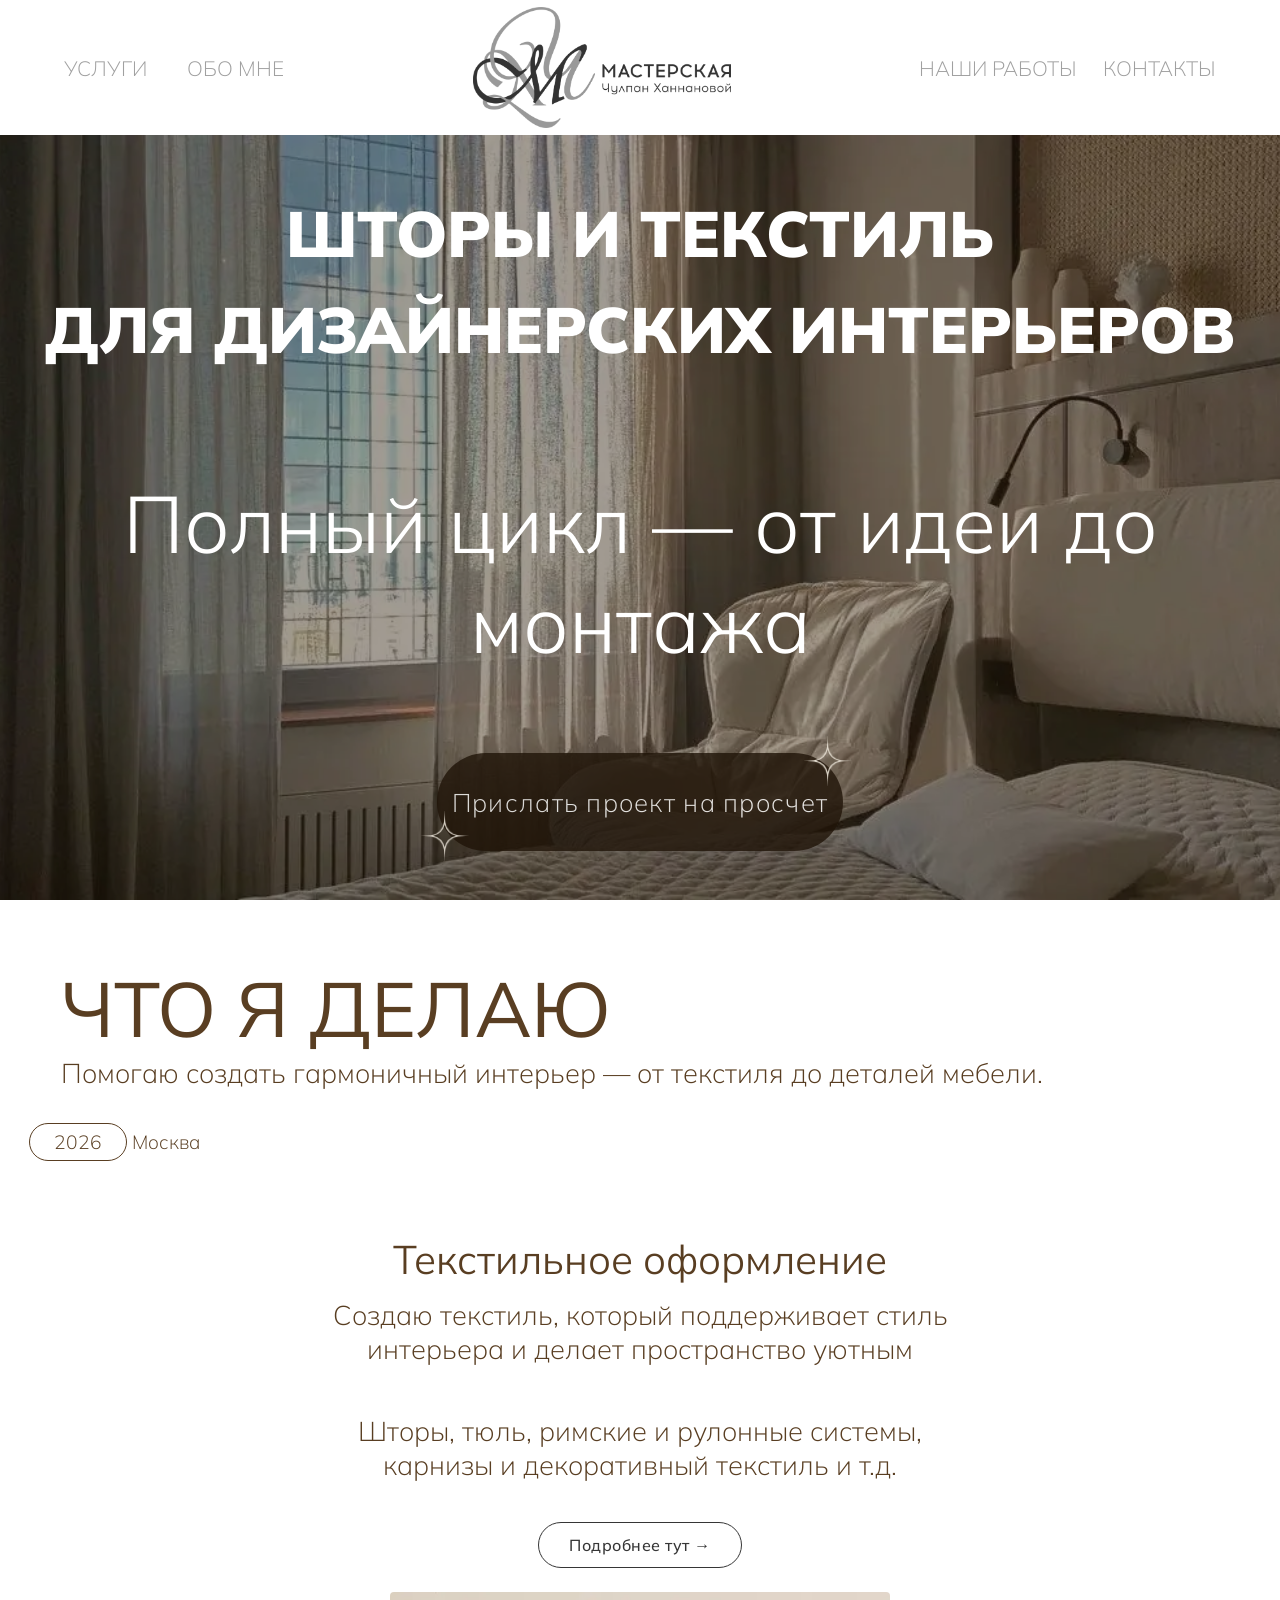
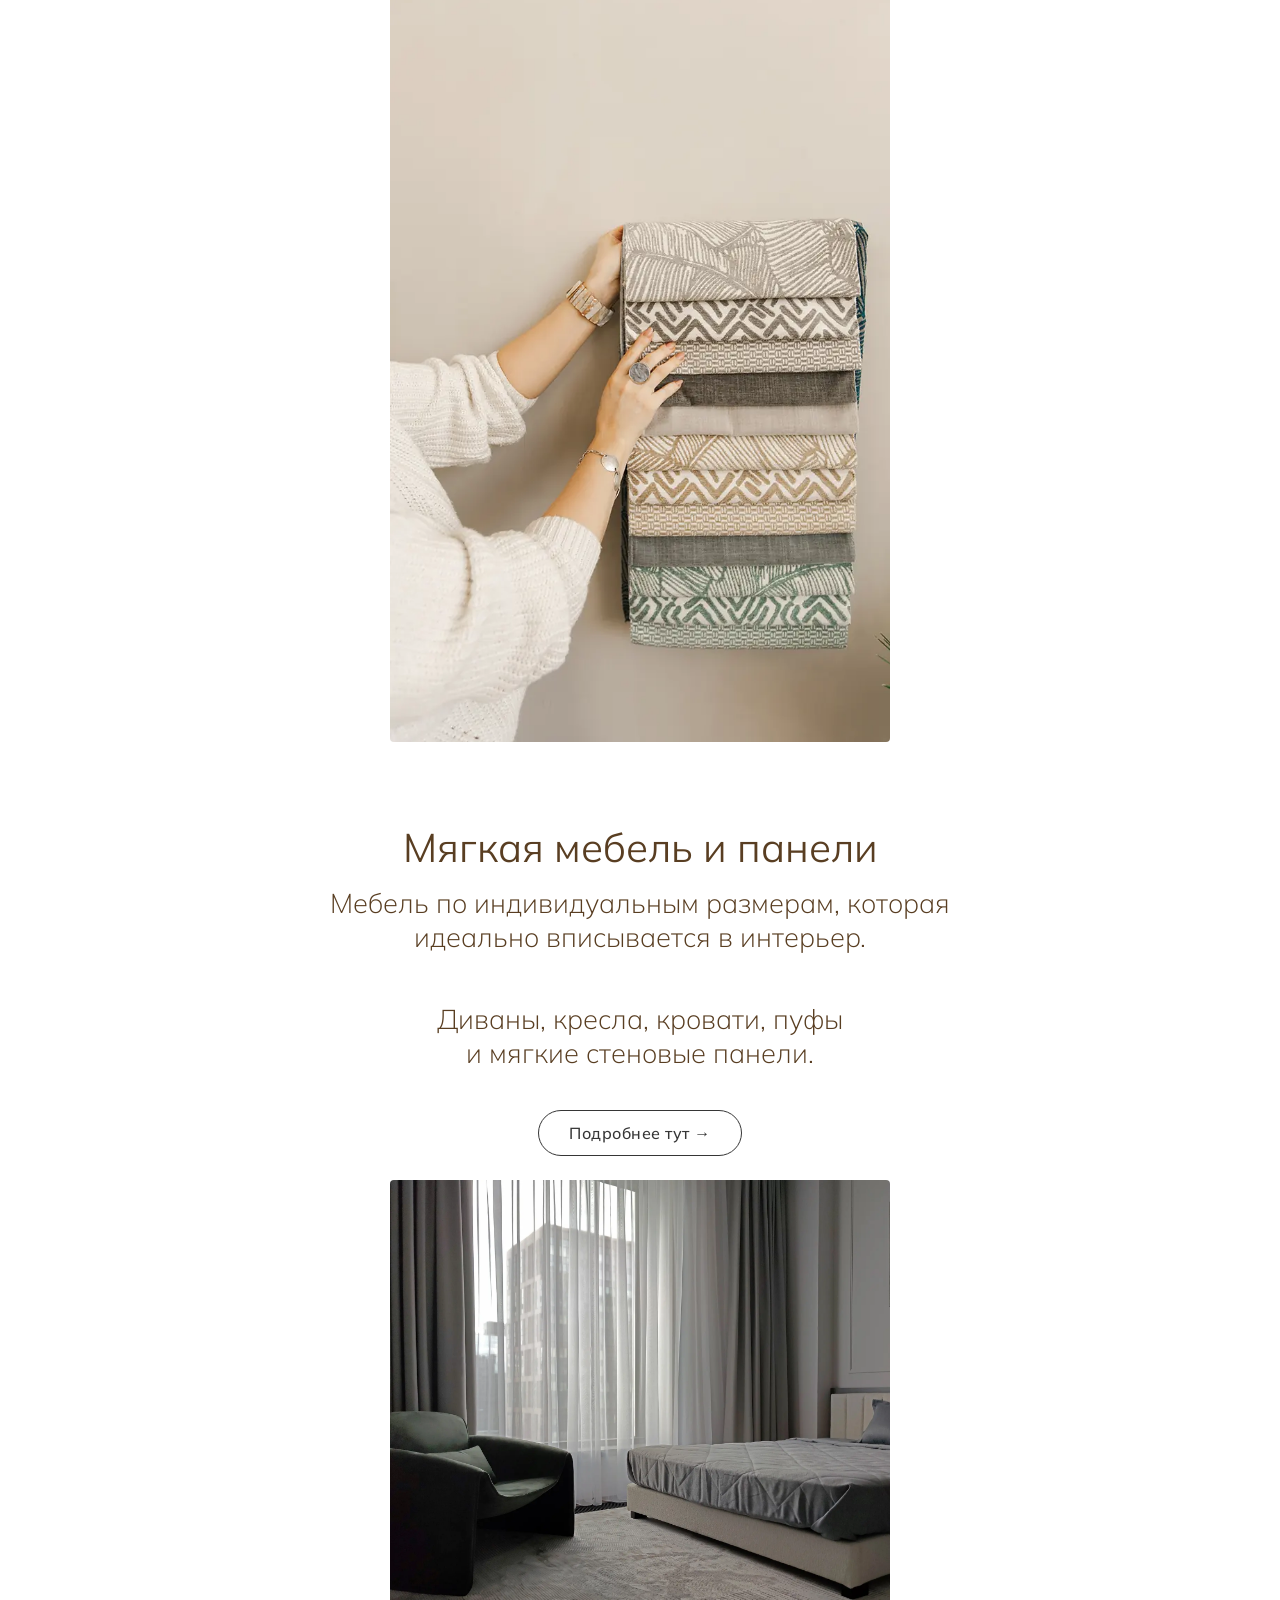
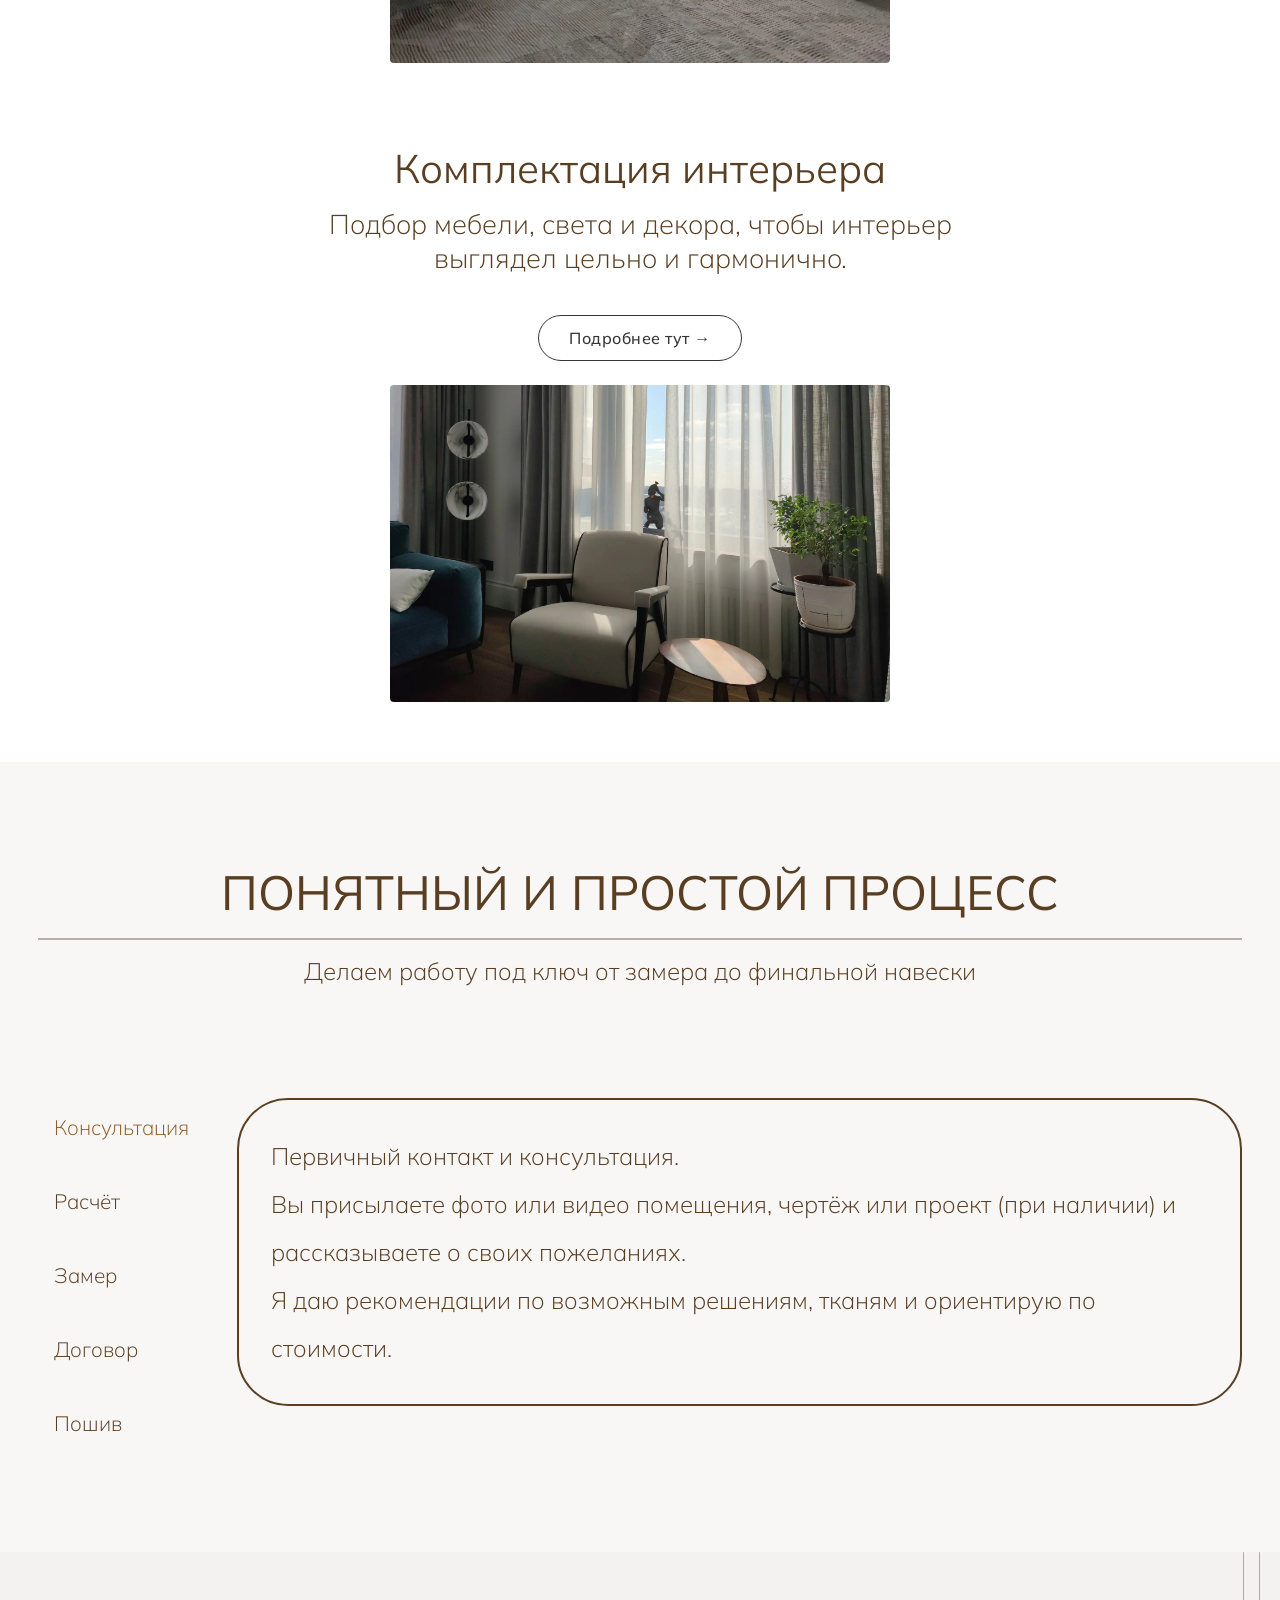
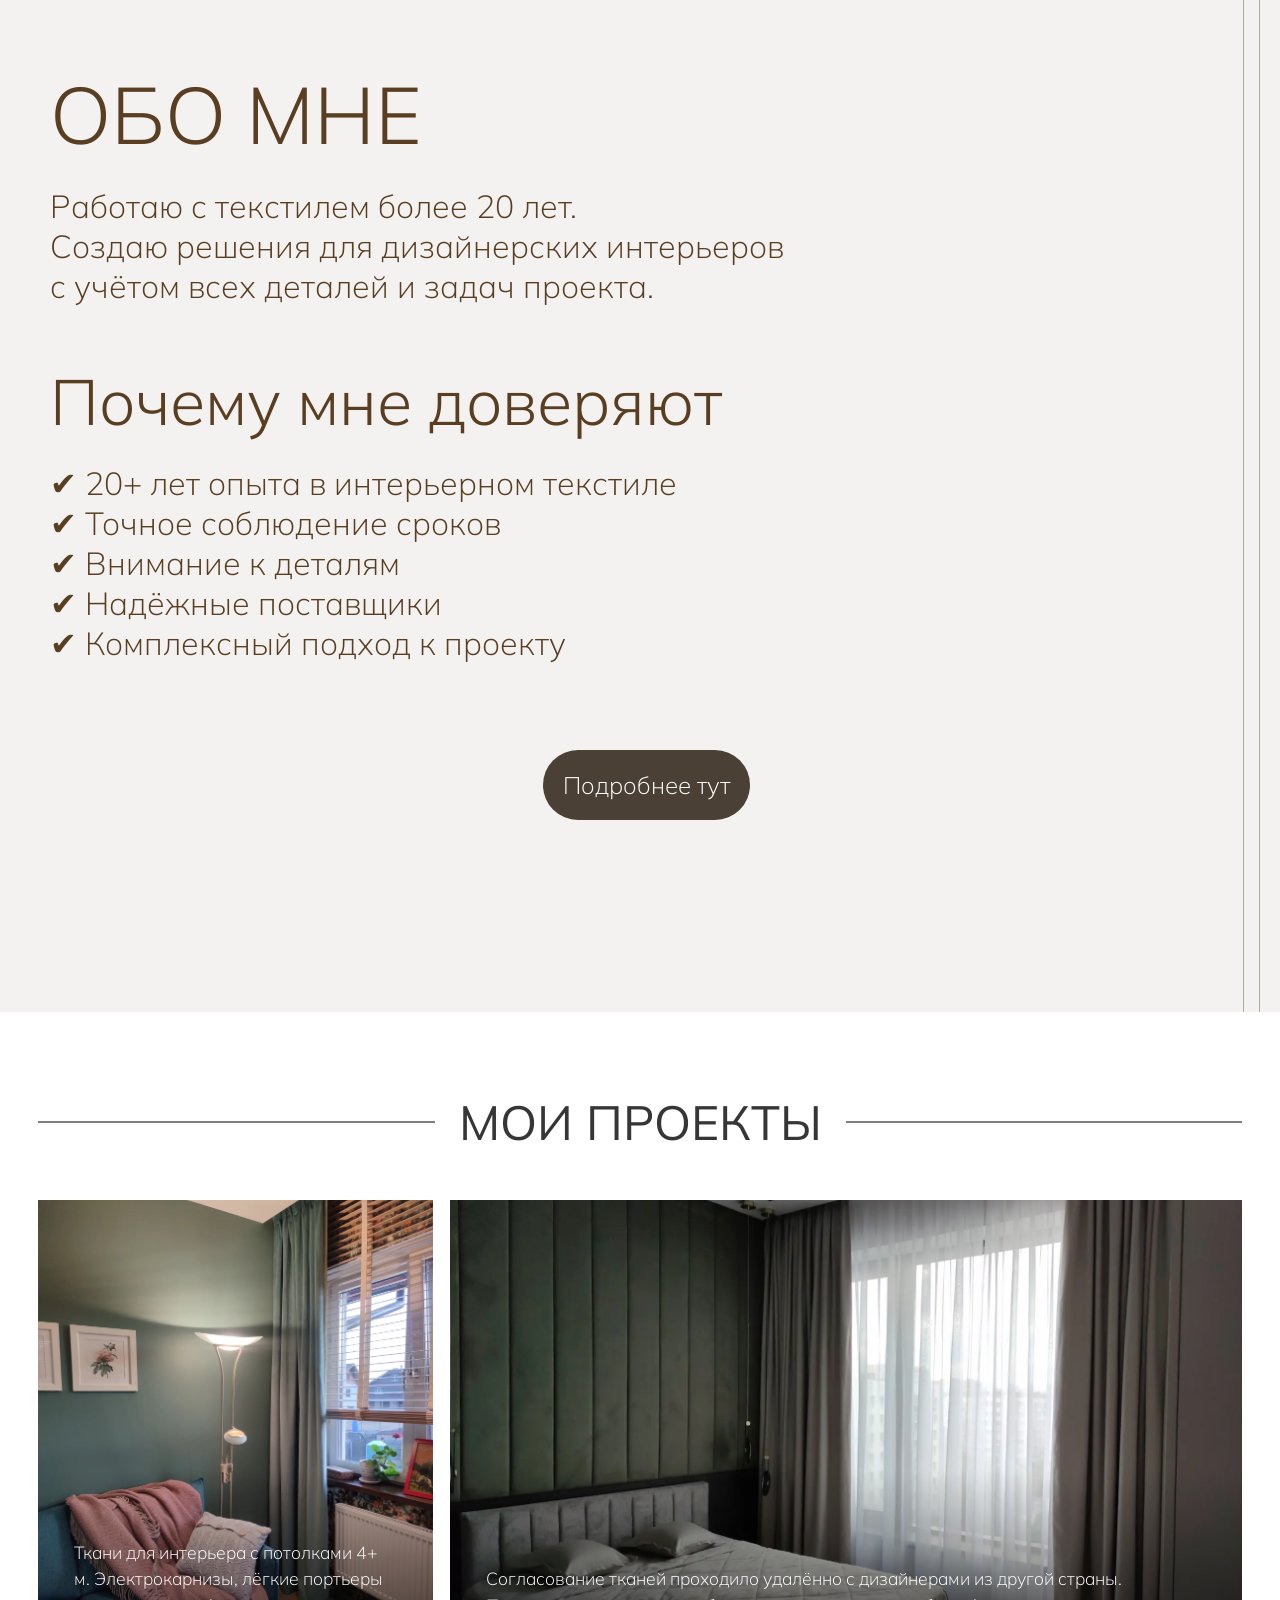
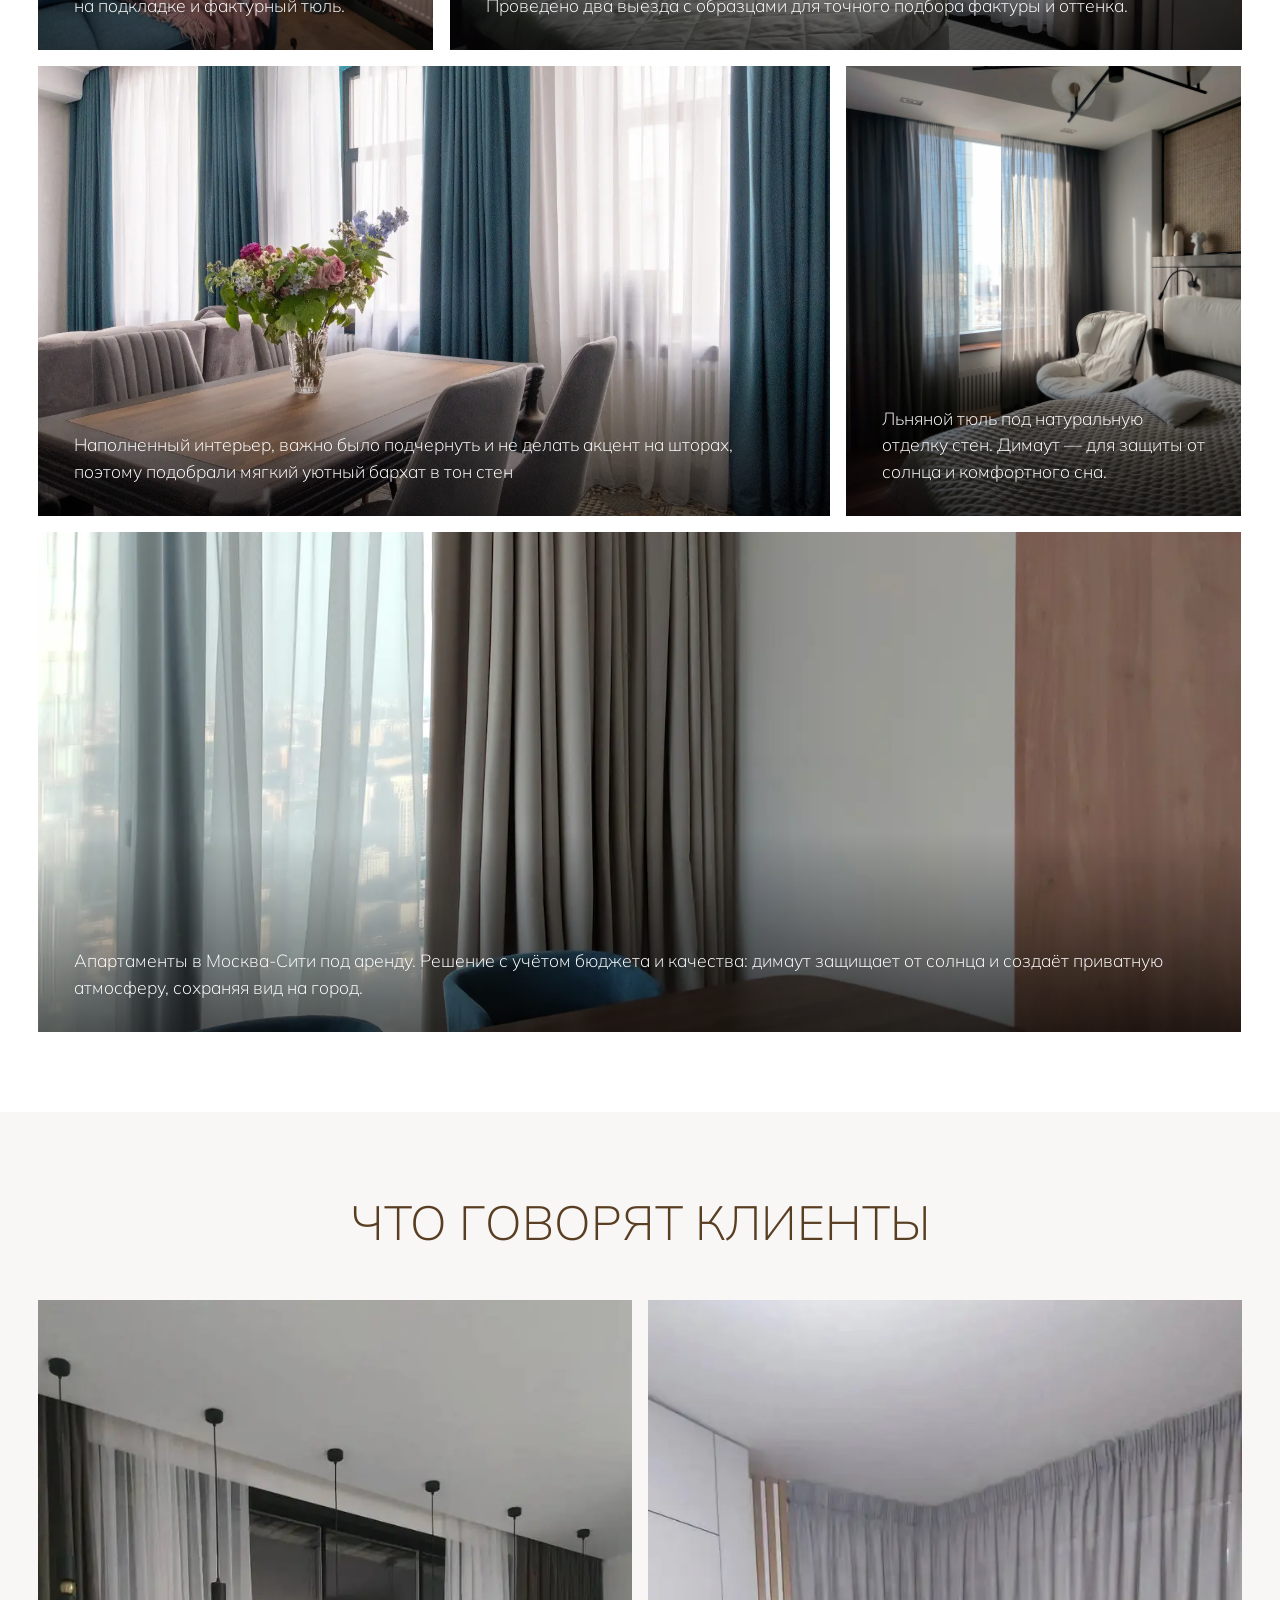
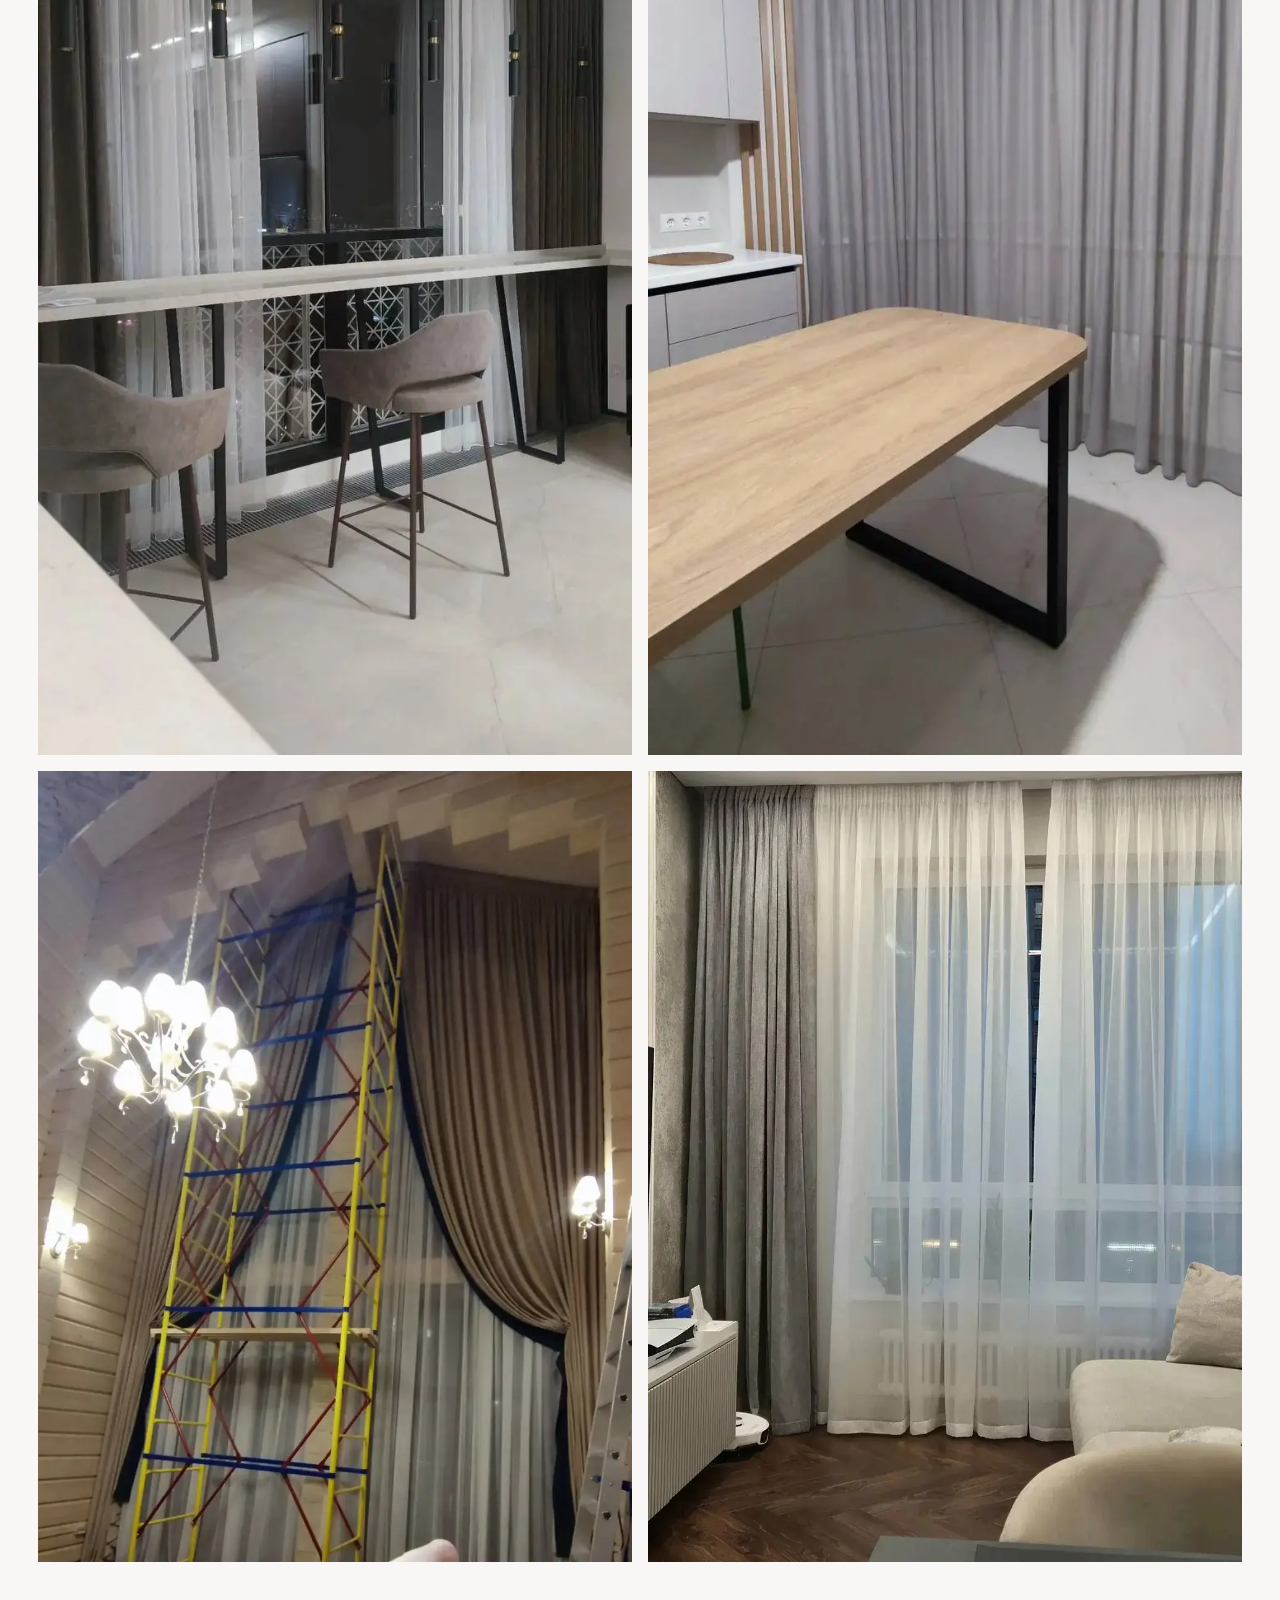
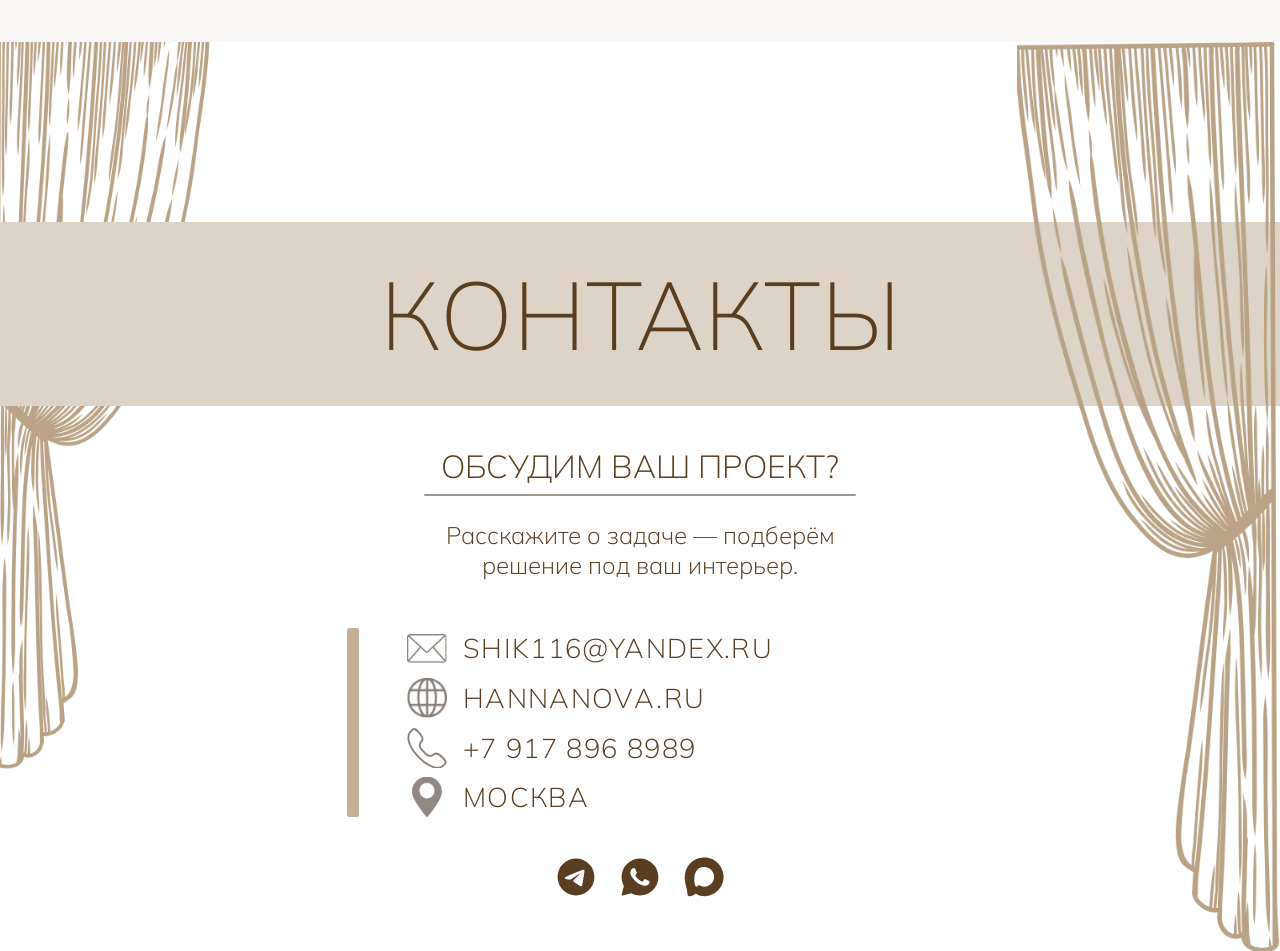
<file: index.html>
<!DOCTYPE html>
<html lang="ru">

<head>
    <meta charset="UTF-8">
    <meta name="viewport" content="width=device-width, initial-scale=1.0">
    <meta name="robots" content="index, follow">
    <meta name="description" content="Шторы и текстиль премиум-класса для дизайнерских интерьеров в Москве. Полный цикл от идеи до монтажа. Чулпан Ханнанова">
    <meta name="author" content="Чулпан Ханнанова">

    <title>Шторы и текстиль для дизайнерских интерьеров | Мастерская Чулпан Ханнановой</title>
    
    <!-- Open Graph -->
    <meta property="og:title" content="Шторы и текстиль для дизайнерских интерьеров">
    <meta property="og:description" content="Полный цикл — от идеи до монтажа. Москва.">
    <meta property="og:type" content="website">

    <meta property="og:image" content="https://thebucagod.github.io/Business-card-website/assets/imgs/hero-bg.webp">
    
    <!-- DEKSTOP STYLES -->
    <link rel="stylesheet" href="css/index/reset.css">
    <link rel="stylesheet" href="css/index/header.css">
    <link rel="stylesheet" href="css/index/hero.css">
    <link rel="stylesheet" href="css/index/what-i-do.css">
    <link rel="stylesheet" href="css/index/process.css">
    <link rel="stylesheet" href="css/index/about.css">
    <link rel="stylesheet" href="css/index/projects.css">
    <link rel="stylesheet" href="css/index/reviews.css">
    <link rel="stylesheet" href="css/index/footer.css">
    <link rel="stylesheet" href="css/index/responsive.css">

    <!-- MOBILE STYLES -->
    <link rel="stylesheet" href="css/index/mobile/m_header.css">
    <link rel="stylesheet" href="css/index/mobile/m_hero.css">
    <link rel="stylesheet" href="css/index/mobile/m_what-i-do.css">
    <link rel="stylesheet" href="css/index/mobile/m_process.css">
    <link rel="stylesheet" href="css/index/mobile/m_about.css">
    <link rel="stylesheet" href="css/index/mobile/m_projects.css">
    <link rel="stylesheet" href="css/index/mobile/m_reviews.css">
    <link rel="stylesheet" href="css/index/mobile/m_footer.css">

    <link rel="preload" as="image" href="assets/imgs/hero-bg.webp">
    <link rel="icon" href="assets/imgs/favicon.ico">
    <link rel="preconnect" href="https://fonts.googleapis.com">
    <link rel="preconnect" href="https://fonts.gstatic.com" crossorigin>
    <link rel="canonical" href="https://thebucagod.github.io/Business-card-website/">

    <script type="application/ld+json">
        {
        "@context": "https://schema.org",
        "@type": "LocalBusiness",
        "name": "Мастерская Чулпан Ханнановой",
        "description": "Шторы и текстиль премиум-класса для дизайнерских интерьеров",
        "address": {
            "@type": "PostalAddress",
            "addressLocality": "Москва",
            "addressCountry": "RU"
        },
        "telephone": "+7 917 896 8989",
        "email": "SHIK116@yandex.ru",
        "url": "https://thebucagod.github.io/Business-card-website/",
        "image": "https://thebucagod.github.io/Business-card-website/assets/imgs/hero-bg.jpg"
        }
    </script>
</head>

<body>
    <header class="header">
        <!-- Услуги, Наши работы, Логотип, Обо мне, Контакты -->
        <nav class = "header__nav">
            <a href = "#what-i-do" class = "header__nav-link">УСЛУГИ</a>
            <a href = "#about" class = "header__nav-link">ОБО МНЕ</a>
            <img src="assets/imgs/logo.png" alt = "Мастерская Чулпан Ханнановой" class = "header__nav-logo">
            <a href = "#projects" class = "header__nav-link">НАШИ РАБОТЫ</a>
            <a href = "#contacts" class = "header__nav-link">КОНТАКТЫ</a>            
        </nav>

        <!-- MOBILE NAVIGATION -->
        <!-- Бургер-кнопка -->
        <img src="assets/imgs/logo.png" alt = "Мастерская Чулпан Ханнановой" class = "header__mobile-logo">

        <button class="header__burger" aria-label="Открыть меню" aria-expanded="false">
            <span class="header__burger-icon"></span>
            <span class="header__burger-icon"></span>
            <span class="header__burger-icon"></span>
        </button>

        <!-- Мобильное меню-оверлей -->
        <div class="header__mobile-overlay" aria-hidden="true">
            <div class="header__mobile-top">
                <img src="assets/imgs/logo.png" alt="Мастерская Чулпан Ханнановой" class="header__mobile-logo">
                <button class="header__close" aria-label="Закрыть меню">✕</button>
            </div>

            <nav class="header__mobile-nav">
                <a href="#what-i-do" class="header__mobile-link">Услуги</a>
                <a href="#projects"   class="header__mobile-link">Наши работы</a>
                <a href="#about"      class="header__mobile-link">Обо мне</a>
            </nav>

            <div class="header__mobile-contacts">
                <a href="tel:+79178968989" class="header__mobile-contact">
                    <img src="assets/imgs/icon-phone.png" alt="" class="header__mobile-contact-icon">
                    +7 (917) 896-89-89
                </a>
                <span class="header__mobile-contact-divider">|</span>
                <a href="mailto:SHIK116@yandex.ru" class="header__mobile-contact">
                    <img src="assets/imgs/icon-email.png" alt="" class="header__mobile-contact-icon">
                    shik116@yandex.ru
                </a>
            </div>
        </div>
    </header>

    <main>
        <!-- HERO -->
        <section class="hero" id="home">
            <div class="hero__content">
                <h1 class = "hero__title">ШТОРЫ И ТЕКСТИЛЬ<br>ДЛЯ ДИЗАЙНЕРСКИХ ИНТЕРЬЕРОВ</h1>
                <p class = "hero__subtitle">Полный цикл — от идеи до монтажа</p>
                <a href="mailto:shik116@yandex.ru?subject=%D0%9F%D1%80%D0%BE%D0%B5%D0%BA%D1%82%20%D0%B4%D0%BB%D1%8F%20%D1%80%D0%B0%D1%81%D1%87%D0%B5%D1%82%D0%B0%20%D1%81%D1%82%D0%BE%D0%B8%D0%BC%D0%BE%D1%81%D1%82%D0%B8"
                target="_blank" rel="noopener noreferrer" class="hero__btn">
                    Прислать проект на просчет
                </a>
        </section>

        <!-- What I do -->
        <section class="what-i-do" id="what-i-do">
            <h2 class="what-i-do__title">ЧТО Я ДЕЛАЮ</h2>
            <p class="what-i-do__subtitle">Помогаю создать гармоничный интерьер — от текстиля до деталей мебели.</p>
            <div class="what-i-do__meta">
                <span class="what-i-do__year">2026</span>
                <span class="what-i-do__city">Москва</span>
            </div>

           <div class="service-row service-row-1">
                <div class="service-row__text">
                    <h3 class="service-row__title">Текстильное оформление</h3>
                    <p class="service-row__desc">Создаю текстиль, который поддерживает стиль<br>интерьера и делает пространство уютным</p>
                    <p class="service-row__list">Шторы, тюль, римские и рулонные системы,<br>карнизы и декоративный текстиль и т.д.</p>
                    <a href="wid_interior-design.html" class="service-row__btn">
                        <span class="service-row__btn-text">Подробнее тут →</span>
                    </a>
                </div>
                <a href="wid_interior-design.html" class="service-row__image-link service-row__image-link--1">
                    <img src="assets/imgs/service1.webp" alt="Текстильное оформление" class="service-row__image">
                    <div class="service-row__overlay">
                        <span class="service-row__overlay-text">Подробнее</span>
                        <span class="service-row__overlay-line"></span>
                    </div>
                </a>
            </div>

            <div class="service-row service-row-2">
                <div class="service-row__text">
                    <h3 class="service-row__title">Мягкая мебель и панели</h3>
                    <p class="service-row__desc">Мебель по индивидуальным размерам, которая<br>идеально вписывается в интерьер.</p>
                    <p class="service-row__list">Диваны, кресла, кровати, пуфы<br>и мягкие стеновые панели.</p>
                    <a href="tex_interior-design.html" class="service-row__btn">
                        <span class="service-row__btn-text">Подробнее тут →</span>
                    </a>                  
                </div>
                <a href="tex_interior-design.html" class="service-row__image-link service-row__image-link--2">
                    <img src="assets/imgs/service2.webp" alt="Мягкая мебель и панели" class="service-row__image">
                    <div class="service-row__overlay">
                        <span class="service-row__overlay-text">Подробнее</span>
                        <span class="service-row__overlay-line"></span>
                    </div>
                </a>
            </div>

            <div class="service-row service-row-3">
                <div class="service-row__text">
                    <h3 class="service-row__title">Комплектация интерьера</h3>
                    <p class="service-row__desc">Подбор мебели, света и декора, чтобы интерьер<br>выглядел цельно и гармонично.</p>
                    <a href="tur-interior-config.html" class="service-row__btn">
                        <span class="service-row__btn-text">Подробнее тут →</span>
                    </a>                      
                </div>
                <a href="tur-interior-config.html" class="service-row__image-link service-row__image-link--3">
                    <img src="assets/imgs/service3.webp" alt="Комплектация интерьера" class="service-row__image">
                    <div class="service-row__overlay">
                        <span class="service-row__overlay-text">Подробнее</span>
                        <span class="service-row__overlay-line"></span>
                    </div>
                </a>
            </div>

            <div class="divider divider--horizontal divider1" style="top: 205px; left: 0; width: 90%;"></div>
            <div class="divider divider--horizontal divider2" style="top: 840px; left: 37.5%; width: 50%;"></div>
            <div class="divider divider--vertical divider3" style="top: 796px; left: 37.5%; height: 500px;"></div>
            <div class="divider divider--horizontal divider4" style="top: 1350px; left: 0%; width: 80%;"></div>
            <div class="divider divider--vertical divider5" style="top: 1350px; left: 59.5%; height: 395px;"></div>

        </section>

        <!-- PROCESS -->
        <section class="process">
            <h2 class="process__title">ПОНЯТНЫЙ И ПРОСТОЙ ПРОЦЕСС</h2>
            <div class="process_line"></div>
            <p class="process__subtitle">Делаем работу под ключ от замера до финальной навески</p>

            <div class="process__body">
                <ul class="process__steps">
                    <li class="process__step process__step--active" data-step="1" data-img="assets/imgs/process1.webp">
                        <span class="process__step-name">Консультация</span>
                        <span class="process__step-number">1</span>
                        <div class="process__step-desc">Первичный контакт и консультация.<br>
                            Вы присылаете фото или видео помещения, чертёж или проект (при наличии) и рассказываете о своих пожеланиях.<br>
                            Я даю рекомендации по возможным решениям, тканям и ориентирую по стоимости.</div>
                    </li>
                    <li class="process__step" data-step="2" data-img="assets/imgs/process2.webp">
                        <span class="process__step-name">Расчёт</span>
                        <span class="process__step-number">2</span>
                        <div class="process__step-desc">Предварительный расчёт.<br>
                            На основе примерных размеров и пожеланий я готовлю ориентировочный расчёт.<br>
                            Если всё подходит, мы договариваемся о выезде на объект.</div>
                    </li>
                    <li class="process__step" data-step="3" data-img="assets/imgs/process3.webp">
                        <span class="process__step-name">Замер</span>
                        <span class="process__step-number">3</span>
                        <div class="process__step-desc">Выезд на замер и подбор тканей.<br>
                            Я приезжаю на объект с образцами тканей, делаю точные замеры и помогаю подобрать оптимальное решение для интерьера.</div>
                    </li>
                    <li class="process__step" data-step="4" data-img="assets/imgs/process4.webp">
                        <span class="process__step-name">Договор</span>
                        <span class="process__step-number">4</span>
                        <div class="process__step-desc">Финальный расчёт и договор.<br>
                            После утверждения всех деталей готовится точная смета.<br>
                            Мы подписываем договор и запускаем проект в работу.</div>
                    </li>
                    <li class="process__step" data-step="5" data-img="assets/imgs/process5.webp">
                        <span class="process__step-name">Пошив</span>
                        <span class="process__step-number">5</span>
                        <div class="process__step-desc">Пошив и монтаж.<br>
                            Изготовление изделий, контроль качества, установка карнизов, навес штор и финальная укладка текстиля.</div>
                    </li>
                </ul>

                <div class="process__content">
                    <p class="process__content-desc">Первичный контакт и консультация.<br>
                        Вы присылаете фото или видео помещения, чертёж или проект (при наличии) и рассказываете о своих пожеланиях.<br>
                        Я даю рекомендации по возможным решениям, тканям и ориентирую по стоимости.</p>
                    <img src="assets/imgs/process1.webp" alt="Консультация" class="process__image">
                </div>
            </div>
        </section>

        <!-- ABOUT -->
        <section class="about" id="about">
            <img src="assets/imgs/about1.webp" alt="" class="about__deco about__deco--top">
            <img src="assets/imgs/about2.webp" alt="" class="about__deco about__deco--bottom">
            <div class="about__inner">
                <div class="about__text">
                    <h2 class="about__title">ОБО МНЕ</h2>

                    <div class="about__photo-wrap">
                        <img src="assets/imgs/about-photo.webp" alt="Чулпан Ханнанова" class="about__photo">
                    </div>

                    <p class="about__desc">Работаю с текстилем более 20 лет.<br>
                        Создаю решения для дизайнерских интерьеров<br>
                        с учётом всех деталей и задач проекта.
                    </p>
                    <h3 class="about__sec-title">Почему мне доверяют</h3>
                    <p class="about__list">
                        ✔ 20+ лет опыта в интерьерном текстиле<br>
                        ✔ Точное соблюдение сроков<br>
                        ✔ Внимание к деталям<br>
                        ✔ Надёжные поставщики<br>
                        ✔ Комплексный подход к проекту
                    </p>
                    <a href="my-way.html" class="about__btn">Подробнее тут</a>
                </div>
                <div class="about__line about__line-first"></div>
                <div class="about__line"></div>
            </div>
        </section>

        <!-- PROJECTS -->
        <section class="projects" id="projects">
            <div class="projects__title">
                <div class="projects__line"></div>
                <h2 class="projects__title--text">МОИ ПРОЕКТЫ</h2>
                <div class="projects__line"></div>
            </div>

            <div class="projects__carousel">
                <button class="projects__arrow projects__arrow--left" type="button" aria-label="Предыдущий проект">
                    <img src="assets/imgs/arrow-left.svg" alt="" draggable="false">
                </button>

                <div class="projects__grid">
                    <div class="projects__left">
                        <!-- Карточка 1 -->
                        <a href="my-proj-page.html#proj-section-1" class="projects__card projects__card--1">
                            <p class="projects__card-text">Ткани для интерьера с потолками 4+ м.
                                Электрокарнизы, лёгкие портьеры на подкладке и фактурный тюль.</p>
                            <div class="projects__overlay">
                                <span class="projects__overlay-text">Подробнее тут →</span>
                            </div>    
                        </a>
                        
                        <!-- Карточка 2 -->
                        <a href="my-proj-page.html#proj-section-2" class="projects__card projects__card--2">
                            <p class="projects__card-text">Согласование тканей проходило удалённо с дизайнерами из другой страны.
                                Проведено два выезда с образцами для точного подбора фактуры и оттенка.</p>
                            <div class="projects__overlay">
                                <span class="projects__overlay-text">Подробнее тут →</span>
                            </div> 
                        </a>
                        
                        <!-- Карточка 3 -->
                        <a href="my-proj-page.html#proj-section-3" class="projects__card projects__card--3">
                            <p class="projects__card-text">Наполненный интерьер, важно было подчернуть и не делать акцент на шторах,
                                поэтому подобрали мягкий уютный бархат в тон стен</p>
                            <div class="projects__overlay">
                                <span class="projects__overlay-text">Подробнее тут →</span>
                            </div> 
                        </a>
                        
                        <!-- Карточка 4 -->
                        <a href="my-proj-page.html#proj-section-4" class="projects__card projects__card--4">
                            <p class="projects__card-text">Льняной тюль под натуральную отделку стен.
                                Димаут — для защиты от солнца и комфортного сна.</p>
                            <div class="projects__overlay">
                                <span class="projects__overlay-text">Подробнее тут →</span>
                            </div> 
                        </a>
                    </div>

                    <!-- Карточка 5 -->
                    <a href="my-proj-page.html#proj-section-5" class="projects__card projects__card--5">
                        <p class="projects__card-text">Апартаменты в Москва-Сити под аренду.
                            Решение с учётом бюджета и качества: димаут защищает от солнца и создаёт приватную атмосферу,
                            сохраняя вид на город.</p>
                        <div class="projects__overlay">
                            <span class="projects__overlay-text">Подробнее тут →</span>
                        </div>
                    </a>
                </div>

                <button class="projects__arrow projects__arrow--right" type="button" aria-label="Следующий проект">
                    <img src="assets/imgs/arrow-right.svg" alt="" draggable="false">
                </button>
            </div>
        </section>

        <!-- REVIEWS -->
        <section class="reviews" id="reviews">
            <h2 class="reviews__title">ЧТО ГОВОРЯТ КЛИЕНТЫ</h2>

            <div class="reviews__carousel">
                <button class="reviews__arrow reviews__arrow--left" type="button" aria-label="Предыдущий отзыв">
                    <img src="assets/imgs/arrow-left.svg" alt="" draggable="false">
                </button>

                <div class="reviews__grid">
                    <div class="reviews__card">
                        <img src="assets/imgs/client-1.webp" alt="Клиент 1" class="reviews__photo">

                        <div class="reviews__finger-hint">
                            <img src="assets/imgs/finger-tap.svg" alt="Нажмите для просмотра отзыва">
                        </div>

                        <div class="reviews__overlay">
                            <img src="assets/imgs/review-1.webp" alt="Отзыв 1" class="reviews__review-photo">
                        </div>
                    </div>

                    <div class="reviews__card">
                        <img src="assets/imgs/client-2.webp" alt="Клиент 2" class="reviews__photo">

                        <div class="reviews__finger-hint">
                            <img src="assets/imgs/finger-tap.svg" alt="Нажмите для просмотра отзыва">
                        </div>

                        <div class="reviews__overlay">
                            <img src="assets/imgs/review-2.webp" alt="Отзыв 2" class="reviews__review-photo">
                        </div>
                    </div>

                    <div class="reviews__card">
                        <img src="assets/imgs/client-3.webp" alt="Клиент 3" class="reviews__photo">

                        <div class="reviews__finger-hint">
                            <img src="assets/imgs/finger-tap.svg" alt="Нажмите для просмотра отзыва">
                        </div>

                        <div class="reviews__overlay">
                            <img src="assets/imgs/review-3.webp" alt="Отзыв 3" class="reviews__review-photo">
                        </div>
                    </div>

                    <div class="reviews__card">
                        <img src="assets/imgs/client-4.webp" alt="Клиент 4" class="reviews__photo">

                        <div class="reviews__finger-hint">
                            <img src="assets/imgs/finger-tap.svg" alt="Нажмите для просмотра отзыва">
                        </div>

                        <div class="reviews__overlay">
                            <img src="assets/imgs/review-4.webp" alt="Отзыв 4" class="reviews__review-photo">
                        </div>
                    </div>
                </div>

                <button class="reviews__arrow reviews__arrow--right" type="button" aria-label="Следующий отзыв">
                    <img src="assets/imgs/arrow-right.svg" alt="" draggable="false">
                </button>
            </div>

            <!-- Индикаторы-точки -->
            <div class="reviews__dots">
                <button class="reviews__dot reviews__dot--active" type="button" aria-label="Отзыв 1"></button>
                <button class="reviews__dot" type="button" aria-label="Отзыв 2"></button>
                <button class="reviews__dot" type="button" aria-label="Отзыв 3"></button>
                <button class="reviews__dot" type="button" aria-label="Отзыв 4"></button>
            </div>
        </section>
    </main>    

    <footer class="footer" id="contacts">
        <img src="assets/imgs/footer-curtain-left.webp" alt="" class="footer__curtain footer__curtain--left">
        <img src="assets/imgs/footer-curtain-right.webp" alt="" class="footer__curtain footer__curtain--right">

        <div class="footer__contacts-bar">
            <h2 class="footer__title">КОНТАКТЫ</h2>
        </div>

        <div class="footer__body">
            <p class="footer__tagline">ОБСУДИМ ВАШ ПРОЕКТ?</p>
            <div class="footer__tagline-line"></div>
            <p class="footer__subtitle">Расскажите о задаче — подберём<br>решение под ваш интерьер.</p>

            <div class="footer__contacts">
                <div class="footer__contacts-line"></div>
                <ul class="footer__contacts-list">
                    <li class="footer__contacts-item">
                        <img src="assets/imgs/icon-email.png" alt="" class="footer__icon">
                        <a href="mailto:SHIK116@yandex.ru" class="footer__link">SHIK116@YANDEX.RU</a>
                    </li>
                    <li class="footer__contacts-item">
                        <img src="assets/imgs/icon-web.png" alt="" class="footer__icon">
                        <a href="https://hannanova.ru" class="footer__link">HANNANOVA.RU</a>
                    </li>
                    <li class="footer__contacts-item">
                        <img src="assets/imgs/icon-phone.png" alt="" class="footer__icon">
                        <a href="tel:+79178968989" class="footer__link">+7 917 896 8989</a>
                    </li>
                    <li class="footer__contacts-item">
                        <img src="assets/imgs/icon-geo.png" alt="" class="footer__icon">
                        <span class="footer__link">МОСКВА</span>
                    </li>
                </ul>
            </div>
            <div class="footer__socials">
                    <a href="https://t.me/hannanova_ru" target="_blank" rel="noopener noreferrer" class="footer__social-link">
                        <img src="assets/imgs/icon-telegram.svg" alt="" class="footer__social-icon">
                    </a>
                    <a href="https://wa.me/79178968989" target="_blank" rel="noopener noreferrer" class="footer__social-link">
                        <img src="assets/imgs/icon-whatsapp.svg" alt="" class="footer__social-icon">
                    </a>
                    <a href="https://max.ru/u/f9LHodD0cOL8kAVi_cLZDJOpZzd4cfjNeUqt9m03OmmyYKvYtC_n1snoGy8" target="_blank" rel="noopener noreferrer" class="footer__social-link">
                        <img src="assets/imgs/icon-max.svg" alt="" class="footer__social-icon">
                    </a>
                </div>
        </div>
    </footer>

    <script src="js/process.js"></script>
    <script src="js/mobile/index-mobile-menu.js"></script>
    <script src="js/mobile/index-mobile-carousel.js"></script>
</body>
</html>
</file>
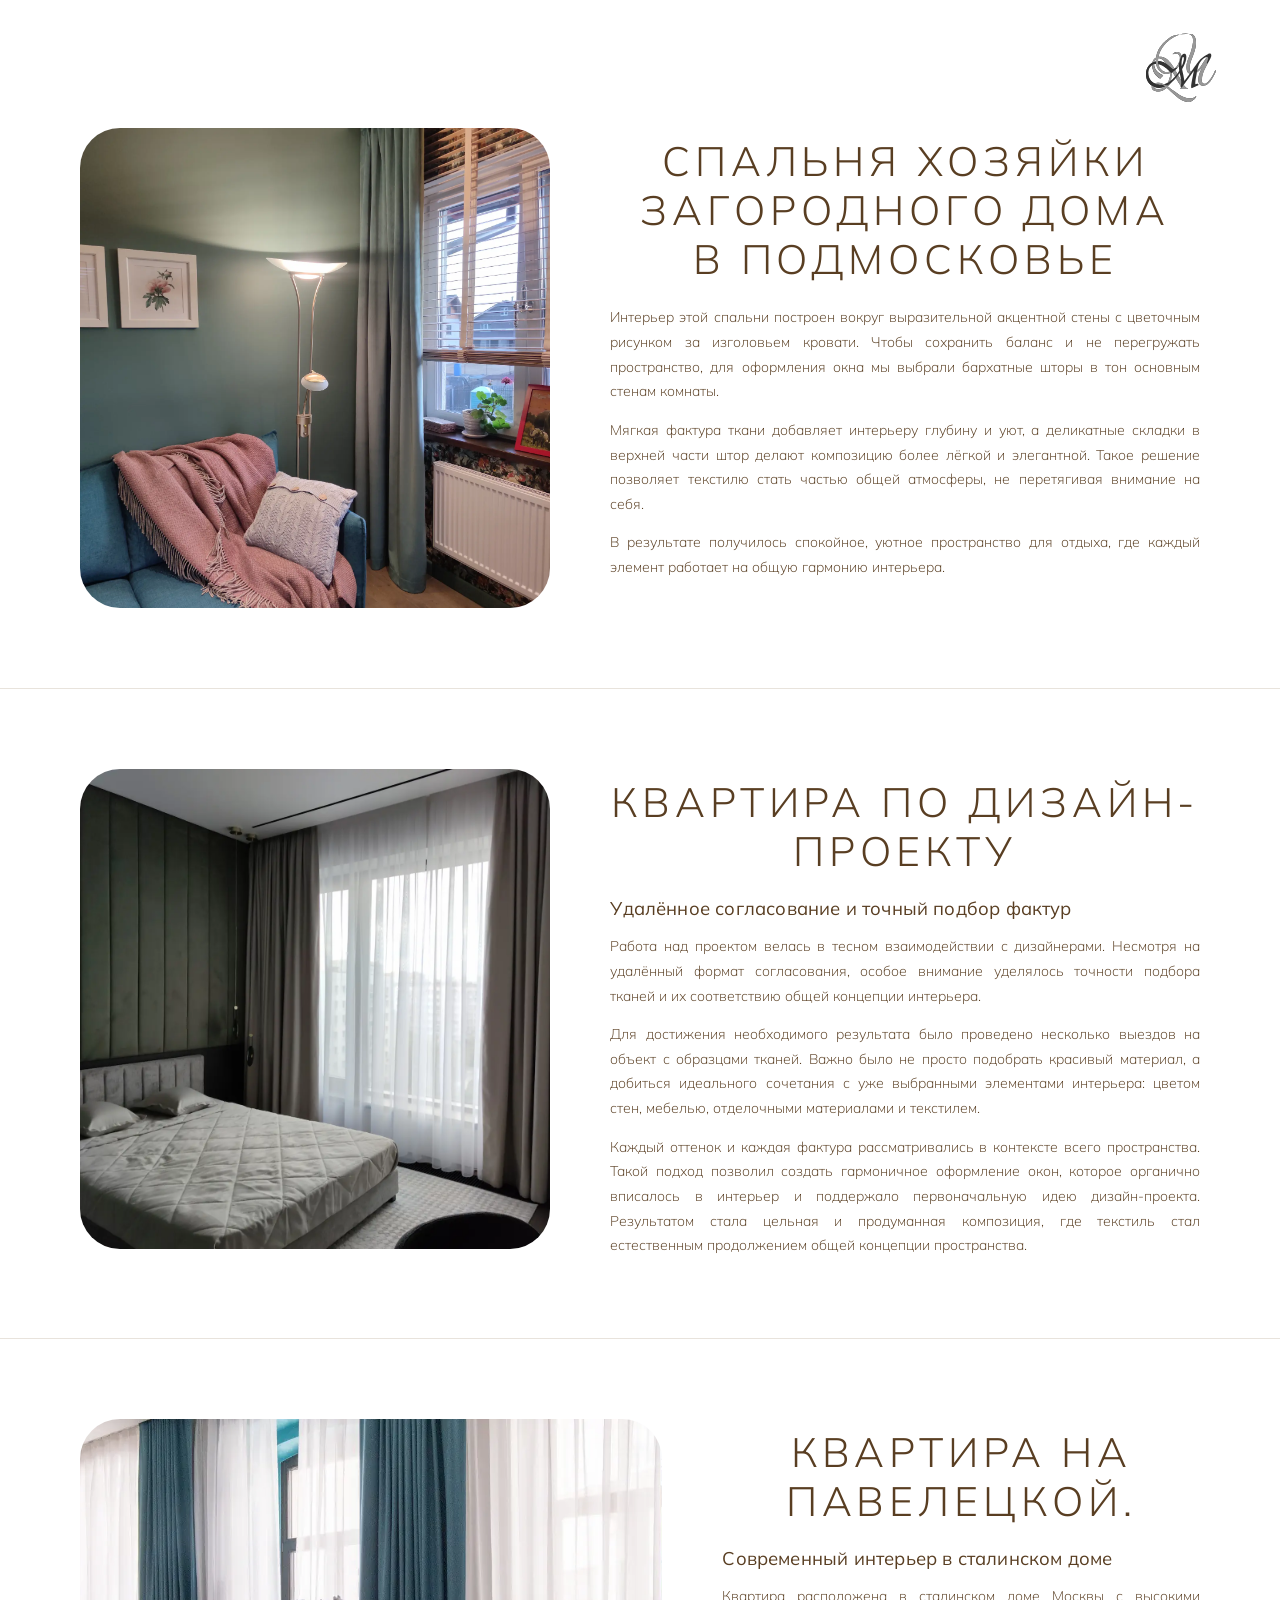
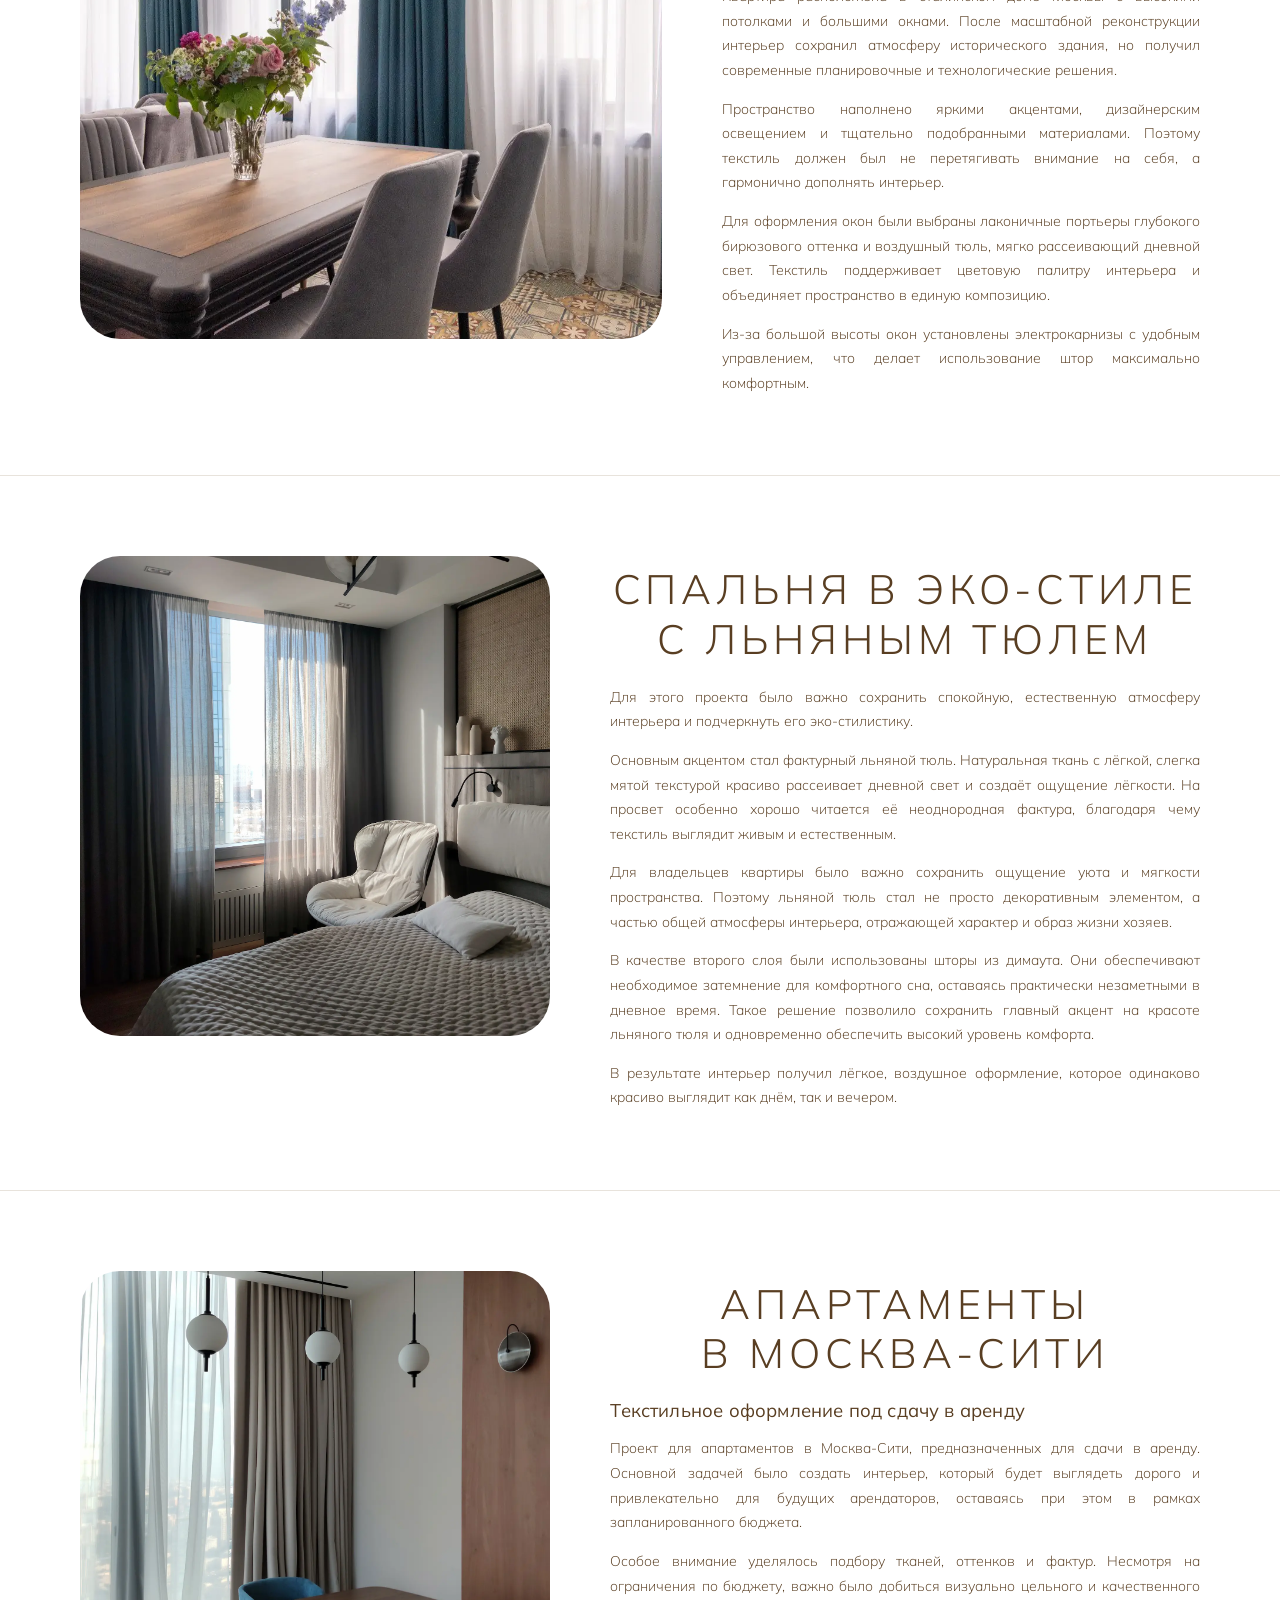
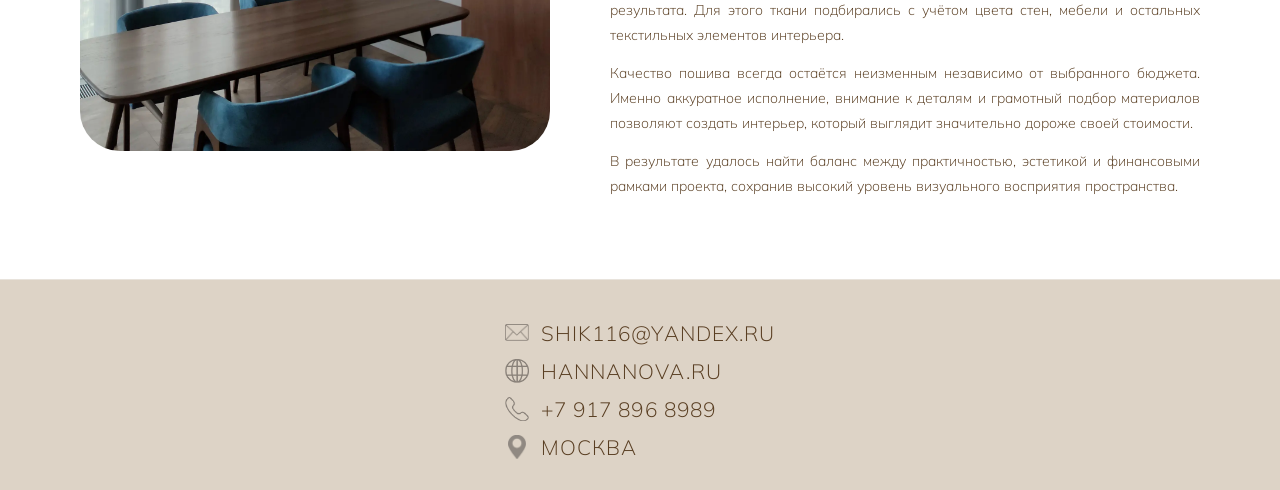
<file: my-proj-page.html>
<!DOCTYPE html>
<html lang="ru">

<head>
    <meta charset="UTF-8">
    <meta name="viewport" content="width=device-width, initial-scale=1.0">
    <meta name="robots" content="index, follow">
    <meta name="description" content="Примеры проектов — текстильное оформление интерьеров. Шторы, тюль, карнизы. Мастерская Чулпан Ханнановой.">

    <title>Мои проекты | Мастерская Чулпан Ханнановой</title>

    <meta property="og:title" content="Мои проекты | Мастерская Чулпан Ханнановой">
    <meta property="og:description" content="Примеры реализованных проектов — текстильное оформление интерьеров в Москве.">
    <meta property="og:type" content="website">
    <meta property="og:image" content="https://thebucagod.github.io/Business-card-website/assets/imgs/service1.webp">

    <link rel="stylesheet" href="css/index/reset.css">
    <link rel="stylesheet" href="css/add-page_footer-header/add-page_header.css">
    <link rel="stylesheet" href="css/add-page_footer-header/add-page_footer.css">
    <link rel="stylesheet" href="css/my-proj-page/cssmy-proj-page.css">
    <link rel="stylesheet" href="css/my-proj-page/responsive.css">
    <link rel="stylesheet" href="css/my-proj-page/m_my-proj-page.css">

    <link rel="icon" href="assets/imgs/favicon.ico">
    <link rel="canonical" href="https://thebucagod.github.io/Business-card-website/my-proj-page.html">
</head>

<body>
    <main class="my-proj-page">

        <a href="index.html" class="my-way-page__home" title="Вернуться на главную">
            <img src="assets/imgs/favicon.svg" alt="На главную" class="my-way-page__home-icon">
        </a>

        <!-- ═══════════════════════════════════════════════
            СЕКЦИЯ 1 — Спальня хозяйки загородного дома
        ════════════════════════════════════════════════ -->
        <section class="proj-section"  id="proj-section-1">

            <div class="proj-section__img-wrap">
                <img
                    src="assets/imgs/project-1.webp"
                    alt="Спальня хозяйки загородного дома в Подмосковье — бархатные шторы в тон стен"
                >
            </div>

            <div class="proj-section__content">
                <h1 class="proj-section__title">Спальня хозяйки<br>загородного дома<br>в Подмосковье</h1>
                <div class="proj-section__body">
                    <p>Интерьер этой спальни построен вокруг выразительной акцентной стены с цветочным рисунком за изголовьем кровати. Чтобы сохранить баланс и не перегружать пространство, для оформления окна мы выбрали бархатные шторы в тон основным стенам комнаты.</p>
                    <p>Мягкая фактура ткани добавляет интерьеру глубину и уют, а деликатные складки в верхней части штор делают композицию более лёгкой и элегантной. Такое решение позволяет текстилю стать частью общей атмосферы, не перетягивая внимание на себя.</p>
                    <p>В результате получилось спокойное, уютное пространство для отдыха, где каждый элемент работает на общую гармонию интерьера.</p>
                </div>
            </div>

        </section>


        <!-- ═══════════════════════════════════════════════
            СЕКЦИЯ 2 — Квартира по дизайн-проекту
        ════════════════════════════════════════════════ -->
        <section class="proj-section"  id="proj-section-2">

            <div class="proj-section__img-wrap">
                <img
                    src="assets/imgs/project-2.webp"
                    alt="Квартира по дизайн-проекту — удалённое согласование и точный подбор фактур"
                >
            </div>

            <div class="proj-section__content">
                <h2 class="proj-section__title">Квартира по дизайн-проекту</h2>
                <p class="proj-section__subtitle">Удалённое согласование и точный подбор фактур</p>
                <div class="proj-section__body">
                    <p>Работа над проектом велась в тесном взаимодействии с дизайнерами. Несмотря на удалённый формат согласования, особое внимание уделялось точности подбора тканей и их соответствию общей концепции интерьера.</p>
                    <p>Для достижения необходимого результата было проведено несколько выездов на объект с образцами тканей. Важно было не просто подобрать красивый материал, а добиться идеального сочетания с уже выбранными элементами интерьера: цветом стен, мебелью, отделочными материалами и текстилем.</p>
                    <p>Каждый оттенок и каждая фактура рассматривались в контексте всего пространства. Такой подход позволил создать гармоничное оформление окон, которое органично вписалось в интерьер и поддержало первоначальную идею дизайн-проекта. Результатом стала цельная и продуманная композиция, где текстиль стал естественным продолжением общей концепции пространства.</p>
                </div>
            </div>

        </section>


        <!-- ═══════════════════════════════════════════════
            СЕКЦИЯ 3 — Квартира на Павелецкой
        ════════════════════════════════════════════════ -->
        <section class="proj-section proj-section--wide-img" id="proj-section-3">

            <div class="proj-section__img-wrap">
                <img
                    src="assets/imgs/project-3.webp"
                    alt="Квартира на Павелецкой — современный интерьер в сталинском доме, бирюзовые портьеры"
                >
            </div>

            <div class="proj-section__content">
                <h2 class="proj-section__title">Квартира на Павелецкой.</h2>
                <p class="proj-section__subtitle">Современный интерьер в сталинском доме</p>
                <div class="proj-section__body">
                    <p>Квартира расположена в сталинском доме Москвы с высокими потолками и большими окнами. После масштабной реконструкции интерьер сохранил атмосферу исторического здания, но получил современные планировочные и технологические решения.</p>
                    <p>Пространство наполнено яркими акцентами, дизайнерским освещением и тщательно подобранными материалами. Поэтому текстиль должен был не перетягивать внимание на себя, а гармонично дополнять интерьер.</p>
                    <p>Для оформления окон были выбраны лаконичные портьеры глубокого бирюзового оттенка и воздушный тюль, мягко рассеивающий дневной свет. Текстиль поддерживает цветовую палитру интерьера и объединяет пространство в единую композицию.</p>
                    <p>Из-за большой высоты окон установлены электрокарнизы с удобным управлением, что делает использование штор максимально комфортным.</p>
                </div>
            </div>

        </section>


        <!-- ═══════════════════════════════════════════════
            СЕКЦИЯ 4 — Спальня в эко-стиле с льняным тюлем
        ════════════════════════════════════════════════ -->
        <section class="proj-section" id="proj-section-4">

            <div class="proj-section__img-wrap">
                <img
                    src="assets/imgs/project-4.webp"
                    alt="Спальня в эко-стиле — льняной тюль и шторы из димаута"
                >
            </div>

            <div class="proj-section__content">
                <h2 class="proj-section__title">Спальня в эко-стиле<br>с льняным тюлем</h2>
                <div class="proj-section__body">
                    <p>Для этого проекта было важно сохранить спокойную, естественную атмосферу интерьера и подчеркнуть его эко-стилистику.</p>
                    <p>Основным акцентом стал фактурный льняной тюль. Натуральная ткань с лёгкой, слегка мятой текстурой красиво рассеивает дневной свет и создаёт ощущение лёгкости. На просвет особенно хорошо читается её неоднородная фактура, благодаря чему текстиль выглядит живым и естественным.</p>
                    <p>Для владельцев квартиры было важно сохранить ощущение уюта и мягкости пространства. Поэтому льняной тюль стал не просто декоративным элементом, а частью общей атмосферы интерьера, отражающей характер и образ жизни хозяев.</p>
                    <p>В качестве второго слоя были использованы шторы из димаута. Они обеспечивают необходимое затемнение для комфортного сна, оставаясь практически незаметными в дневное время. Такое решение позволило сохранить главный акцент на красоте льняного тюля и одновременно обеспечить высокий уровень комфорта.</p>
                    <p>В результате интерьер получил лёгкое, воздушное оформление, которое одинаково красиво выглядит как днём, так и вечером.</p>
                </div>
            </div>

        </section>


        <!-- ═══════════════════════════════════════════════
            СЕКЦИЯ 5 — Апартаменты в Москва-Сити
        ════════════════════════════════════════════════ -->
        <section class="proj-section" id="proj-section-5">

            <div class="proj-section__img-wrap">
                <img
                    src="assets/imgs/project-5.webp"
                    alt="Апартаменты в Москва-Сити — текстильное оформление под сдачу в аренду"
                >
            </div>

            <div class="proj-section__content">
                <h2 class="proj-section__title">Апартаменты<br>в Москва-Сити</h2>
                <p class="proj-section__subtitle">Текстильное оформление под сдачу в аренду</p>
                <div class="proj-section__body">
                    <p>Проект для апартаментов в Москва-Сити, предназначенных для сдачи в аренду. Основной задачей было создать интерьер, который будет выглядеть дорого и привлекательно для будущих арендаторов, оставаясь при этом в рамках запланированного бюджета.</p>
                    <p>Особое внимание уделялось подбору тканей, оттенков и фактур. Несмотря на ограничения по бюджету, важно было добиться визуально цельного и качественного результата. Для этого ткани подбирались с учётом цвета стен, мебели и остальных текстильных элементов интерьера.</p>
                    <p>Качество пошива всегда остаётся неизменным независимо от выбранного бюджета. Именно аккуратное исполнение, внимание к деталям и грамотный подбор материалов позволяют создать интерьер, который выглядит значительно дороже своей стоимости.</p>
                    <p>В результате удалось найти баланс между практичностью, эстетикой и финансовыми рамками проекта, сохранив высокий уровень визуального восприятия пространства.</p>
                </div>
            </div>

        </section>

    </main>


    <footer class="add-footer">
        <ul class="add-footer__contacts">
            <li class="add-footer__item">
                <img src="assets/imgs/icon-email.png" alt="" class="add-footer__icon">
                <a href="mailto:SHIK116@yandex.ru" class="add-footer__link">SHIK116@YANDEX.RU</a>
            </li>
            <li class="add-footer__item">
                <img src="assets/imgs/icon-web.png" alt="" class="add-footer__icon">
                <a href="https://hannanova.ru" class="add-footer__link">HANNANOVA.RU</a>
            </li>
            <li class="add-footer__item">
                <img src="assets/imgs/icon-phone.png" alt="" class="add-footer__icon">
                <a href="tel:+79178968989" class="add-footer__link">+7 917 896 8989</a>
            </li>
            <li class="add-footer__item">
                <img src="assets/imgs/icon-geo.png" alt="" class="add-footer__icon">
                <span class="add-footer__link">МОСКВА</span>
            </li>
        </ul>
    </footer>
</body>
</html>
</file>
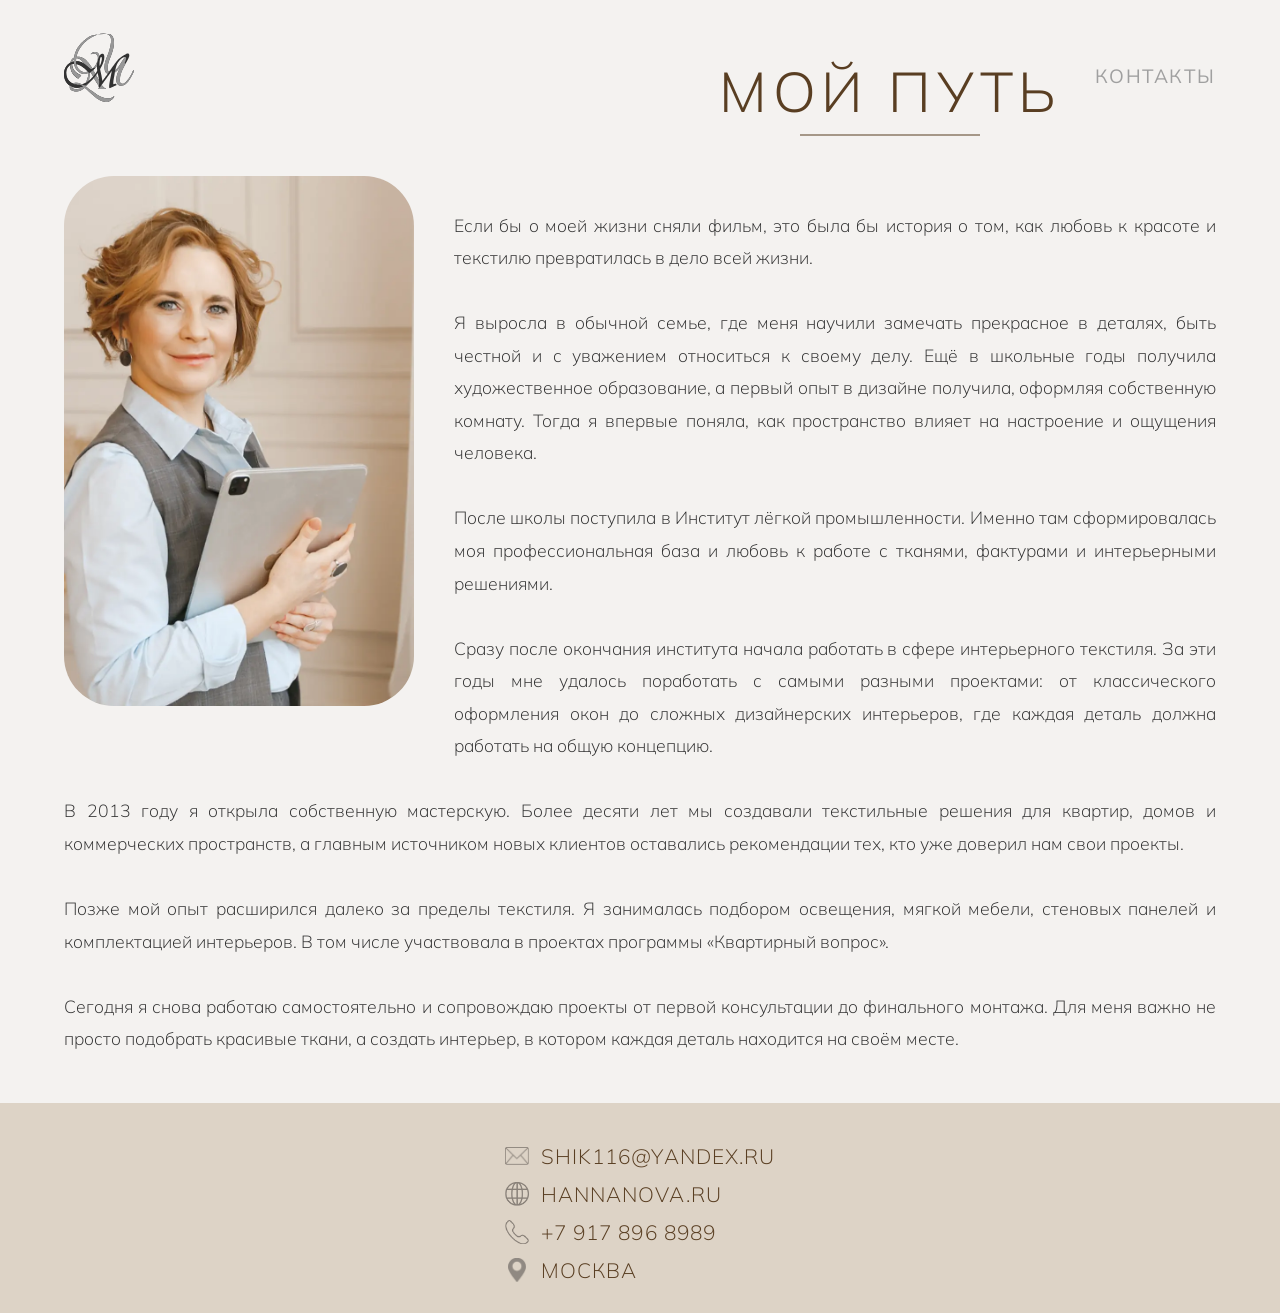
<file: my-way.html>
<!DOCTYPE html>
<html lang="ru">

<head>
    <meta charset="UTF-8">
    <meta name="viewport" content="width=device-width, initial-scale=1.0">
    <meta name="robots" content="index, follow">
    <meta name="description" content="Текстильное оформление интерьера — шторы, тюль, карнизы. Подробнее о услуге.">

    <title>Текстильное оформление | Мастерская Чулпан Ханнановой</title>

    <meta property="og:title" content="Мой путь | Мастерская Чулпан Ханнановой">
    <meta property="og:description" content="История Чулпан Ханнановой — от художественного образования до собственной мастерской.">
    <meta property="og:type" content="website">
    <meta property="og:image" content="https://thebucagod.github.io/Business-card-website/assets/imgs/service1.webp">

    <link rel="stylesheet" href="css/index/reset.css">
    <link rel="stylesheet" href="css/add-page_footer-header/add-page_header.css">
    <link rel="stylesheet" href="css/add-page_footer-header/add-page_footer.css">
    <link rel="stylesheet" href="css/my-way/cssmy-way.css">
    <link rel="stylesheet" href="css/my-way/responsive.css">
    <link rel="stylesheet" href="css/my-way/m_my-way.css">

    <link rel="icon" href="assets/imgs/favicon.ico">
    <link rel="canonical" href="https://thebucagod.github.io/Business-card-website/my-way.html">
</head>

<body>
    <main class="my-way-page">

        <a href="index.html" class="my-way-page__home" title="Вернуться на главную">
            <img src="assets/imgs/favicon.svg" alt="На главную" class="my-way-page__home-icon">
        </a>

        <a href="index.html#contacts" class="my-way-page__contacts">КОНТАКТЫ</a>

        <div class="my-way-page__title-wrap">
            <h1 class="my-way-page__title">МОЙ ПУТЬ</h1>
            <div class="my-way-page__title-line"></div>
        </div>

        <div class="my-way__content">
            <div class="my-way__photo-wrap">
                <img src="assets/imgs/my-way-photo.webp" alt="Чулпан Ханнанова" class="my-way__photo">
            </div>
            <p class="my-way__content-text">
                Если бы о моей жизни сняли фильм, это была бы история о том, как любовь к красоте и текстилю превратилась в дело всей жизни.

                Я выросла в обычной семье, где меня научили замечать прекрасное в деталях, быть честной и с уважением относиться к своему делу. Ещё в школьные годы получила художественное образование, а первый опыт в дизайне получила, оформляя собственную комнату. Тогда я впервые поняла, как пространство влияет на настроение и ощущения человека.

                После школы поступила в Институт лёгкой промышленности. Именно там сформировалась моя профессиональная база и любовь к работе с тканями, фактурами и интерьерными решениями.

                Сразу после окончания института начала работать в сфере интерьерного текстиля. За эти годы мне удалось поработать с самыми разными проектами: от классического оформления окон до сложных дизайнерских интерьеров, где каждая деталь должна работать на общую концепцию.

                В 2013 году я открыла собственную мастерскую. Более десяти лет мы создавали текстильные решения для квартир, домов и коммерческих пространств, а главным источником новых клиентов оставались рекомендации тех, кто уже доверил нам свои проекты.

                Позже мой опыт расширился далеко за пределы текстиля. Я занималась подбором освещения, мягкой мебели, стеновых панелей и комплектацией интерьеров. В том числе участвовала в проектах программы «Квартирный вопрос».

                Сегодня я снова работаю самостоятельно и сопровождаю проекты от первой консультации до финального монтажа. Для меня важно не просто подобрать красивые ткани, а создать интерьер, в котором каждая деталь находится на своём месте.
            </p>
        </div>

    </main>

    <footer class="add-footer">
        <ul class="add-footer__contacts">
            <li class="add-footer__item">
                <img src="assets/imgs/icon-email.png" alt="" class="add-footer__icon">
                <a href="mailto:SHIK116@yandex.ru" class="add-footer__link">SHIK116@YANDEX.RU</a>
            </li>
            <li class="add-footer__item">
                <img src="assets/imgs/icon-web.png" alt="" class="add-footer__icon">
                <a href="https://hannanova.ru" class="add-footer__link">HANNANOVA.RU</a>
            </li>
            <li class="add-footer__item">
                <img src="assets/imgs/icon-phone.png" alt="" class="add-footer__icon">
                <a href="tel:+79178968989" class="add-footer__link">+7 917 896 8989</a>
            </li>
            <li class="add-footer__item">
                <img src="assets/imgs/icon-geo.png" alt="" class="add-footer__icon">
                <span class="add-footer__link">МОСКВА</span>
            </li>
        </ul>
    </footer>
</body>
</html>
</file>
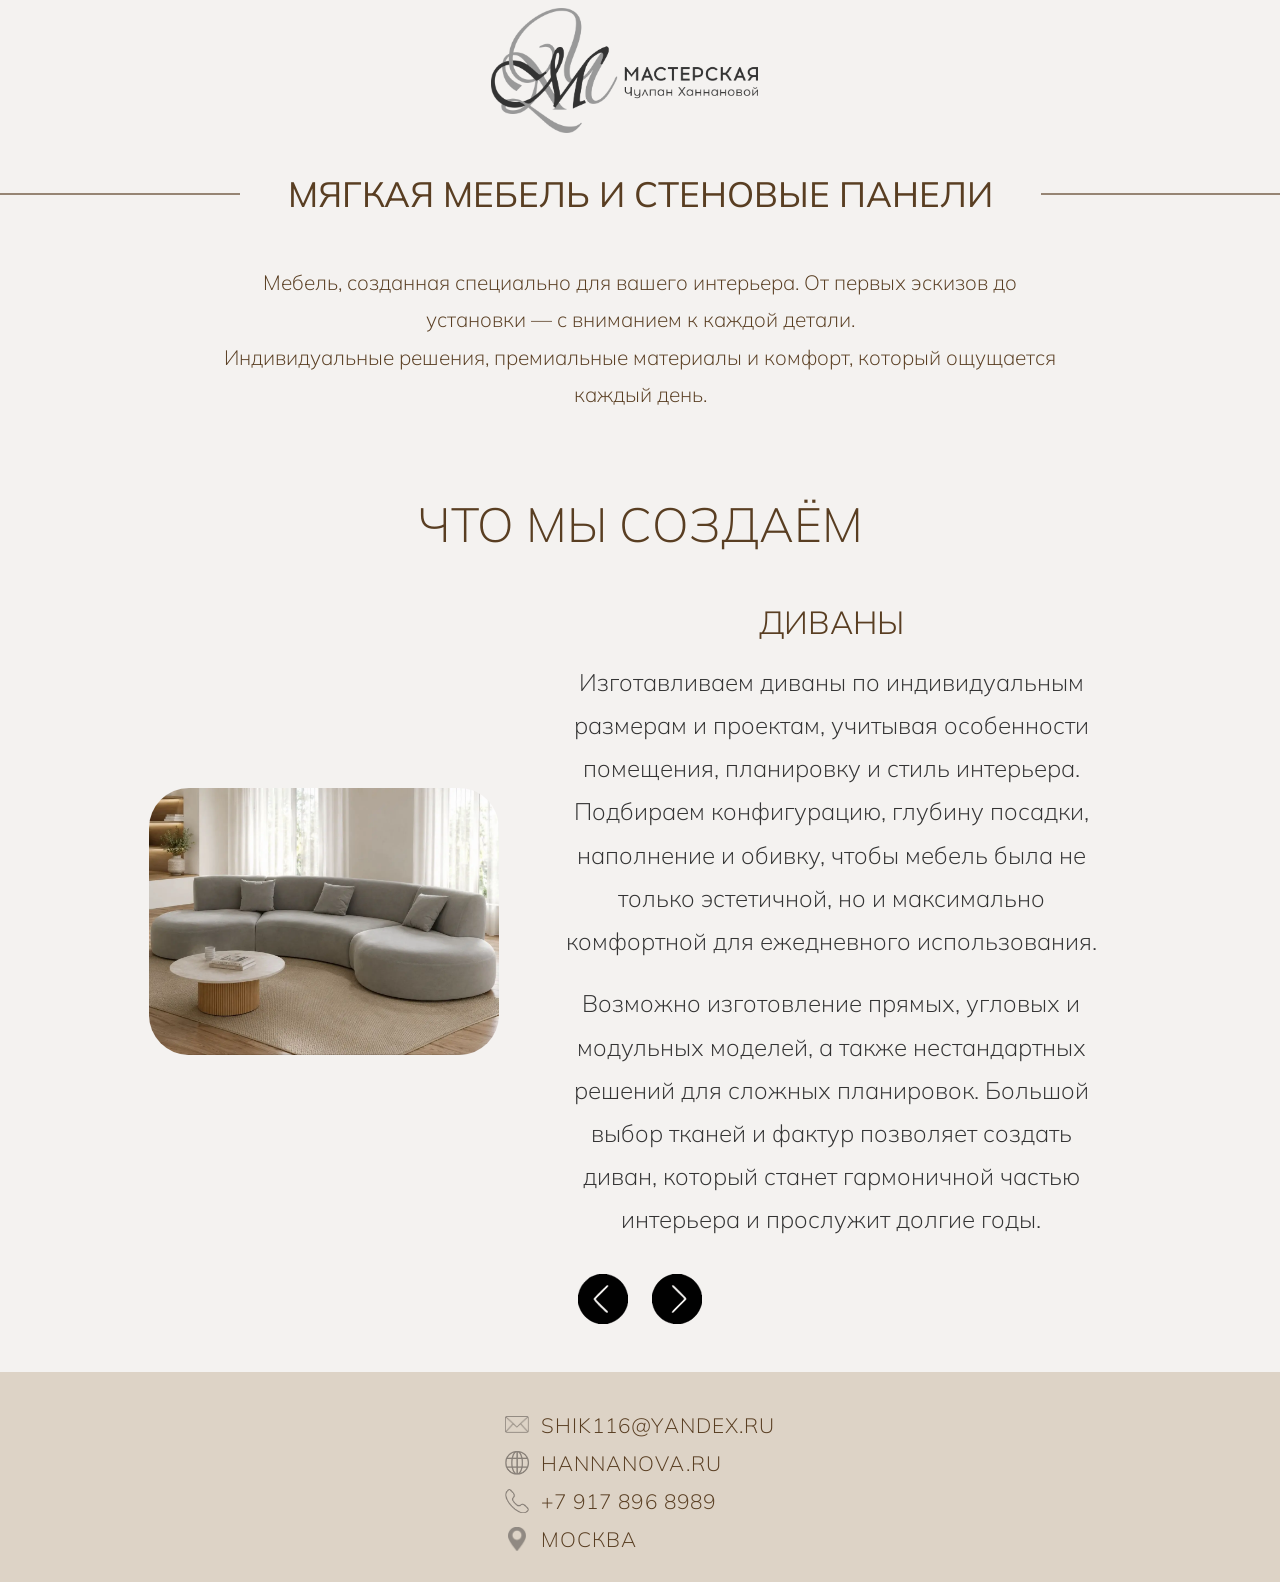
<file: tex_interior-design.html>
<!DOCTYPE html>
<html lang="ru">
<head>
    <meta charset="UTF-8">
    <meta name="viewport" content="width=device-width, initial-scale=1.0">
    <meta name="robots" content="index, follow">
    <meta name="description" content="Текстильное оформление интерьера — шторы, тюль, карнизы. Подробнее о услуге.">
    <title>Текстильное оформление | Мастерская Чулпан Ханнановой</title>
    
    <meta property="og:title" content="Мягкая мебель и стеновые панели | Мастерская Чулпан Ханнановой">
    <meta property="og:description" content="Диваны, кровати, пуфы и стеновые панели по индивидуальным размерам.">
    <meta property="og:type" content="website">
    <meta property="og:image" content="https://thebucagod.github.io/Business-card-website/assets/imgs/service1.webp">

    <link rel="stylesheet" href="css/index/reset.css">
    <link rel="stylesheet" href="css/add-page_footer-header/add-page_header.css">
    <link rel="stylesheet" href="css/add-page_footer-header/add-page_footer.css">
    <link rel="stylesheet" href="css/add-page_footer-header/m_add-page_header.css">
    <link rel="stylesheet" href="css/add-page_footer-header/m_add-page_footer.css">
    <link rel="stylesheet" href="css/tex_interior-design/csstex_interior-design.css">
    <link rel="stylesheet" href="css/tex_interior-design/responsive.css">
    <link rel="stylesheet" href="css/tex_interior-design/m_tex_interior-design.css">
    

    <link rel="icon" href="assets/imgs/favicon.ico">
    <link rel="canonical" href="https://thebucagod.github.io/Business-card-website/tex_interior-design.html">
</head>
<body>
    <header class="add-header">
        <a href="index.html">
            <img src="assets/imgs/logo.png" alt="Мастерская Чулпан Ханнановой" class="add-header__logo">
        </a>
    </header>

    <main class="tex-page">
        <div class="tex-page__title-row">
            <div class="tex-page__line"></div>
            <h1 class="tex-page__title">МЯГКАЯ МЕБЕЛЬ И СТЕНОВЫЕ ПАНЕЛИ</h1>
            <div class="tex-page__line"></div>
        </div>

        <p class="tex-page__desc">Мебель, созданная специально для вашего интерьера. От первых эскизов до<br>
            установки — с вниманием к каждой детали.<br>
            Индивидуальные решения, премиальные материалы и комфорт, который ощущается<br>
            каждый день.</p>

        <div class="tex-page__what-we-create">
            <p class="tex-page__wwc-desc">ЧТО МЫ СОЗДАЁМ</p>

            <!-- Обёртка для слайдера и мобильных кнопок -->
            <div class="card-slider__wrapper">
                
                <!-- Мобильные кнопки (видны только ≤ 768px) -->
                <button class="card-slider__mobile-btn card-slider__mobile-btn--prev" aria-label="Назад">
                    <img src="assets/imgs/arrow-left.svg" alt="">
                </button>

                <!-- Слайдер -->
                <div class="card-slider">
                    <!-- Карточка 1 -->
                    <div class="card-slide card-slide--active">
                        <div class="card-slide__photo-wrap">
                            <img src="assets/imgs/tex-card-1.webp" alt="Диваны" class="card-slide__photo">
                        </div>
                        <div class="card-slide__content">
                            <h3 class="card-slide__title">ДИВАНЫ</h3>
                            <p class="card-slide__text">Изготавливаем диваны по индивидуальным размерам и проектам, учитывая особенности помещения, планировку и стиль интерьера. Подбираем конфигурацию, глубину посадки, наполнение и обивку, чтобы мебель была не только эстетичной, но и максимально комфортной для ежедневного использования.</p>
                            <p class="card-slide__text">Возможно изготовление прямых, угловых и модульных моделей, а также нестандартных решений для сложных планировок. Большой выбор тканей и фактур позволяет создать диван, который станет гармоничной частью интерьера и прослужит долгие годы.</p>
                        </div>
                    </div>

                    <!-- Карточка 2 -->
                    <div class="card-slide">
                        <div class="card-slide__photo-wrap">
                            <img src="assets/imgs/tex-card-2.webp" alt="Кровати" class="card-slide__photo">
                        </div>
                        <div class="card-slide__content">
                            <h3 class="card-slide__title">КРОВАТИ</h3>
                            <p class="card-slide__text">Кровать — центральный элемент спальни, поэтому особое внимание уделяется не только внешнему виду, но и удобству. Изготавливаем модели по индивидуальным размерам с мягкими изголовьями различной формы и сложности.</p>
                            <p class="card-slide__text">Возможны решения с подъёмными механизмами, системами хранения и нестандартными конструкциями. Подбираем материалы, ткани и декоративные детали таким образом, чтобы кровать идеально вписывалась в интерьер и создавала атмосферу комфорта и уюта.</p>
                        </div>
                    </div>

                    <!-- Карточка 3 -->
                    <div class="card-slide">
                        <div class="card-slide__photo-wrap">
                            <img src="assets/imgs/tex-card-3.webp" alt="Стеновые панели" class="card-slide__photo">
                        </div>
                        <div class="card-slide__content">
                            <h3 class="card-slide__title">СТЕНОВЫЕ ПАНЕЛИ</h3>
                            <p class="card-slide__text">Мягкие стеновые панели помогают создать уютную атмосферу и становятся выразительным акцентом интерьера. Они не только украшают пространство, но и улучшают акустику помещения, добавляя ощущение тепла и комфорта.</p>
                            <p class="card-slide__text">Каждый проект разрабатывается индивидуально. Возможна интеграция зеркал, подсветки, металлических и деревянных элементов, а также создание сложных декоративных композиций, которые подчёркивают характер интерьера.</p>
                        </div>
                    </div>

                    <!-- Карточка 4 -->
                    <div class="card-slide">
                        <div class="card-slide__photo-wrap">
                            <img src="assets/imgs/tex-card-4.webp" alt="Банкеты и пуфы" class="card-slide__photo">
                        </div>
                        <div class="card-slide__content">
                            <h3 class="card-slide__title">БАНКЕТЫ И ПУФЫ</h3>
                            <p class="card-slide__text">Функциональные и декоративные элементы, которые делают пространство завершённым. Банкетки отлично подходят для прихожих, спален и гардеробных, а пуфы помогают добавить интерьеру лёгкости и дополнительных сценариев использования.</p>
                            <p class="card-slide__text">Изготавливаются по индивидуальным размерам с подбором формы, тканей и декоративной отделки в единой стилистике проекта.</p>
                        </div>
                    </div>
                </div>

                <!-- Мобильные кнопки (видны только ≤ 768px) -->
                <button class="card-slider__mobile-btn card-slider__mobile-btn--next" aria-label="Вперёд">
                    <img src="assets/imgs/arrow-right.svg" alt="">
                </button>

            </div>

            <!-- Десктопные кнопки (скрываются на мобильных) -->
            <div class="card-slider__controls">
                <img src="assets/imgs/arrow-left.svg" alt="Назад" class="card-slider__btn card-slider__btn--prev">
                <img src="assets/imgs/arrow-right.svg" alt="Вперёд" class="card-slider__btn card-slider__btn--next">
            </div>

        </div>
    </main>

    <footer class="add-footer">
        <ul class="add-footer__contacts">
            <li class="add-footer__item">
                <img src="assets/imgs/icon-email.png" alt="" class="add-footer__icon">
                <a href="mailto:SHIK116@yandex.ru" class="add-footer__link">SHIK116@YANDEX.RU</a>
            </li>
            <li class="add-footer__item">
                <img src="assets/imgs/icon-web.png" alt="" class="add-footer__icon">
                <a href="https://hannanova.ru" class="add-footer__link">HANNANOVA.RU</a>
            </li>
            <li class="add-footer__item">
                <img src="assets/imgs/icon-phone.png" alt="" class="add-footer__icon">
                <a href="tel:+79178968989" class="add-footer__link">+7 917 896 8989</a>
            </li>
            <li class="add-footer__item">
                <img src="assets/imgs/icon-geo.png" alt="" class="add-footer__icon">
                <span class="add-footer__link">МОСКВА</span>
            </li>
        </ul>
    </footer>

    <script src="js/card-slider.js"></script>
</body>
</html>
</file>
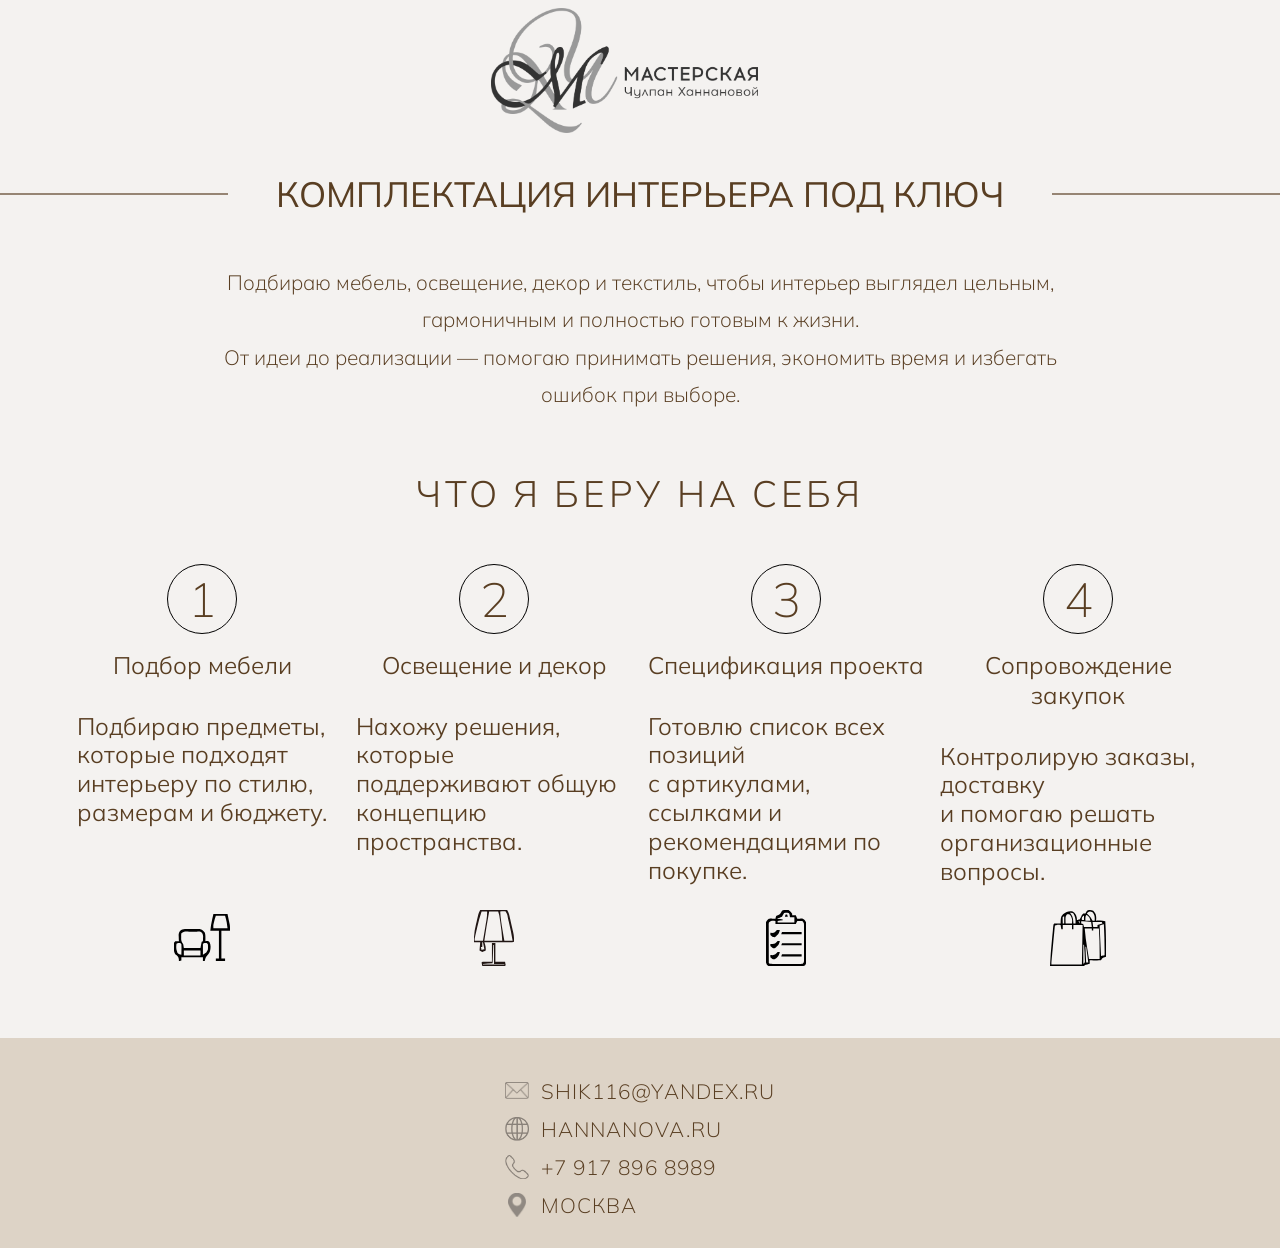
<file: tur-interior-config.html>
<!DOCTYPE html>
<html lang="ru">

<head>
    <meta charset="UTF-8">
    <meta name="viewport" content="width=device-width, initial-scale=1.0">
    <meta name="robots" content="index, follow">
    <meta name="description" content="Текстильное оформление интерьера — шторы, тюль, карнизы. Подробнее о услуге.">

    <title>Текстильное оформление | Мастерская Чулпан Ханнановой</title>

    <meta property="og:title" content="Комплектация интерьера под ключ | Мастерская Чулпан Ханнановой">
    <meta property="og:description" content="Подбор мебели, освещения и декора — от идеи до готового интерьера.">
    <meta property="og:type" content="website">
    <meta property="og:image" content="https://thebucagod.github.io/Business-card-website/assets/imgs/service1.webp">

    <link rel="stylesheet" href="css/index/reset.css">
    <link rel="stylesheet" href="css/add-page_footer-header/add-page_header.css">
    <link rel="stylesheet" href="css/add-page_footer-header/add-page_footer.css">
    <link rel="stylesheet" href="css/add-page_footer-header/m_add-page_header.css">
    <link rel="stylesheet" href="css/add-page_footer-header/m_add-page_footer.css">
    <link rel="stylesheet" href="css/tur-interior-config/csstur-interior-config.css">
    <link rel="stylesheet" href="css/tur-interior-config/responsive.css">
    <link rel="stylesheet" href="css/tur-interior-config/m_tur-interior-config.css">

    <link rel="icon" href="assets/imgs/favicon.ico">
    <link rel="canonical" href="https://thebucagod.github.io/Business-card-website/tur-interior-config.html">
</head>

<body>
    <header class="add-header">
        <a href="index.html">
            <img src="assets/imgs/logo.png" alt="Мастерская Чулпан Ханнановой" class="add-header__logo">
        </a>
    </header>

    <main class="tur-page">

        <div class="tur-page__title-row">
            <div class="tur-page__line"></div>
            <h1 class="tur-page__title">КОМПЛЕКТАЦИЯ ИНТЕРЬЕРА ПОД КЛЮЧ</h1>
            <div class="tur-page__line"></div>
        </div>

        <p class="tur-page__desc">Подбираю мебель, освещение, декор и текстиль, чтобы интерьер выглядел цельным,<br>
            гармоничным и полностью готовым к жизни.<br>
            От идеи до реализации — помогаю принимать решения, экономить время и избегать<br>
            ошибок при выборе.</p>

        <div class="what-i-take">
            <p class="what-i-take__title">ЧТО Я БЕРУ НА СЕБЯ</p>

            <div class="what-i-take__grid">

                <!-- Столбец 1 -->
                <div class="what-i-take__col">
                    <div class="what-i-take__number">1</div>
                    <h3 class="what-i-take__col-title">Подбор мебели</h3>
                    <p class="what-i-take__col-text">Подбираю предметы,<br>
                        которые подходят<br>
                        интерьеру по стилю,<br>
                        размерам и бюджету.</p>
                    <img src="assets/imgs/icon-furniture.svg" alt="" class="what-i-take__icon">
                </div>

                <!-- Столбец 2 -->
                <div class="what-i-take__col">
                    <div class="what-i-take__number">2</div>
                    <h3 class="what-i-take__col-title">Освещение и декор</h3>
                    <p class="what-i-take__col-text">Нахожу решения, которые<br>
                        поддерживают общую<br>
                        концепцию пространства.</p>
                    <img src="assets/imgs/icon-light.svg" alt="" class="what-i-take__icon">
                </div>

                <!-- Столбец 3 -->
                <div class="what-i-take__col">
                    <div class="what-i-take__number">3</div>
                    <h3 class="what-i-take__col-title">Спецификация проекта</h3>
                    <p class="what-i-take__col-text">Готовлю список всех позиций<br>
                        с артикулами, ссылками и<br>
                        рекомендациями по покупке.</p>
                    <img src="assets/imgs/icon-spec.svg" alt="" class="what-i-take__icon">
                </div>

                <!-- Столбец 4 -->
                <div class="what-i-take__col">
                    <div class="what-i-take__number">4</div>
                    <h3 class="what-i-take__col-title">Сопровождение закупок</h3>
                    <p class="what-i-take__col-text">Контролирую заказы, доставку<br>
                        и помогаю решать<br>
                        организационные вопросы.</p>
                    <img src="assets/imgs/icon-shop.svg" alt="" class="what-i-take__icon">
                </div>

            </div>
        </div>

    </main>

    <footer class="add-footer">
        <ul class="add-footer__contacts">
            <li class="add-footer__item">
                <img src="assets/imgs/icon-email.png" alt="" class="add-footer__icon">
                <a href="mailto:SHIK116@yandex.ru" class="add-footer__link">SHIK116@YANDEX.RU</a>
            </li>
            <li class="add-footer__item">
                <img src="assets/imgs/icon-web.png" alt="" class="add-footer__icon">
                <a href="https://hannanova.ru" class="add-footer__link">HANNANOVA.RU</a>
            </li>
            <li class="add-footer__item">
                <img src="assets/imgs/icon-phone.png" alt="" class="add-footer__icon">
                <a href="tel:+79178968989" class="add-footer__link">+7 917 896 8989</a>
            </li>
            <li class="add-footer__item">
                <img src="assets/imgs/icon-geo.png" alt="" class="add-footer__icon">
                <span class="add-footer__link">МОСКВА</span>
            </li>
        </ul>
    </footer>
</body>
</html>
</file>
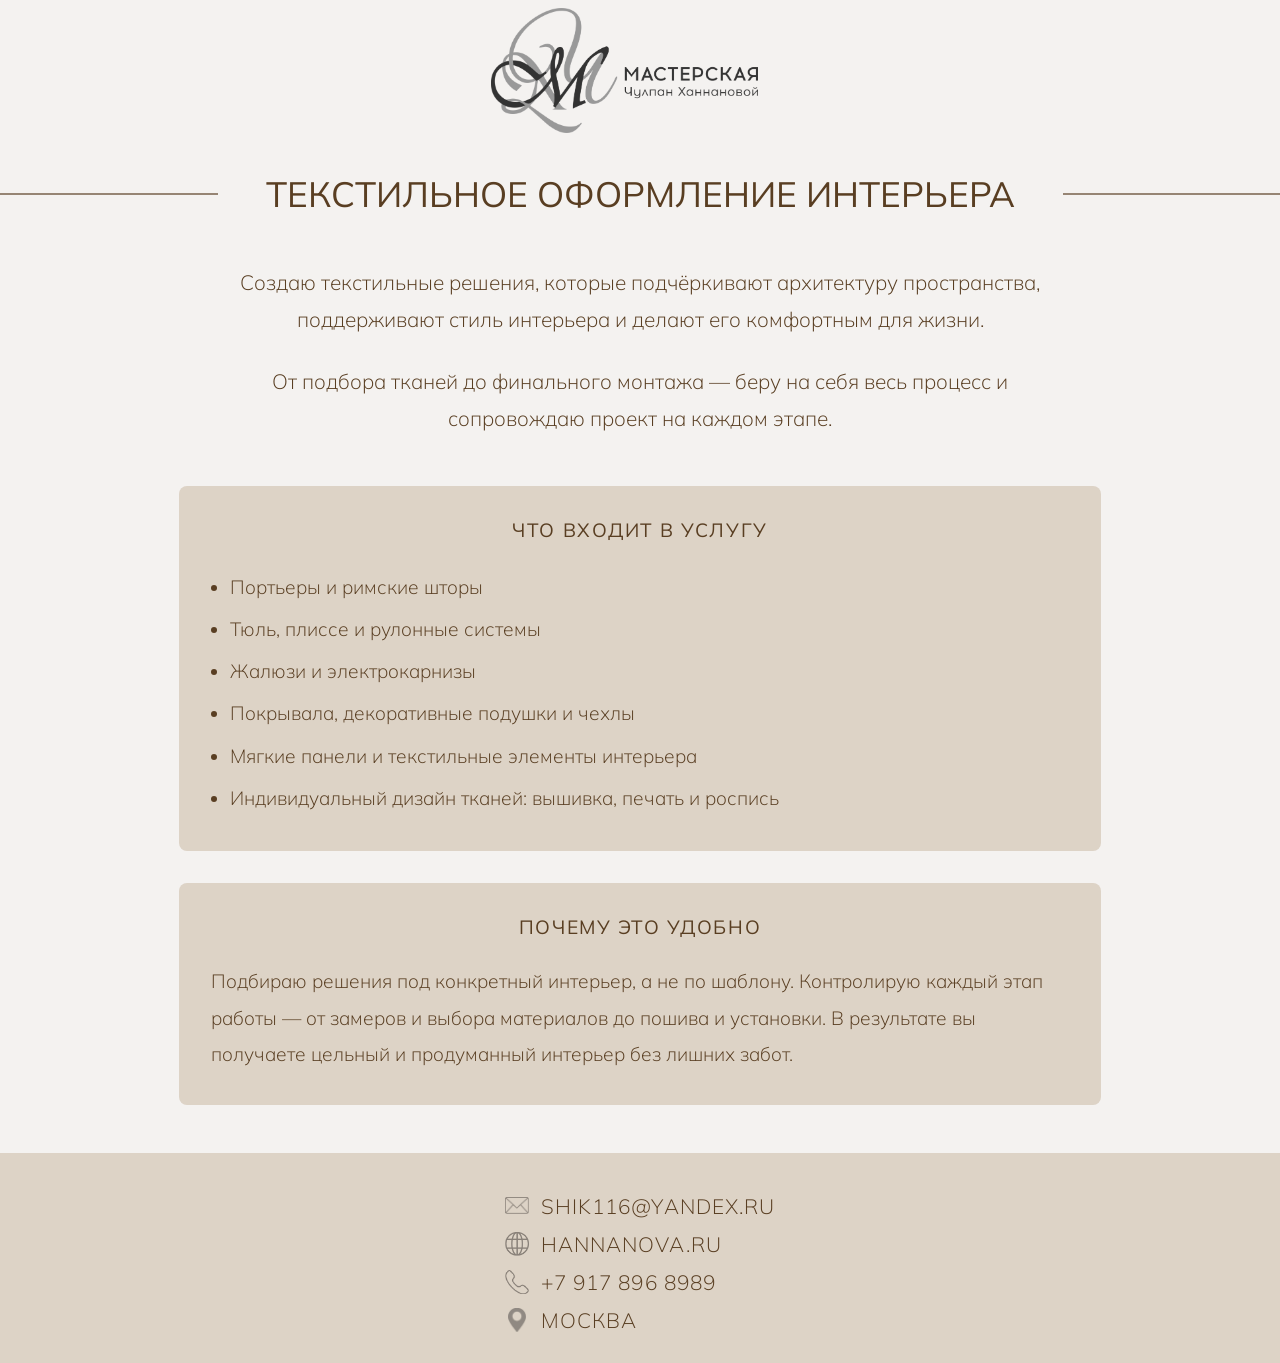
<file: wid_interior-design.html>
<!DOCTYPE html>
<html lang="ru">

<head>
    <meta charset="UTF-8">
    <meta name="viewport" content="width=device-width, initial-scale=1.0">
    <meta name="robots" content="index, follow">
    <meta name="description" content="Текстильное оформление интерьера — шторы, тюль, карнизы. Подробнее о услуге.">

    <title>Текстильное оформление | Мастерская Чулпан Ханнановой</title>

    <meta property="og:title" content="Текстильное оформление интерьера | Мастерская Чулпан Ханнановой">
    <meta property="og:description" content="Шторы, тюль, карнизы, декоративный текстиль — полный цикл от подбора тканей до монтажа.">
    <meta property="og:type" content="website">
    <meta property="og:image" content="https://thebucagod.github.io/Business-card-website/assets/imgs/service1.webp">

    <link rel="stylesheet" href="css/index/reset.css">
    <link rel="stylesheet" href="css/add-page_footer-header/add-page_header.css">
    <link rel="stylesheet" href="css/add-page_footer-header/add-page_footer.css">
    <link rel="stylesheet" href="css/add-page_footer-header/m_add-page_header.css">
    <link rel="stylesheet" href="css/add-page_footer-header/m_add-page_footer.css">
    <link rel="stylesheet" href="css/wid_interior-design/csswid_interior-design.css">
    <link rel="stylesheet" href="css/wid_interior-design/responsive.css">
    <link rel="stylesheet" href="css/wid_interior-design/m_wid_interior-design.css">

    <link rel="icon" href="assets/imgs/favicon.ico">
    <link rel="canonical" href="https://thebucagod.github.io/Business-card-website/wid_interior-design.html">
</head>

<body>

    <header class="add-header">
        <a href="index.html">
            <img src="assets/imgs/logo.png" alt="Мастерская Чулпан Ханнановой" class="add-header__logo">
        </a>
    </header>

    <main class="wid-page">

        <div class="wid-page__title-row">
            <div class="wid-page__line"></div>
            <h1 class="wid-page__title">ТЕКСТИЛЬНОЕ ОФОРМЛЕНИЕ ИНТЕРЬЕРА</h1>
            <div class="wid-page__line"></div>
        </div>

        <p class="wid-page__desc">Создаю текстильные решения, которые подчёркивают архитектуру пространства,<br>
            поддерживают стиль интерьера и делают его комфортным для жизни.</p>

        <p class="wid-page__desc">От подбора тканей до финального монтажа — беру на себя весь процесс и<br>
            сопровождаю проект на каждом этапе.</p>

        <div class="wid-page__cards">
            <div class="wid-page__card">
                <h2 class="wid-page__card-title">ЧТО ВХОДИТ В УСЛУГУ</h2>
                <ul class="wid-page__list">
                    <li>Портьеры и римские шторы</li>
                    <li>Тюль, плиссе и рулонные системы</li>
                    <li>Жалюзи и электрокарнизы</li>
                    <li>Покрывала, декоративные подушки и чехлы</li>
                    <li>Мягкие панели и текстильные элементы интерьера</li>
                    <li>Индивидуальный дизайн тканей: вышивка, печать и роспись</li>
                </ul>
            </div>

            <div class="wid-page__card">
                <h2 class="wid-page__card-title">ПОЧЕМУ ЭТО УДОБНО</h2>
                <p class="wid-page__card-text">Подбираю решения под конкретный интерьер, а не по шаблону.
                    Контролирую каждый этап работы — от замеров и выбора материалов до пошива и установки.
                    В результате вы получаете цельный и продуманный интерьер без лишних забот.</p>
            </div>
        </div>

    </main>

    <footer class="add-footer">
        <ul class="add-footer__contacts">
            <li class="add-footer__item">
                <img src="assets/imgs/icon-email.png" alt="" class="add-footer__icon">
                <a href="mailto:SHIK116@yandex.ru" class="add-footer__link">SHIK116@YANDEX.RU</a>
            </li>
            <li class="add-footer__item">
                <img src="assets/imgs/icon-web.png" alt="" class="add-footer__icon">
                <a href="https://hannanova.ru" class="add-footer__link">HANNANOVA.RU</a>
            </li>
            <li class="add-footer__item">
                <img src="assets/imgs/icon-phone.png" alt="" class="add-footer__icon">
                <a href="tel:+79178968989" class="add-footer__link">+7 917 896 8989</a>
            </li>
            <li class="add-footer__item">
                <img src="assets/imgs/icon-geo.png" alt="" class="add-footer__icon">
                <span class="add-footer__link">МОСКВА</span>
            </li>
        </ul>
    </footer>
</body>
</html>
</file>
<file: css/index/header.css>
/* ============================================= */
/* === HEADER === */
/* ============================================= */

.header {
    /* Box model */
    height: 15svh;
    min-height: 100px;
    padding: 0 5%;

    /* Фон и границы */
    background: #fff;
    box-shadow: 0 2px 10px rgba(0, 0, 0, 0.08);

    /* Прочее */
    z-index: 100;
}

/* === СКРЫВАЕМ МОБИЛЬНЫЕ ЭЛЕМЕНТЫ НА ДЕСКТОПЕ === */
.header__mobile-logo,
.header__burger,
.header__mobile-overlay {
    display: none;
}

.header__nav {
    /* Display & Flex */
    display: flex;
    align-items: center;
    justify-content: center;
    gap: clamp(0.8rem, 2vw, 2.5rem);

    /* Box model */
    height: 100%;
}

.header__nav-link {
    /* Display & Flex */
    flex: 1;

    /* Типографика */
    font-size: clamp(1.3rem, 1.4vw, 1.5rem);
    color: #A0A0A0;
    text-decoration: none;
    white-space: nowrap;

    /* Прочее */
    transition: color 0.3s;
}

.header__nav-link:hover {
    color: #201408;
}

.header__nav-logo {
    /* Display & Flex */
    flex: 6;

    /* Box model */
    max-height: 90%;

    /* Прочее */
    object-fit: contain;
}
</file>
<file: css/index/hero.css>
/* ============================================= */
/* === HERO === */
/* ============================================= */

.hero {
    /* Позиционирование */
    position: relative;

    /* Display & Flex */
    display: flex;
    align-items: center;
    justify-content: center;

    /* Box model */
    min-height: 85svh;

    /* Фон и границы */
    background-image: url('../../assets/imgs/hero-bg.webp');
    background-size: cover;
    background-position: center center;

    /* Типографика */
    text-align: center;
    color: white;
}

/* Затемнение */
.hero::before {
    content: '';

    /* Позиционирование */
    position: absolute;
    z-index: 1;

    /* Box model */
    width: 100%;
    height: 100%;

    /* Фон и границы */
    background: rgba(50, 34, 17, 0.45);
}

/* Контентная обёртка */
.hero__content {
    /* Позиционирование */
    position: relative;
    z-index: 2;

    /* Box model */
    max-width: 100%;
    padding: 20px;
}

/* Заголовок */
.hero__title {
    /* Box model */
    margin-bottom: 1.5em;

    /* Типографика */
    font-weight: 1000;
    font-size: 4rem;
    line-height: 1.5;
}

/* Подзаголовок */
.hero__subtitle {
    /* Box model */
    margin-bottom: 1em;

    /* Типографика */
    font-size: 5rem;
    font-weight: 320;
}

/* Кнопка */
.hero__btn {
    /* Display & Flex */
    display: inline-block;

    /* Позиционирование */
    position: relative;

    /* Box model */
    padding: 33px 15px;

    /* Фон и границы */
    background-color: #201408;
    background-size: cover;             /* если будет картинка, она заполнит кнопку */
    background-position: center;
    border-radius: 50px;

    /* Типографика */
    font-size: 1.6rem;
    letter-spacing: 0.05em;
    color: white;
    text-decoration: none;

    /* Прочее */
    transition: background 0.3s, opacity 0.3s;
    opacity: 0.8;
}

/* Звёздочка слева снизу */
.hero__btn::before {
    content: '';
    
    /* Позиционирование */
    position: absolute;
    bottom: -10px;
    left: -17px;
    
    /* Box model */
    width: 50px;
    height: 50px;
    
    /* Фон */
    background-image: url('../../assets/imgs/star.png');
    background-size: contain;
    background-repeat: no-repeat;
    background-position: center;
    
    /* Поверх всего */
    z-index: 1;
    
    /* Чтобы клики проходили сквозь */
    pointer-events: none;
}

/* Звёздочка справа сверху */
.hero__btn::after {
    content: '';
    
    /* Позиционирование */
    position: absolute;
    top: -17px;
    right: -10px;
    
    /* Box model */
    width: 50px;
    height: 50px;
    
    /* Фон */
    background-image: url('../../assets/imgs/star.png');
    background-size: contain;
    background-repeat: no-repeat;
    background-position: center;
    
    /* Поверх всего */
    z-index: 1;
    
    /* Чтобы клики проходили сквозь */
    pointer-events: none;
}

.hero__btn:hover {
    background-color: #633e19;
}
</file>
<file: css/index/what-i-do.css>
/* ============================================= */
/* === WHAT I DO === */
/* ============================================= */

.what-i-do {
    /* Позиционирование */
    position: relative;

    /* Box model */
    padding: 60px 0;

    /* Типографика */
    color: #593e22;
}

.what-i-do__title {
    /* Box model */
    margin-left: 3.8rem;

    /* Типографика */
    font-size: 4.8rem;
    font-weight: 400;
}

.what-i-do__subtitle {
    /* Box model */
    margin-left: 3.8rem;

    /* Типографика */
    font-size: 1.7rem;
}

.what-i-do__meta {
    /* Box model */
    margin-top: 2.5rem;
    margin-left: 1.8rem;

    /* Типографика */
    font-size: 1.2rem;
}

.what-i-do__year {
    /* Box model */
    padding: 0.4rem 1.5rem;

    /* Фон и границы */
    border: 1px solid #593e22;
    border-radius: 100px;
}

.service-row {
    /* Позиционирование */
    position: relative;

    /* Box model */
    padding: 6.75rem 0 6rem 0;
}

.service-row__text {
    position: relative;
    z-index: 2;
}
.service-row-1 .service-row__text { margin-right: calc(24vw + 8%); }
.service-row-3 .service-row__text { margin-right: calc(37vw + 5%); }

.service-row-1 {
    /* Box model */
    margin-left: 26%;
}

.service-row-2 {
    /* Box model */
    margin-left: 40%;
}

.service-row-3 {
    /* Box model */
    margin-left: 19%;
}

.service-row__title {
    /* Box model */
    margin-bottom: 0.875rem;

    /* Типографика */
    font-weight: 350;
    font-size: 2.5rem;
}

.service-row__desc {
    /* Типографика */
    font-size: 1.7rem;
}

.service-row__list {
    /* Box model */
    margin-top: 3rem;

    /* Типографика */
    font-size: 1.7rem;
}

.service-row__btn {
    /* Display & Flex */
    display: inline-block;
    gap: 0.55em;

    /* Box model */
    margin-top: 2.5rem;
    padding: 0;
    min-height: 44px;
}

.service-row__btn-text {
    display: inline-block;
    padding: 12px 30px;
    border: 1px solid #363636;
    border-radius: 999px;
    letter-spacing: 0.5px;

    color: #363636;
    font-size: 1rem;
    font-weight: 500;
}

.service-row__image-link {
    /* Позиционирование */
    position: absolute;
    z-index: 2;

    /* Display & Flex */
    display: block;

    /* Box model */
    height: auto;

    /* Фон и границы */
    border-radius: 4px;

    /* Прочее */
    overflow: hidden;
}

/* Ряд 1 — service1 справа от текста */
.service-row__image-link--1 {
    /* Позиционирование */
    top: -70px;
    right: 5%;

    /* Box model */
    width: 24vw;
    max-width: 450px;
}

/* Ряд 2 — service2 слева от текста */
.service-row__image-link--2 {
    /* Позиционирование */
    top: 0px;
    left: -55%;

    /* Box model */
    width: 29vw;
    max-width: 550px;
}

/* Ряд 3 — service3 справа от текста */
.service-row__image-link--3 {
    /* Позиционирование */
    top: -50px;
    right: 1%;

    /* Box model */
    width: 37vw;
    max-width: 700px;
}

.service-row__image {
    /* Display & Flex */
    display: block;

    /* Box model */
    width: 100%;
    height: auto;

    /* Прочее */
    object-fit: cover;
}

.service-row__overlay {
    /* Позиционирование */
    position: absolute;
    bottom: 0;
    left: 0;
    right: 0;
    z-index: 1;

    /* Display & Flex */
    display: flex;
    flex-direction: column;
    align-items: center;
    justify-content: center;
    gap: 12px;

    /* Box model */
    height: 0%;

    /* Фон и границы */
    background: rgba(50, 34, 17, 0.7);

    /* Прочее */
    overflow: hidden;
    transition: height 0.4s ease;
}

.service-row__image-link:hover .service-row__overlay {
    height: 100%;
}

.service-row__overlay-text {
    /* Типографика */
    color: white;
    font-size: 1.1rem;

    /* Прочее */
    opacity: 0;
    transition: opacity 0.4s ease 0.15s;
}

.service-row__image-link:hover .service-row__overlay-text {
    opacity: 1;
}

.service-row__overlay-line {
    /* Box model */
    width: 60px;
    height: 1px;

    /* Фон и границы */
    background: white;

    /* Прочее */
    opacity: 0;
    transition: opacity 0.4s ease 0.25s;
}

.service-row__image-link:hover .service-row__overlay-line {
    opacity: 1;
}

.divider {
    /* Позиционирование */
    position: absolute;
    z-index: 1;

    /* Фон и границы */
    background: #593e22;
}

.divider--horizontal {
    /* Box model */
    height: 1px;
}

.divider--vertical {
    /* Box model */
    width: 1px;
}
</file>
<file: css/index/process.css>
/* ============================================= */
/* === PROCESS === */
/* ============================================= */

.process {
    /* Box model */
    padding: 100px 3%;

    /* Фон и границы */
    background-color: #f8f7f6;
}

.process__step-desc {
    display: none;
}

.process__title {
    /* Типографика */
    font-size: 3rem;
    font-weight: 400;
    text-align: center;
}

.process_line {
    /* Box model */
    width: 100%;
    margin: 1rem 0;

    border: 1px solid rgba(89, 62, 34, 0.4);
}

.process__subtitle {
    /* Box model */
    margin-bottom: 7rem;

    /* Типографика */
    font-size: 1.5rem;
    text-align: center;
}

.process__body {
    /* Display & Flex */
    display: flex;
    flex-direction: column;
    align-items: center;
    justify-content: center;
}

.process__steps {
    /* Display & Flex */
    display: flex;
    flex-direction: row;
    gap: 3rem;
    justify-content: center;
    margin-bottom: 3rem;

    /* Box model */
    width: 100%;

    /* Прочее */
    list-style: none;
}

.process__step {
    /* Display & Flex */
    display: flex;
    flex-direction: column;
    align-items: center;
    gap: 0.5rem;

    /* Box model */
    padding: 1rem;

    /* Типографика */
    font-size: clamp(1.5rem, 2vw, 2rem);
    white-space: pre-wrap;

    /* Прочее */
    cursor: pointer;
    transition: color 0.3s;
}

.process__step--active {
    color: #8f5c28;
}

.process__step-number {
    /* Display & Flex */
    display: block;

    /* Типографика */
    text-align: center;

    /* Прочее */
    opacity: 0;
    transition: opacity 0.4s ease;
}

.process__step--active .process__step-number {
    opacity: 1;
}

.process__content {
    /* Box model */
    max-width: 1400px; 
    width: 70%;

    /* Display & Flex */
    display: flex;
    align-items: flex-start;
    gap: 1rem;
}

.process__content-desc {
    /* Display & Flex */
    display: flex;
    align-items: center;
    min-height: 310px;
    
    /* Box model */
    flex: 4;
    margin-right: 1rem;
    padding: 2rem;

    /* Типографика */
    font-size: 1.5rem;
    line-height: 2;

    border: 2px solid;
    border-radius: 51px;
}

.process__content-desc,
.process__image {
    transition: opacity 0.3s ease;
}

.process__image {
    /* Box model */
    max-width: 310px;
    max-height: 310px;
    flex: 1;
    aspect-ratio: 1 / 1;

    /* Прочее */
    object-fit: cover;

    border: 2px solid;
    border-radius: 51px;
}
</file>
<file: css/index/about.css>
/* ============================================= */
/* === ABOUT === */
/* ============================================= */

.about {
    /* Позиционирование */
    position: relative;

    /* Фон и границы */
    background-color: #f4f2f0;
}

.about__inner {
    /* Display & Flex/Grid */
    display: grid;
    grid-template-columns: 1fr 1fr auto auto;
    grid-template-rows: repeat(5, auto);
    align-items: stretch;
    row-gap: 1.4rem;

    /* Позиционирование */
    z-index: 1;
}

.about__text {
    /* Display & Flex/Grid */
    display: contents;
}

.about__photo-wrap {
    /* Display & Flex/Grid */
    grid-column: 1 / 2;
    grid-row: 1 / -1;
    display: flex;
    justify-content: flex-end;

    /* Box model */
    box-sizing: border-box;
    padding: 7rem 0;
    margin-right: 50px;
}

.about__photo {
    /* Display & Flex/Grid */
    display: block;

    /* Box model */
    width: 90%;

    /* Прочее */
    object-fit: cover;
}

.about__title,
.about__desc,
.about__sec-title,
.about__list,
.about__btn {
    /* Display & Flex/Grid */
    grid-column: 2 / 3;
}

.about__title {
    /* Display & Flex/Grid */
    grid-row: 1;

    /* Типографика */
    font-size: 5rem;
    font-weight: 300;

    /* Box model */
    margin-top: 7rem;
}

.about__desc {
    /* Display & Flex/Grid */
    grid-row: 2;

    /* Типографика */
    font-size: 2rem;

    /* Box model */
    margin-bottom: 2rem;
}

.about__sec-title {
    /* Display & Flex/Grid */
    grid-row: 3;

    /* Типографика */
    font-size: 4rem;
    font-weight: 300;
}

.about__list {
    /* Display & Flex/Grid */
    grid-row: 4;

    /* Типографика */
    font-size: 2rem;

    /* Box model */
    margin-bottom: 4rem;
}

.about__btn {
    /* Display & Flex/Grid */
    grid-row: 5;
    display: inline-block;
    justify-self: center;

    /* Box model */
    margin-bottom: 7rem;

    /* Типографика */
    padding: 20px 20px;
    text-decoration: none;
    color: white;
    font-size: 1.5rem;

    /* Фон и границы */
    border-radius: 50px;
    background-color: #201408;

    /* Прочее */
    opacity: 0.8;
}

.about__line {
    /* Display & Flex/Grid */
    grid-column: 4 / 5;
    grid-row: 1 / -1;
    align-self: stretch;

    /* Box model */
    width: 1px;
    margin-right: 20px;

    /* Фон и границы */
    background: currentColor;
    border-radius: 20px;

    /* Прочее */
    opacity: 0.4;
}

/* Важно: после .about__line, чтобы перебила колонку */
.about__line-first {
    /* Display & Flex/Grid */
    grid-column: 3 / 4;

    /* Box model */
    margin-right: 15px;
}

.about__deco {
    /* Позиционирование */
    position: absolute;
    z-index: 0;

    /* Box model */
    width: 20%;
    height: auto;

    /* Прочее */
    object-fit: cover;
    opacity: 0.35;
}

.about__deco--top { top: 0; left: 0; }
.about__deco--bottom { bottom: 0; left: 0; }
</file>
<file: css/index/projects.css>
/* ============================================= */
/* === PROJECTS === */
/* ============================================= */

.projects {
    /* Позиционирование */
    position: relative;

    /* Box model */
    padding: 80px 3%;
}

.projects__title {
    /* Display & Flex/Grid */
    display: flex;
    flex-direction: row;
    align-items: center;
    gap: 1.5rem;

    /* Box model */
    margin-bottom: 3rem;
}

.projects__title--text {
    /* Типографика */
    color: #363636;
    font-size: 3rem;
    font-weight: 400;
    text-align: center;
    white-space: nowrap;
}

.projects__line {
    /* Display & Flex/Grid */
    flex: 1;

    /* Box model */
    height: 2px;

    /* Фон и границы */
    background-color: black;

    /* Прочее/поведение */
    opacity: 0.5;
}

.projects__arrow {
    /* Display & Flex/Grid */
    display: none;
}

.projects__grid {
    /* Display & Flex/Grid */
    display: flex;
    gap: 16px;
}

.projects__left {
    /* Display & Flex/Grid */
    display: grid;
    grid-template-columns: 1.3fr 0.6fr 0.6fr 1.3fr;
    grid-template-rows: 450px 450px;
    gap: 16px;
    flex: 2;
}

.projects__card--1 {
    /* Display & Flex/Grid */
    grid-column: 1 / 2;
}

.projects__card--2 {
    /* Display & Flex/Grid */
    grid-column: 2 / 5;
}

.projects__card--3 {
    /* Display & Flex/Grid */
    grid-column: 1 / 4;
}

.projects__card--4 {
    /* Display & Flex/Grid */
    grid-column: 4 / 5;
}

.projects__card {
    /* Позиционирование */
    position: relative;

    /* Display & Flex/Grid */
    display: flex;
    align-items: flex-end;

    /* Box model */
    padding: 20px;

    /* Фон и границы */
    background-size: cover;
    background-position: center;

    /* Типографика */
    text-decoration: none;
    color: inherit;

    /* Прочее/поведение */
    cursor: pointer;
    overflow: hidden;
    transform: translate3d(0, 0, 0);
    will-change: transform;
    backface-visibility: hidden;
}

.projects__card::after {
    /* Позиционирование */
    content: '';
    position: absolute;
    bottom: 0;
    left: 0;
    right: 0;
    z-index: 1;

    /* Box model */
    height: 40%;

    /* Фон и границы */
    background: linear-gradient(to bottom, transparent, rgba(0, 0, 0, 0.6));
}

.projects__card--5 {
    /* Display & Flex/Grid */
    flex: 1;
}

.projects__card--1 {
    /* Фон и границы */
    background-image: url('../../assets/imgs/project-1.webp');
}

.projects__card--2 {
    /* Фон и границы */
    background-image: url('../../assets/imgs/project-2.webp');
}

.projects__card--3 {
    /* Фон и границы */
    background-image: url('../../assets/imgs/project-3.webp');
}

.projects__card--4 {
    /* Фон и границы */
    background-image: url('../../assets/imgs/project-4.webp');
}

.projects__card--5 {
    /* Фон и границы */
    background-image: url('../../assets/imgs/project-5.webp');
}

.projects__card-text {
    /* Позиционирование */
    position: relative;
    z-index: 2;

    /* Box model */
    padding: 12px 16px;

    /* Типографика */
    font-size: 1.1rem;
    line-height: 1.5;
    color: white;

    /* Прочее/поведение */
    transition: opacity 0.3s ease;
}

.projects__card:hover .projects__card-text {
    /* Прочее/поведение */
    opacity: 0;
}

.projects__overlay {
    /* Позиционирование */
    position: absolute;
    bottom: 0;
    left: 0;
    right: 0;
    z-index: 3;

    /* Display & Flex/Grid */
    display: flex;
    align-items: center;
    justify-content: center;

    /* Box model */
    height: 100%;

    /* Фон и границы */
    background: rgba(0, 0, 0, 0.75);

    /* Прочее/поведение */
    overflow: hidden;
    clip-path: inset(100% 0 0 0);
    transition: clip-path 0.4s ease;
}

.projects__card:hover .projects__overlay {
    /* Прочее/поведение */
    clip-path: inset(0 0 0 0);
}

.projects__overlay-text {
    /* Типографика */
    color: white;
    font-size: 1.2rem;
    font-weight: 500;
    letter-spacing: 0.5px;

    /* Прочее/поведение */
    opacity: 0;
    transform: translateY(10px);
    transition: opacity 0.3s ease 0.15s, transform 0.3s ease 0.15s;
}

.projects__card:hover .projects__overlay-text {
    /* Прочее/поведение */
    opacity: 1;
    transform: translateY(0);
}

.projects__logo {
    /* Позиционирование */
    position: absolute;
    bottom: 8px;
    right: 8px;

    /* Box model */
    width: 60px;
    height: 60px;

    /* Прочее/поведение */
    object-fit: contain;
}
</file>
<file: css/index/reviews.css>
/* ============================================= */
/* === REVIEWS === */
/* ============================================= */
.reviews {
    padding: 80px 3%;
    background-color: #f8f7f6;
}

.reviews__title {
    margin-bottom: 3rem;
    font-size: 3rem;
    font-weight: 250;
    text-align: center;
}

.reviews__grid {
    display: flex;
    gap: 16px;
}

.reviews__card {
    position: relative;
    flex: 1;
    overflow: hidden;
    cursor: pointer;
}

.reviews__photo {
    display: block;
    width: 100%;
    height: 100%;
    object-fit: cover;
    object-position: top center;
}

.reviews__overlay {
    position: absolute;
    bottom: 0;
    left: 0;
    right: 0;
    z-index: 1;
    display: flex;
    align-items: center;
    justify-content: center;
    height: 0%;
    background-color: rgba(0, 0, 0, 0.79);
    overflow: hidden;
    transition: height 0.4s ease;
}

.reviews__card:hover .reviews__overlay {
    height: 100%;
}

.reviews__review-photo {
    display: block;
    width: 100%;
    height: auto;
    object-fit: cover;
    opacity: 0;
    transition: opacity 0.3s ease 0.15s;
}

.reviews__card:hover .reviews__review-photo {
    opacity: 1;
}

/* Явное открытие отзыва (управляется только JS на мобильных) */
.reviews__card.reviews__review--visible .reviews__overlay {
    height: 100%;
}

.reviews__card.reviews__review--visible .reviews__review-photo {
    opacity: 1;
}

.reviews__card.reviews__review--visible .reviews__finger-hint {
    opacity: 0;
    pointer-events: none;
}

.reviews__arrow,
.reviews__dots {
    display: none;
}

.reviews__finger-hint {
    display: none;
}
</file>
<file: css/index/footer.css>
/* ============================================= */
/* === FOOTER === */
/* ============================================= */

.footer {
    /* Позиционирование */
    position: relative;

    /* Box model */
    padding-top: 180px;
    padding-bottom: 50px;
    min-height: 100svh;

    /* Фон */
    background: white;

    /* Прочее */
    overflow-x: hidden;
}

.footer__curtain {
    /* Позиционирование */
    position: absolute;
    top: 0;
    bottom: 0; 

    /* Box model */

}

.footer__curtain--left {
    /* Позиционирование */
    left: 0;
    z-index: 0;

    /* Box model */
    height: 80%;
    max-height: 80%;
}

.footer__curtain--right {
    /* Позиционирование */
    right: 0;
    z-index: 3;

    /* Box model */
    height: 100%;
    max-height: 100%;
}

.footer__contacts-bar {
    /* Box model */
    width: 100%;
    padding: 2rem 0;

    /* Позиционирование */
    z-index: 1;

    /* Фон */
    background: #ddd3c6;

    /* Прочее */
    position: relative;
}

.footer__title {
    /* Типографика */
    font-size: 6rem;
    font-weight: 200;
    text-align: center;
    color: #593e22;
}

.footer__body {
    /* Позиционирование */
    position: relative;
    z-index: 2;

    /* Display & Flex */
    display: flex;
    flex-direction: column;
    align-items: center;

    /* Box model */
    padding-top: 2.5rem;
}

.footer__tagline {
    /* Box model */
    margin-bottom: 0.5rem;

    /* Типографика */
    font-size: 2rem;
    text-align: center;
    color: #593e22;
}

.footer__tagline-line {
    /* Box model */
    width: 27rem;
    height: 2px;
    margin-bottom: 1.5rem;
    border-radius: 4px;

    /* Фон */
    background: #898179;
    opacity: 0.8;
}

.footer__subtitle {
    /* Box model */
    margin-bottom: 3rem;

    /* Типографика */
    font-size: 1.5rem;
    text-align: center;
    color: #593e22;
}

.footer__contacts {
    /* Display & Flex */
    display: flex;
    flex-wrap: wrap;
    align-items: flex-start;
    gap: 3rem;
    
    /* Box model */
    height: auto; 
    margin-right: 10rem;
}

.footer__contacts-line {
    /* Box model */
    width: 12px;
    align-self: stretch; 
    
    /* Фон */
    background: #baa286;
    opacity: 0.85;
    border-radius: 2px;
}

.footer__contacts-list {
    /* Display & Flex */
    display: flex;
    flex-direction: column;
    gap: 0.6rem;

    /* Прочее */
    list-style: none;
    margin: 0;
    padding: 0;
}

.footer__contacts-item {
    /* Display & Flex */
    display: flex;
    align-items: center;
    gap: 1rem;
}

.footer__icon {
    /* Box model */
    width: 40px;
    height: 40px;
    flex-shrink: 0;

    /* Прочее */
    object-fit: contain;
}

.footer__link {
    /* Типографика */
    font-size: 1.7rem;
    color: #593e22;
    text-decoration: none;
    letter-spacing: 0.05em;
}

.footer__link:hover {
    text-decoration: underline;
}

/* === СТИЛИ ДЛЯ СОЦСЕТЕЙ === */
.footer__socials {
    /* Box model */
    width: 100%; 
    
    /* Display & Flex */
    display: flex;
    justify-content: center;
    align-items: center;
    gap: 1.5rem;

    /* Box model */
    margin-top: 2.5rem;
}

.footer__social-icon {
    /* Box model */
    width: 40px;
    height: 40px;

    /* Прочее */
    object-fit: contain;
    transition: opacity 0.3s ease, transform 0.3s ease;
}

.footer__social-link:hover .footer__social-icon {
    opacity: 0.7;
    transform: translateY(-3px);
}
</file>
<file: css/index/responsive.css>
/* ============================================= */
/* === RESPONSIVE: (≤1300px) === */
/* ============================================= */

@media (max-width: 1300px) {
    /* === WHAT I DO === */
    .service-row {
        /* Display & Flex */
        display: flex;
        flex-direction: column;
        align-items: center;

        /* Box model */
        margin-top: 5rem;
        margin-left: 0;
        margin-right: 0;
        padding: 0 5%;
    }

    .service-row__text {
        /* Типографика */
        text-align: center;
    }

    .service-row-1 .service-row__text { margin-right: 0 }
    .service-row-3 .service-row__text { margin-right: 0 }

    .service-row__image-link {
        /* Позиционирование */
        position: relative;
        top: auto;
        left: auto;
        right: auto;

        /* Box model */
        width: 100%;
        max-width: 500px;
        margin-top: 24px;
    }

    .service-row__image-link--1,
    .service-row__image-link--2,
    .service-row__image-link--3 {
        /* Позиционирование */
        top: auto;
        left: auto;
        right: auto;

        /* Box model */
        width: 100%;
        max-width: 500px;
    }

    .divider {
        /* Прочее */
        display: none;
    }

    /* === PROCESS === */
    .process__body {
        /* Display & Flex */
        flex-direction: row;
        align-items: flex-start;
        gap: 2rem;
    }

    .process__steps {
        /* Display & Flex */
        flex-direction: column;
        gap: 1rem;
        justify-content: flex-start;
        margin-bottom: 0;

        /* Box model */
        width: auto;
        flex: 0 0 auto;
    }

    .process__step {
        /* Типографика */
        align-items: flex-start;
        font-size: clamp(1.3rem, 1.5vw, 1.4rem);
        white-space: normal;
    }

    .process__step-number {
        /* Прочее */
        display: none;        
    }

    .process__content {
        /* Box model */
        width: 100%;
        max-width: none;
        flex: 1;

        /* Display & Flex */
        flex-direction: column;
    }

    .process__content-desc {
        /* Box model */
        flex: 1;
        margin-right: 0;
        min-height: auto;
    }

    .process__image {
        /* Прочее */
        display: none; 
    }

    /* === PROJECTS === */
    .projects__grid {
        /* Display & Flex */
        flex-direction: column;
    }

    .projects__left {
        /* Box model */
        flex: 0 0 auto;
    }

    .projects__card--5 {
        /* Box model */
        width: 100%;
        min-height: 500px;
    }

    /* === REVIEWS === */
    .reviews__grid {
        /* Display & Flex */
        flex-wrap: wrap;
    }

    .reviews__card {
        /* Box model */
        flex: 0 0 calc(50% - 8px);
    }

    /* === ABOUT === */
    .about__inner {
        /* Display & Flex/Grid */
        display: flex;
        flex-direction: row;
    }

    .about__text {
        /* Display & Flex/Grid */
        display: flex;
        flex-direction: column;
        flex: 1;
        gap: 1.4rem;

        /* Box model */
        padding-top: 7rem;
        margin-left: 50px;
        margin-bottom: 5rem;
    }

    .about__title {
        /* Box model */
        margin-top: 0;
    }

    .about__btn {
        /* Display & Flex/Grid */
        align-self: center;
    }

    .about__photo-wrap,
    .about__deco {
        /* Display & Flex/Grid */
        display: none;
    }
}

@media (max-width: 1100px) {
    .footer__curtain {
        display: none;
    }
}
</file>
<file: css/index/mobile/m_header.css>
/* ============================================= */
/* === MOBILE HEADER === */
/* ============================================= */

@media (max-width: 768px) {

    .header {
        /* Box model */
        height: 12svh;
        padding: 0 5%;

        /* Фон и границы */
        background-color: #f2ebe1;

        /* Display & Flex */
        display: flex;
        align-items: center;
        justify-content: space-between;

        /* Позиционирование */
        position: relative;
        z-index: 200;
    }

    /* Прячем десктопный nav */
    .header__nav {
        display: none;
    }

    /* --- Бургер --- */
    .header__burger {
        /* Display & Flex */
        display: flex;
        flex-direction: column;
        justify-content: center;
        gap: 5px;

        /* Box model */
        padding: 8px;

        /* Фон */
        background: none;
        border: none;

        /* Прочее */
        cursor: pointer;
    }

    .header__burger-icon {
        /* Display */
        display: block;

        /* Box model */
        width: 24px;
        height: 2px;

        /* Фон */
        background: #201408;
    }

    /* --- Оверлей (закрыт по умолчанию) --- */
    .header__mobile-overlay {
        /* Позиционирование */
        position: fixed;
        top: 0;
        left: 0;
        z-index: 300;

        /* Display & Flex */
        display: flex;
        flex-direction: column;

        /* Box model */
        width: 100%;
        height: 100svh;
        padding: 0 5%;

        /* Фон */
        background: #F5EEE6;

        /* Прочее */
        opacity: 0;
        pointer-events: none;
        transition: opacity 0.3s ease;
    }

    /* Оверлей открыт */
    .header__mobile-overlay.is-open {
        opacity: 1;
        pointer-events: auto;
    }

    /* --- Верхняя строка оверлея: лого + крестик --- */
    .header__mobile-top {
        /* Display & Flex */
        display: flex;
        align-items: center;
        justify-content: space-between;

        /* Box model */
        height: 12svh;
    }

    .header__mobile-logo {
        /* Box model */
        max-height: 80%;
        max-width: 100%;
        display: block; 

        /* Прочее */
        object-fit: contain;
    }

    .header__close {
        /* Box model */
        padding: 8px;

        /* Фон */
        background: none;
        border: none;

        /* Типографика */
        font-size: 1.6rem;
        color: #201408;

        /* Прочее */
        cursor: pointer;
    }

    /* --- Пункты меню --- */
    .header__mobile-nav {
        /* Display & Flex */
        display: flex;
        flex-direction: column;
        align-items: center;
        gap: 2rem;

        /* Box model */
        margin-top: 3rem;
    }

    .header__mobile-link {
        /* Типографика */
        font-family: 'Evolventa', sans-serif;
        font-size: clamp(1.2rem, 4vw, 1.6rem);
        text-decoration: none;
        color: #433f35cc;

        /* Прочее */
        transition: color 0.3s;
    }

    .header__mobile-link:hover {
        color: #A0A0A0;
    }

    /* --- Контакты внизу --- */
    .header__mobile-contacts {
        /* Display & Flex */
        display: flex;
        align-items: center;
        justify-content: center;
        gap: 1rem;

        /* Box model */
        margin-top: 3rem;
        margin-bottom: 3rem;
    }

    .header__mobile-contact {
        /* Display & Flex */
        display: flex;
        align-items: center;
        gap: 0.4rem;

        /* Типографика */
        font-family: 'Evolventa', sans-serif;
        font-size: clamp(0.75rem, 2.5vw, 0.9rem);
        color: #A0A0A0;
        text-decoration: none;
    }

    .header__mobile-contact-icon {
        /* Box model */
        width: 16px;
        height: 16px;

        /* Прочее */
        object-fit: contain;
        opacity: 0.6;
    }

    .header__mobile-contact-divider {
        /* Типографика */
        color: #A0A0A0;
        font-size: 1rem;
    }

}
</file>
<file: css/index/mobile/m_hero.css>
/* ============================================= */
/* === MOBILE HERO === */
/* ============================================= */

@media (max-width: 768px) {
    .hero {
        /* Позиционирование */
        position: relative;

        /* Display & Flex */
        display: flex;
        align-items: center;
        justify-content: center;

        /* Box model */
        min-height: 70svh;

        /* Фон и границы */
        background-image: url('../../../assets/imgs/hero-bg.webp');
        background-size: cover;
        background-position: center center;

        /* Типографика */
        text-align: center;
        color: white;
    }

    /* Затемнение */
    .hero::before {
        content: '';

        /* Позиционирование */
        position: absolute;
        z-index: 1;

        /* Box model */
        width: 100%;
        height: 100%;

        /* Фон и границы */
        background: rgba(50, 34, 17, 0.45);
    }

    /* Контентная обёртка */
    .hero__content {
        /* Позиционирование */
        position: relative;
        z-index: 2;

        /* Box model */
        max-width: 100%;
        padding: 60px;
    }

    /* Заголовок */
    .hero__title {
        /* Box model */
        margin-bottom: 1em;

        /* Типографика */
        font-size: 1.7rem;
        line-height: 1.5;
    }

    /* Подзаголовок */
    .hero__subtitle {
        /* Box model */
        margin-bottom: 1em;

        /* Типографика */
        font-size: 1.7rem;
    }

    /* Кнопка */
    .hero__btn {
        display: none;
    }
}
</file>
<file: css/index/mobile/m_what-i-do.css>
/* ============================================= */
/* === MOBILE WHAT-I-DO === */
/* ============================================= */

@media (max-width: 768px) {
    .what-i-do {
        /* Позиционирование */
        position: relative;

        /* Box model */
        padding: 4rem 1rem 0 1rem;

        /* Типографика */
        color: black;
    }

    .what-i-do__title {
        /* Box model */
        margin-left: 0;

        /* Типографика */
        font-size: 1.7rem;
        font-weight: 400;
    }

    .what-i-do__subtitle {
        /* Box model */
        margin-left: 0;

        /* Типографика */
        font-size: 1.5rem;
    }

    .what-i-do__meta {
        /* Box model */
        margin: 2.5rem 0 2.5rem 0;

        /* Типографика */
        font-size: 1.2rem;
    }

    .what-i-do__year {
        /* Фон и границы */
        border: 1px solid #593e22;
        border-radius: 100px;
    }

    .service-row {
        /* Display & Flex */
        display: flex;
        flex-direction: column;
        align-items: start;

        /* Box model */
        margin: 0 0 5rem 0;
        padding: 0;
    }

    .service-row__text {
        /* Типографика */
        text-align: left;
        
        /* Прочее */
        order: 2;
    }

    .service-row__image-link {
        /* Позиционирование */
        position: relative;
        top: auto;
        left: auto;
        right: auto;

        /* Box model */
        width: 100%;
        max-width: none;
        margin: 0 0 1rem 0;

        /* Прочее */
        order: 1;
    }

    .service-row__image-link--1,
    .service-row__image-link--2,
    .service-row__image-link--3 {
        /* Позиционирование */
        top: auto;
        left: auto;
        right: auto;

        /* Box model */
        width: 100%;
        max-width: none;
    }

    .divider {
        /* Прочее */
        display: none;
    }

    .service-row__title {
        /* Box model */
        margin-bottom: 1rem;

        /* Типографика */
        font-weight: 350;
        font-size: 1.7rem;
    }

    .service-row__desc {
        /* Типографика */
        font-size: 1.5rem;
    }

    .service-row__list {
        /* Box model */
        margin-top: 3rem;

        /* Типографика */
        font-size: 1.5rem;
    }

    .service-row__image {
        /* Display & Flex */
        display: block;

        /* Box model */
        width: 100%;
        height: 100%;

        /* Прочее */
        object-fit: contain;
    }

    .service-row__overlay {
        display: none;
    }

    .service-row__image-link:hover .service-row__overlay {
        height: 100%;
    }

    .service-row__overlay-text {
        /* Типографика */
        color: white;
        font-size: 1.1rem;

        /* Прочее */
        opacity: 0;
        transition: opacity 0.4s ease 0.15s;
    }

    .service-row__image-link:hover .service-row__overlay-text {
        opacity: 1;
    }

    .service-row__overlay-line {
        /* Box model */
        width: 60px;
        height: 1px;

        /* Фон и границы */
        background: white;

        /* Прочее */
        opacity: 0;
        transition: opacity 0.4s ease 0.25s;
    }

    .service-row__image-link:hover .service-row__overlay-line {
        opacity: 1;
    }

    .divider {
        /* Позиционирование */
        position: absolute;
        z-index: 1;

        /* Фон и границы */
        background: #593e22;
    }

    .divider--horizontal {
        /* Box model */
        height: 1px;
    }

    .divider--vertical {
        /* Box model */
        width: 1px;
    }
}
</file>
<file: css/index/mobile/m_process.css>
/* ============================================= */
/* === MOBILE PROCESS === */
/* ============================================= */

@media (max-width: 768px) {
    /* === PROCESS === */
    .process {
        /* Box model */
        padding: 50px 3%;
    }

    .process__title {
        /* Типографика */
        font-size: 1.7rem;
        overflow-wrap: break-word;
    }

    .process__subtitle {
        /* Box model */
        margin-bottom: 3rem;

        /* Типографика */
        font-size: 1.5rem;
        overflow-wrap: break-word;
    }

    .process__content {
        /* Display & Flex/Grid */
        display: none;
    }

    .process__steps {
        /* Display & Flex/Grid */
        display: grid;
        grid-template-columns: 1fr 1fr;
        gap: 2.5rem 1.5rem;

        /* Box model */
        width: 100%;

        /* Прочее/поведение */
        counter-reset: process-step;
    }

    .process__step {
        /* Display & Flex/Grid */
        align-items: center;

        /* Box model */
        padding: 0;
        min-width: 0;

        /* Прочее/поведение */
        cursor: default;
        counter-increment: process-step;
    }

    .process__step--active {
        /* Типографика */
        color: inherit;
    }

    .process__step::before {
        /* Позиционирование */
        content: counter(process-step, decimal-leading-zero) ".";

        /* Box model */
        margin-bottom: 0.75rem;

        /* Типографика */
        font-size: 0.9rem;
        letter-spacing: 0.05em;

        /* Прочее/поведение */
        opacity: 0.6;
    }

    .process__step-name {
        /* Box model */
        margin-bottom: 1rem;

        /* Типографика */
        font-size: 1.4rem;
        text-align: center;
        overflow-wrap: break-word;
        word-break: break-word;
    }

    .process__step-desc {
        /* Display & Flex/Grid */
        display: block;

        /* Box model */
        width: 100%;

        /* Типографика */
        font-size: 1rem;
        line-height: 1.7;
        text-align: justify;
        overflow-wrap: break-word;
        word-break: break-word;
    }

    .process__step:last-child {
        /* Display & Flex/Grid */
        grid-column: 1 / -1;
        justify-self: center;

        /* Box model */
        max-width: 26rem;
        width: 100%;
    }
}
</file>
<file: css/index/mobile/m_about.css>
/* ============================================= */
/* === MOBILE ABOUT === */
/* ============================================= */

@media (max-width: 768px) {
    .about__inner {
        /* Display & Flex/Grid */
        flex-direction: column;
    }

    .about__line {
        /* Display & Flex/Grid */
        display: none;
    }

    .about__text {
        /* Box model */
        padding-top: 3rem;
        margin-left: 1rem;
        margin-right: 1rem;
        margin-bottom: 3rem;
    }

    .about__photo-wrap {
        /* Display & Flex/Grid */
        display: flex;
        justify-content: center;

        /* Box model */
        padding: 0;
        margin: 0;
    }

    .about__photo {
        /* Box model */
        width: 100%;
    }

    .about__title {
        /* Типографика */
        font-size: 2.5rem;
    }

    .about__desc {
        /* Типографика */
        font-size: 1.5rem;
    }

    .about__sec-title {
        /* Типографика */
        font-size: 2rem;
    }

    .about__list {
        /* Типографика */
        font-size: 1.5rem;
    }

    .about__btn {
        /* Box model */
        margin-bottom: 0;

        /* Типографика */
        padding: 15px 15px;
        font-size: 1.5rem;

        /* Фон и границы */
        border-radius: 50px;
    }
}
</file>
<file: css/index/mobile/m_projects.css>
/* ============================================= */
/* === MOBILE PROJECTS === */
/* ============================================= */

@media (max-width: 768px) {

    .projects {
        /* Box model */
        padding: 32px 0 0;
    }

    .projects__title {
        /* Box model */
        padding: 0 5%;
        margin-bottom: 1.5rem;
    }

    .projects__title--text {
        /* Типографика */
        font-size: 1.7rem;
    }

    /* Логотип скрываем */
    .projects__logo {
        /* Display & Flex/Grid */
        display: none;
    }

    .projects__carousel {
        /* Позиционирование */
        position: relative;
    }

    .projects__arrow {
        /* Позиционирование */
        position: absolute;
        top: 31vh;
        top: 31svh;
        z-index: 10;

        /* Display & Flex/Grid */
        display: flex;
        align-items: center;
        justify-content: center;

        /* Box model */
        width: 44px;
        height: 44px;
        padding: 0;

        /* Фон и границы */
        border: none;
        border-radius: 100%;
        background: transparent;
        box-shadow: none;

        /* Прочее/поведение */
        outline: none;
        appearance: none;
        -webkit-appearance: none;
        cursor: pointer;
        -webkit-tap-highlight-color: transparent;
        transition: transform 0.15s ease;
    }

    .projects__arrow:focus,
    .projects__arrow:focus-visible {
        /* Прочее/поведение */
        outline: none;
    }

    .projects__arrow:active {
        /* Прочее/поведение */
        transform: scale(0.92);
    }

    .projects__arrow img {
        /* Box model */
        width: 22px;
        height: 22px;

        /* Фон и границы */
        border: 1px solid white;
        border-radius: 100%;

        /* Прочее/поведение */
        pointer-events: none;
        user-select: none;
    }

    .projects__arrow--left {
        /* Позиционирование */
        left: 12px;
    }

    .projects__arrow--right {
        /* Позиционирование */
        right: 12px;
    }

    /* Галерея: горизонтальный свайп, одна карточка на экран */
    .projects__grid {
        /* Display & Flex/Grid */
        flex-direction: row;
        gap: 0;

        /* Прочее/поведение */
        overflow-x: auto;
        scroll-snap-type: x mandatory;
        -webkit-overflow-scrolling: touch;
        scrollbar-width: none;
    }

    .projects__grid::-webkit-scrollbar {
        /* Display & Flex/Grid */
        display: none;
    }

    .projects__left {
        /* Display & Flex/Grid */
        display: contents;
    }

    .projects__card {
        /* Display & Flex/Grid */
        flex: 0 0 100%;
        flex-direction: column;
        align-items: stretch;

        /* Box model */
        padding: 0;

        /* Фон и границы */
        background-color: #ffffff;
        background-size: 0 0;

        /* Прочее/поведение */
        scroll-snap-align: start;
        scroll-snap-stop: always;
    }

    .projects__card::before {
        /* Позиционирование */
        content: '';

        /* Display & Flex/Grid */
        flex: 0 0 62vh;
        flex-basis: 62svh;

        /* Фон и границы */
        background-image: inherit;
        background-size: cover;
        background-position: center;
    }

    .projects__card::after {
        /* Display & Flex/Grid */
        display: none;
    }

    .projects__card-text {
        /* Box model */
        padding: 20px 6% 12px;

        /* Типографика */
        color: #363636;
        font-size: 1rem;

        /* Фон и границы */
        background: #ffffff;
    }

    .projects__card:hover .projects__card-text {
        /* Прочее/поведение */
        opacity: 1;
    }

    .projects__overlay {
        /* Позиционирование */
        position: static;

        /* Display & Flex/Grid */
        justify-content: flex-start;

        /* Box model */
        height: auto;
        margin-top: auto;
        padding: 24px 6% 32px;

        /* Фон и границы */
        background: #ffffff;

        /* Прочее/поведение */
        clip-path: none;
        transition: none;
    }

    .projects__overlay-text {
        /* Display & Flex/Grid */
        display: inline-block;

        /* Box model */
        padding: 12px 30px;

        /* Фон и границы */
        border: 1px solid #363636;
        border-radius: 999px;

        /* Типографика */
        color: #363636;
        font-size: 1rem;

        /* Прочее/поведение */
        opacity: 1;
        transform: none;
    }
}
</file>
<file: css/index/mobile/m_reviews.css>
/* ============================================= */
/* === MOBILE REVIEWS === */
/* ============================================= */
@media (max-width: 768px) {
    .reviews {
        padding: 32px 0 0;
    }

    .reviews__title {
        padding: 0 5%;
        margin-bottom: 1.5rem;
        font-size: 1.7rem;
    }

    .reviews__carousel {
        position: relative;
    }

    .reviews__grid {
        display: flex;
        flex-direction: row;
        flex-wrap: nowrap;
        gap: 0;
        overflow-x: auto;
        scroll-snap-type: x mandatory;
        -webkit-overflow-scrolling: touch;
        scrollbar-width: none;
    }

    .reviews__grid::-webkit-scrollbar {
        display: none;
    }

    .reviews__card {
        position: relative;
        flex: 0 0 100%;
        background: #ffffff;
        overflow: hidden;
        cursor: pointer;
        scroll-snap-align: start;
        scroll-snap-stop: always;
    }

    .reviews__finger-hint {
        display: block;
        position: absolute;
        top: 50%;
        left: 50%;
        transform: translate(-50%, -50%);
        z-index: 2;
        pointer-events: none;
        opacity: 1;
        transition: opacity 0.3s ease;
    }

    .reviews__finger-hint img {
        width: 40px;
        height: auto;
        filter: drop-shadow(0 2px 4px rgba(0,0,0,0.5));
    }

    .reviews__photo {
        display: block;
        width: 100%;
        height: 62vh;
        height: 62svh;
        object-fit: cover;
        object-position: top center;
    }

    .reviews__overlay {
        position: absolute;
        bottom: 0;
        left: 0;
        right: 0;
        z-index: 1;
        display: flex;
        align-items: center;
        justify-content: center;
        height: 0%;
        background-color: rgba(0, 0, 0, 0.79);
        overflow: hidden;
        transition: height 0.4s ease;
    }

    .reviews__review-photo {
        display: block;
        width: 100%;
        height: auto;
        max-height: 80vh;
        max-height: 80svh;
        object-fit: contain;
        object-position: center;
        opacity: 0;
        transition: opacity 0.3s ease 0.15s;
    }

    .reviews__card.reviews__review--visible .reviews__overlay {
        height: 100%;
    }

    .reviews__card.reviews__review--visible .reviews__review-photo {
        opacity: 1;
    }

    .reviews__card.reviews__review--visible .reviews__finger-hint {
        opacity: 0;
        pointer-events: none;
    }

    .reviews__arrow {
        position: absolute;
        top: 31vh;
        top: 31svh;
        z-index: 10;
        display: flex;
        align-items: center;
        justify-content: center;
        width: 44px;
        height: 44px;
        padding: 0;
        border: none;
        border-radius: 100%;
        background: transparent;
        box-shadow: none;
        outline: none;
        appearance: none;
        -webkit-appearance: none;
        cursor: pointer;
        -webkit-tap-highlight-color: transparent;
        transition: transform 0.15s ease;
    }

    .reviews__arrow:focus,
    .reviews__arrow:focus-visible {
        outline: none;
    }

    .reviews__arrow:active {
        transform: scale(0.92);
    }

    .reviews__arrow img {
        width: 22px;
        height: 22px;
        border: 1px solid white;
        border-radius: 100%;
        pointer-events: none;
        user-select: none;
    }

    .reviews__arrow--left {
        left: 12px;
    }

    .reviews__arrow--right {
        right: 12px;
    }

    .reviews__dots {
        display: flex;
        justify-content: center;
        align-items: center;
        gap: 10px;
        padding: 20px 0 32px;
    }

    .reviews__dot {
        width: 10px;
        height: 10px;
        padding: 0;
        border: 1px solid #363636;
        border-radius: 100%;
        background: transparent;
        cursor: pointer;
        -webkit-tap-highlight-color: transparent;
        transition: none;
    }

    .reviews__dot:active {
        transform: scale(0.9);
    }

    .reviews__dot--active {
        background: #363636;
    }

    .reviews__card:hover .reviews__overlay {
        height: 0%;
    }
    .reviews__card:hover .reviews__review-photo {
        opacity: 0;
    }

    .reviews__card:hover .reviews__overlay { 
        height: 0%; 
    }
    .reviews__card:hover .reviews__review-photo { 
        opacity: 0; 
    }
    
    .reviews__card.reviews__review--visible .reviews__overlay { 
        height: 100%; 
    }
    .reviews__card.reviews__review--visible .reviews__review-photo { 
        opacity: 1; 
    }
    .reviews__card.reviews__review--visible .reviews__finger-hint { 
        opacity: 0; 
        pointer-events: none; 
    }
}
</file>
<file: css/index/mobile/m_footer.css>
/* ============================================= */
/* === FOOTER MOBILE === */
/* ============================================= */
@media (max-width: 768px) {
    .footer {
        /* Позиционирование */
        position: relative;

        /* Box model */
        padding-top: 50px;
        padding-bottom: 50px;
        min-height: 50svh;

        /* Фон */
        background: white;

        /* Прочее */
        overflow-x: hidden;
    }

    .footer__contacts-bar {
        /* Box model */
        width: 100%;
        padding: 2rem 0;

        /* Позиционирование */
        z-index: 1;

        /* Фон */
        background: #ddd3c6;

        /* Прочее */
        position: relative;
    }

    .footer__title {
        /* Типографика */
        font-size: 2rem;
        font-weight: 200;
        text-align: center;
        color: #593e22;
    }

    .footer__body {
        /* Позиционирование */
        position: relative;
        z-index: 2;

        /* Display & Flex */
        display: flex;
        flex-direction: column;
        align-items: center;

        /* Box model */
        padding-top: 2.5rem;
    }

    .footer__tagline {
        /* Box model */
        margin-bottom: 0.5rem;

        /* Типографика */
        font-size: 1.7rem;
        text-align: center;
        color: #593e22;
    }

    .footer__tagline-line {
        /* Box model */
        width: 27rem;
        height: 2px;
        margin-bottom: 1.5rem;
        border-radius: 4px;

        /* Фон */
        background: #898179;
        opacity: 0.8;
    }

    .footer__subtitle {
        /* Box model */
        margin-bottom: 3rem;

        /* Типографика */
        font-size: 1.5rem;
        text-align: center;
        color: #593e22;
    }

    .footer__contacts {
        /* Display & Flex */
        display: flex;
        flex-wrap: wrap;
        align-items: flex-start;
        gap: 3rem;
        
        /* Box model */
        height: auto; 
        margin-right: 0;
    }

    .footer__contacts-line {
        display: none;
    }

    .footer__contacts-list {
        /* Display & Flex */
        display: flex;
        flex-direction: column;
        gap: 0.6rem;

        /* Прочее */
        list-style: none;
        margin: 0;
        padding: 0;
    }

    .footer__contacts-item {
        /* Display & Flex */
        display: flex;
        align-items: center;
        gap: 1rem;
    }

    .footer__icon {
        /* Box model */
        width: 20px;
        height: 20px;
        flex-shrink: 0;

        /* Прочее */
        object-fit: contain;
    }

    .footer__link {
        /* Типографика */
        font-size: 1.2rem;
        color: #593e22;
        text-decoration: none;
        letter-spacing: 0.05em;
    }

    .footer__link:hover {
        text-decoration: underline;
    }

    /* === СТИЛИ ДЛЯ СОЦСЕТЕЙ === */
    .footer__socials {
        /* Box model */
        width: 100%; 
        
        /* Display & Flex */
        display: flex;
        justify-content: center;
        align-items: center;
        gap: 1.5rem;

        /* Box model */
        margin-top: 2.5rem;
    }

    .footer__social-icon {
        /* Box model */
        width: 40px;
        height: 40px;

        /* Прочее */
        object-fit: contain;
        transition: opacity 0.3s ease, transform 0.3s ease;
    }

    .footer__social-link:hover .footer__social-icon {
        opacity: 0.7;
        transform: translateY(-3px);
    }
}
</file>
<file: css/add-page_footer-header/add-page_header.css>
.add-header {
    /* Box model */
    height: 140px;

    /* Display & Flex */
    display: flex;
    justify-content: center;
    align-items: center;
    padding-right: 31px;
    padding-top: 5px;

    /* Фон и границы */
    background: #f4f2f0;
}

.add-header__logo {
    /* Box model */
    height: 126px;

    /* Прочее */
    object-fit: contain;
}
</file>
<file: css/add-page_footer-header/add-page_footer.css>
.add-footer {
    /* Box model */
    padding: 40px 0 30px;

    /* Фон */
    background: #ddd3c6;
}

.add-footer__bar {
    /* Box model */
    width: 100%;
    height: 1px;
    margin-bottom: 30px;

    /* Фон */
    background: rgba(89, 62, 34, 0.3);
}

.add-footer__contacts {
    /* Display & Flex */
    display: flex;
    flex-direction: column;
    align-items: flex-start;
    gap: 12px;

    max-width: max-content; 
    margin: 0 auto; 

    /* Прочее */
    list-style: none;
}

.add-footer__item {
    /* Display & Flex */
    display: flex;
    align-items: center;
    gap: 12px;
}

.add-footer__icon {
    /* Box model */
    width: 24px;
    height: 24px;

    /* Прочее */
    object-fit: contain;
}

.add-footer__link {
    /* Типографика */
    font-size: 1.3rem;
    color: #593e22;
    text-decoration: none;
    letter-spacing: 0.05em;
}

.add-footer__link:hover {
    text-decoration: underline;
}
</file>
<file: css/my-proj-page/cssmy-proj-page.css>
/* ============================================= */
/* === MY-PROJ-PAGE === */
/* ============================================= */

.my-proj-page {
    width: 100%;
}

/* ── shared section shell ── */
.proj-section {
    display: flex;
    align-items: flex-start;
    gap: 60px;
    padding: 80px 80px;
    border-bottom: 1px solid #e8e3dc;
}

/* ── photo column ── */
.proj-section__img-wrap {
    flex: 0 0 auto;
    width: 42%;
    max-width: 530px;
}

.proj-section__img-wrap img {
    width: 100%;
    height: 480px;
    object-fit: cover;
    border-radius: 40px;
    display: block;
}

/* ── text column ── */
.proj-section__content {
    flex: 1;
    display: flex;
    flex-direction: column;
    gap: 14px;
    padding-top: 8px;
}

/* main heading — thin/spaced caps, matching the mockups */
.proj-section__title {
    font-size: clamp(1.6rem, 3.2vw, 2.6rem);
    font-weight: 300;
    letter-spacing: 0.12em;
    text-transform: uppercase;
    text-align: center;
    line-height: 1.2;
    margin-bottom: 8px;
}

/* subtitle (used in section 2, 3, 5) */
.proj-section__subtitle {
    font-size: clamp(0.95rem, 1.5vw, 1.15rem);
    font-weight: 400;
    letter-spacing: 0.01em;
}

/* body paragraphs */
.proj-section__body {
    display: flex;
    flex-direction: column;
    gap: 14px;
}

.proj-section__body p {
    font-size: clamp(0.88rem, 1.1vw, 1rem);
    line-height: 1.75;
    text-align: justify;
    margin: 0;
}

/* ── section 3: image is wider, takes left half ── */
.proj-section--wide-img .proj-section__img-wrap {
    width: 52%;
    max-width: 650px;
}

.proj-section--wide-img .proj-section__img-wrap img {
    height: 520px;
    border-radius: 40px;
}

.my-way-page__home {
    /* Позиционирование */
    position: absolute;
    top: 2rem;
    right: 4rem;

    /* Display & Flex */
    display: flex;
    align-items: center;
    justify-content: center;

    /* Box model */
    width: 70px;
    height: 70px;

    /* Прочее */
    text-decoration: none;
    transition: opacity 0.3s ease, transform 0.3s ease;
}

.my-way-page__home-icon {
    /* Box model */
    width: 100%;
    height: 100%;
    
    /* Прочее */
    object-fit: contain;
}

/* Эффект при наведении на иконку */
.my-way-page__home:hover {
    opacity: 0.7;
    transform: scale(1.05); /* Легкое увеличение для интерактивности */
}
</file>
<file: css/my-proj-page/responsive.css>
/* ============================================= */
/* === MY-PROJ-PAGE — responsive === */
/* ============================================= */

@media (max-width: 1300px) {
    .my-proj-page {
        /* Box model */
        padding-top: 3rem;
    }
}

@media (max-width: 1024px) {
    .proj-section {
        /* Box model */
        padding: 60px 48px;
        gap: 40px;
    }

    .proj-section__img-wrap {
        /* Box model */
        width: 46%;
    }

    .proj-section__img-wrap img {
        /* Box model */
        height: 380px;
    }

    .proj-section--wide-img .proj-section__img-wrap {
        /* Box model */
        width: 50%;
    }

    .proj-section--wide-img .proj-section__img-wrap img {
        /* Box model */
        height: 420px;
    }
}
</file>
<file: css/my-proj-page/m_my-proj-page.css>
/* ============================================= */
/* === MOBILE MY-PROJ-PAGE === */
/* ============================================= */

@media (max-width: 768px) {
    .my-proj-page {
        /* Box model */
        padding-top: 5rem;
    }
    
    .proj-section {
        /* Display & Flex/Grid */
        flex-direction: column !important;
        gap: 28px;

        /* Box model */
        padding: 48px 24px;
    }

    .proj-section__img-wrap,
    .proj-section--wide-img .proj-section__img-wrap {
        /* Box model */
        width: 100%;
        max-width: 100%;
    }

    .proj-section__img-wrap img,
    .proj-section--wide-img .proj-section__img-wrap img {
        /* Box model */
        height: 280px;

        /* Фон и границы */
        border-radius: 8px;
    }

    .proj-section__content {
        /* Box model */
        padding-top: 0;
    }

    .proj-section__body p {
        /* Типографика */
        text-align: left;
    }
}

@media (max-width: 480px) {
    .proj-section {
        /* Box model */
        padding: 36px 16px;
    }

    .proj-section__img-wrap img,
    .proj-section--wide-img .proj-section__img-wrap img {
        /* Box model */
        height: 220px;
    }
}
</file>
<file: css/my-way/cssmy-way.css>
/* ============================================= */
/* === MY-WAY-PAGE === */
/* ============================================= */

.my-way-page {
    /* Позиционирование */
    position: relative;

    /* Box model */
    width: 100%;
    padding: 3.5rem 4rem 3rem;

    /* Фон */
    background-color: #f4f2f0;
}

.my-way-page__home {
    /* Позиционирование */
    position: absolute;
    top: 2rem;
    left: 4rem;

    /* Display & Flex */
    display: flex;
    align-items: center;
    justify-content: center;

    /* Box model */
    width: 70px;
    height: 70px;

    /* Прочее */
    text-decoration: none;
    transition: opacity 0.3s ease, transform 0.3s ease;
}

/* Эффект при наведении на иконку */
.my-way-page__home:hover {
    opacity: 0.7;
    transform: scale(1.05);
}

.my-way-page__home-icon {
    /* Box model */
    width: 100%;
    height: 100%;
    
    /* Прочее */
    object-fit: contain;
}

.my-way-page__contacts {
    /* Позиционирование */
    position: absolute;
    top: 4rem;
    right: 4rem;

    /* Типографика */
    font-size: 1.2rem;
    font-weight: 400;
    color: #a0a0a0;
    letter-spacing: 0.08em;
    text-decoration: none;
}

.my-way-page__title-wrap {
    /* Display & Flex */
    display: flex;
    flex-direction: column;
    align-items: center;
    gap: 0.5rem;
    
    /* Box model */
    margin-bottom: 2.5rem;
    
    padding-left: 0; 
    
    margin-left: calc(500px + 3rem); 
    
    width: calc(100% - 500px - 3rem); 
    
    text-align: center; 
}

.my-way-page__title {
    /* Типографика */
    font-size: 3.5rem;
    font-weight: 300;
    color: #593e22;
    letter-spacing: 0.1em;
    text-align: center;
}

.my-way-page__title-line {
    /* Box model */
    width: 180px;
    height: 2px;

    /* Фон */
    background-color: #593e22;
    opacity: 0.5;
}

.my-way__content {
    /* Display & Flex */
    display: flex;
    align-items: flex-start;
    gap: 3rem;
}

.my-way__photo-wrap {
    /* Box model */
    width: 500px;
    flex-shrink: 0;
}

.my-way__photo {
    /* Box model */
    width: 100%;
    border-radius: 50px;

    /* Прочее */
    object-fit: cover;
    display: block;
}

.my-way__content-text {
    /* Display & Flex */
    flex: 1;

    /* Типографика */
    font-size: 1.1rem;
    color: #333;
    line-height: 1.85;
    text-align: left;

    /* Прочее */
    white-space: pre-line;
}
</file>
<file: css/my-way/responsive.css>
/* ============================================= */
/* === RESPONSIVE: (≤1700px) === */
/* ============================================= */

/* === АДАПТАЦИЯ: Обтекание текста вокруг фото === */
@media (max-width: 1700px) {
    .my-way__content {
        /* Display & Flex/Grid */
        display: block;
    }

    .my-way__photo-wrap {
        /* Позиционирование */
        float: left;

        /* Box model */
        width: 40%;
        max-width: 350px;
        margin-right: 2.5rem;
        margin-bottom: 1.5rem;
        margin-top: 0;
    }

    .my-way__content-text {
        /* Box model */
        margin-top: 0;
        padding-top: 0;

        /* Типографика */
        text-align: justify;
    }

    .my-way-page__title-wrap {
        /* Box model */
        margin-left: calc(40% + 2.5rem);
        width: calc(60% - 2.5rem);
        max-width: calc(100% - 350px - 2.5rem);
    }
}

/* ============================================= */
/* === RESPONSIVE: (≤1200px) === */
/* ============================================= */

@media (max-width: 1200px) {
    .my-way-page__contacts {
        /* Позиционирование */
        position: absolute;
        top: 8rem;
        left: 4rem;

        /* Типографика */
        font-size: 1.2rem;
        font-weight: 400;
        color: #a0a0a0;
        letter-spacing: 0.08em;
        text-decoration: none;
    }

    .my-way-page__title {
        /* Типографика */
        font-size: 3rem;
    }
}
</file>
<file: css/my-way/m_my-way.css>
/* ============================================= */
/* === MOBILE MY-WAY-PAGE === */
/* ============================================= */

@media (max-width: 768px) {
    .my-way-page {
        /* Box model */
        padding-top: 7rem;
    }

    .my-way-page__title-wrap {
        /* Box model */
        margin-left: 0;
        width: 100%;
        max-width: 100%;
    }

    .my-way__photo-wrap {
        /* Позиционирование */
        float: none;

        /* Box model */
        width: 100%;
        max-width: 100%;
        margin-right: 0;
        margin-bottom: 2rem;
    }
    
    .my-way__content {
        /* Display & Flex/Grid */
        display: block;
    }

    .my-way-page__contacts {
        /* Display & Flex/Grid */
        display: none;
    }
}
</file>
<file: css/add-page_footer-header/m_add-page_header.css>
@media (max-width: 768px) {
    .add-header {
        /* Box model */
        height: 115px;

        /* Display & Flex */
        display: flex;
        justify-content: center;
        align-items: center;
        padding-right: 0;
        padding-top: 0;

        /* Фон и границы */
        background: #f4f2f0;
    }

    .add-header__logo {
        /* Box model */
        height: 110px;

        /* Прочее */
        object-fit: contain;
    }
}
</file>
<file: css/add-page_footer-header/m_add-page_footer.css>
@media (max-width: 768px) {

}
</file>
<file: css/tex_interior-design/csstex_interior-design.css>
/* ============================================= */
/* === TEX-INTERIOR-DESIGN === */
/* ============================================= */

.tex-page {
    /* Box model */
    width: 100%;
    margin: 0 auto;
    padding: 2rem 0 3rem 0;

    /* Фон и границы */
    background-color: #f4f2f0;
}

.tex-page__title-row {
    /* Display & Flex/Grid */
    display: flex;
    align-items: center;
    justify-content: center;
    gap: 3rem;

    /* Box model */
    margin-bottom: 3rem;
}

.tex-page__line {
    /* Display & Flex/Grid */
    flex: 1;

    /* Box model */
    height: 2px;

    /* Фон и границы */
    background: rgba(89, 62, 34, 0.6);
}

.tex-page__title {
    /* Типографика */
    font-size: 3rem;
    font-weight: 400;
    text-align: center;
    white-space: nowrap;
    color: #593e22;
}

.tex-page__desc {
    /* Box model */
    margin-bottom: 5rem;

    /* Типографика */
    font-size: 1.3rem;
    text-align: center;
    color: #593e22;
    line-height: 1.8;
}

.tex-page__what-we-create {
    /* Display & Flex/Grid */
    display: flex;
    flex-direction: column;
    align-items: center;

    /* Box model */
    padding: 0 3rem;
}

.tex-page__wwc-desc {
    /* Box model */
    margin-bottom: 3rem;

    /* Типографика */
    font-size: 3rem;
}

.card-slider__wrapper {
    /* Позиционирование */
    position: relative;

    /* Box model */
    width: 100%;
}

.card-slider {
    /* Позиционирование */
    position: relative;

    /* Display & Flex/Grid */
    display: grid;

    /* Прочее/поведение */
    overflow: hidden;
}

.card-slide {
    /* Позиционирование */
    grid-area: 1 / 1;

    /* Display & Flex/Grid */
    display: flex;
    align-items: center;
    gap: 3rem;

    /* Box model */
    width: 100%;

    /* Прочее/поведение */
    opacity: 0;
    pointer-events: none;
    transition: opacity 0.3s ease, transform 0.3s ease;
}

.card-slide--active {
    /* Прочее/поведение */
    opacity: 1;
    pointer-events: auto;
}

.card-slide__photo-wrap {
    /* Display & Flex/Grid */
    display: flex;
    justify-content: center;
    align-items: center;
    flex-shrink: 1;

    /* Box model */
    width: 50%;
    height: clamp(20rem, 30vw, 35rem);
}

.card-slide__photo {
    /* Box model */
    max-width: 100%;
    max-height: 100%;

    /* Фон и границы */
    border-radius: 40px;

    /* Прочее/поведение */
    object-fit: contain;
    object-position: center;
}

.card-slide__content {
    /* Display & Flex/Grid */
    display: flex;
    flex-direction: column;
    gap: 1.2rem;
    flex: 1;

    /* Box model */
    padding-top: 1rem;
}

.card-slide__title {
    /* Типографика */
    font-size: 2rem;
    font-weight: 300;
    color: #593e22;
    text-align: center;
}

.card-slide__text {
    /* Типографика */
    font-size: 1.5rem;
    color: #333;
    line-height: 1.8;
    text-align: justify;
}

.card-slider__controls {
    /* Display & Flex/Grid */
    display: flex;
    justify-content: center;
    gap: 1.5rem;

    /* Box model */
    margin-top: 2rem;
}

.card-slider__btn {
    /* Box model */
    width: 50px;
    height: 50px;

    /* Прочее/поведение */
    object-fit: contain;
    cursor: pointer;
    transition: opacity 0.2s;
}

.card-slider__btn:hover {
    /* Прочее/поведение */
    opacity: 0.7;
}

.card-slider__mobile-btn {
    /* Позиционирование */
    position: absolute;
    top: 30%; 
    transform: translateY(-50%);
    z-index: 10;

    /* Display & Flex/Grid */
    display: none;
    align-items: center;
    justify-content: center;

    /* Box model */
    width: 44px;
    height: 44px;

    /* Фон и границы */
    background: rgba(255, 255, 255, 0.9);
    border: 1px solid rgba(89, 62, 34, 0.2);
    border-radius: 50%;

    /* Прочее/поведение */
    cursor: pointer;
    transition: background 0.2s, transform 0.2s;
}

.card-slider__mobile-btn:active {
    /* Прочее/поведение */
    transform: translateY(-50%) scale(0.95);
}

.card-slider__mobile-btn--prev {
    /* Позиционирование */
    left: 1rem;
}

.card-slider__mobile-btn--next {
    /* Позиционирование */
    right: 1rem;
}

.card-slider__mobile-btn img {
    /* Box model */
    width: 20px;
    height: 20px;

    /* Прочее/поведение */
    object-fit: contain;
}

.card-slide:nth-child(3) .card-slide__photo-wrap,
.card-slide:nth-child(4) .card-slide__photo-wrap {
    /* Box model */
    width: 40%;
}
</file>
<file: css/tex_interior-design/responsive.css>
/* ============================================= */
/* === RESPONSIVE: (≤1300px) === */
/* ============================================= */

@media (max-width: 1300px) {
    .tex-page__title {
        /* Типографика */
        font-size: 2.2rem;
        white-space: normal;
    }

    .card-slide {
        /* Display & Flex/Grid */
        justify-content: center;
        gap: 2rem;
    }

    .card-slide__photo-wrap {
        /* Box model */
        width: 40%;
        max-width: 350px;
    }

    .card-slide__content {
        /* Display & Flex/Grid */
        align-items: center;

        /* Box model */
        padding: 0 1.5rem;
        max-width: 600px;

        /* Типографика */
        text-align: center;
    }

    .card-slide__text {
        /* Box model */
        max-width: 100%;

        /* Типографика */
        text-align: center;
    }
    
    .card-slide__title {
        /* Типографика */
        text-align: center;
    }
}
</file>
<file: css/tex_interior-design/m_tex_interior-design.css>
/* ============================================= */
/* === MOBILE TEX-INTERIOR-DESIGN === */
/* ============================================= */

@media (max-width: 768px) {
    .tex-page__line {
        /* Display & Flex/Grid */
        display: none;
    }

    .tex-page__title {
        /* Типографика */
        font-size: clamp(1.5rem, 4vw, 3rem);
    }

    .tex-page__desc {
        /* Box model */
        margin: 0 1rem;

        /* Типографика */
        font-size: clamp(1.5rem, 3vw, 2.5rem);
    }

    .tex-page__what-we-create {
        /* Box model */
        padding: 0 1rem;
        margin-top: 2rem;
    }

    .tex-page__wwc-desc {
        /* Box model */
        margin-bottom: 2rem;

        /* Типографика */
        font-size: 2rem;
    }

    .card-slider {
        /* Display & Flex/Grid */
        display: flex !important;
        flex-direction: row !important;
        gap: 0 !important;

        /* Прочее/поведение */
        overflow-x: auto !important;
        overflow-y: hidden !important;
        scroll-snap-type: x mandatory !important;
        -webkit-overflow-scrolling: touch;
        scrollbar-width: none; /* Firefox */
    }
    
    .card-slider::-webkit-scrollbar {
        /* Display & Flex/Grid */
        display: none; /* Chrome, Safari, Opera */
    }

    .card-slide {
        /* Display & Flex/Grid */
        display: flex !important;
        flex-direction: column !important;
        flex: 0 0 100% !important;

        /* Box model */
        width: 100% !important;

        /* Прочее/поведение */
        opacity: 1 !important;
        pointer-events: auto !important;
        transform: none !important; 
        scroll-snap-align: center !important;
    }

    .card-slide__photo-wrap {
        /* Box model */
        width: 100% !important;
        height: auto !important;
        aspect-ratio: 4 / 3;
        margin-bottom: 1.5rem;
    }

    .card-slide__photo {
        /* Box model */
        width: 100%;
        height: 100%;

        /* Фон и границы */
        border-radius: 20px;

        /* Прочее/поведение */
        object-fit: cover;
    }

    .card-slide__content {
        /* Display & Flex/Grid */
        align-items: center;

        /* Box model */
        padding: 0 0.5rem;

        /* Типографика */
        text-align: center;
    }

    .card-slide__text {
        /* Типографика */
        font-size: 1.1rem;
        text-align: center;
        line-height: 1.6;
    }

    .card-slider__controls {
        /* Display & Flex/Grid */
        display: none !important;
    }

    .card-slider__mobile-btn {
        /* Display & Flex/Grid */
        display: flex !important;
    }
}
</file>
<file: css/tur-interior-config/csstur-interior-config.css>
/* ============================================= */
/* === TUR-INTERIOR-CONFIG === */
/* ============================================= */

.tur-page {
    /* Box model */
    width: 100%;
    margin: 0 auto;
    padding: 2rem 0 1.5rem 0;

    /* Фон */
    background-color: #f4f2f0;
}

.tur-page__title-row {
    /* Display & Flex */
    display: flex;
    align-items: center;
    justify-content: center;
    gap: 3rem;

    /* Box model */
    margin-bottom: 3rem;
}

.tur-page__line {
    /* Display & Flex */
    flex: 1;

    /* Box model */
    height: 2px;

    /* Фон */
    background: rgba(89, 62, 34, 0.6);
}

.tur-page__title {
    /* Типографика */
    font-size: 3rem;
    font-weight: 400;
    text-align: center;
    white-space: nowrap;
    color: #593e22;
}

.tur-page__desc {
    /* Box model */
    margin-bottom: 1.5rem;

    /* Типографика */
    font-size: 1.3rem;
    text-align: center;
    color: #593e22;
    line-height: 1.8;
}

/* ============================================= /
/ === ЧТО Я БЕРУ НА СЕБЯ === /
/ ============================================= */

.what-i-take {
    /* Display & Flex */
    display: flex;
    flex-direction: column;
    align-items: center;
    gap: 3rem;

    /* Box model */
    padding: 2rem 4rem 3rem;
}

.what-i-take__title {
    /* Типографика */
    font-size: 2.3rem;
    font-weight: 300;
    letter-spacing: 0.1em;
}

.what-i-take__grid {
    /* Display & Grid */
    display: grid;
    grid-template-columns: repeat(4, 1fr);
    gap: 1rem;

    /* Box model */
    width: 100%;
}

.what-i-take__col {
    /* Display & Flex */
    display: flex;
    flex-direction: column;
    align-items: center;
    height: 100%;
}

.what-i-take__number {
    /* Display & Flex */
    display: flex;
    align-items: center;
    justify-content: center;

    /* Box model */
    width: 70px;
    height: 70px;
    margin-bottom: 1rem;

    /* Рамка */
    border: 1.5px solid black;
    border-radius: 50%;

    /* Типографика */
    font-size: 3rem;
    font-weight: 200;
}

.what-i-take__col-title {
    /* Box model */
    margin-bottom: 2rem;

    /* Типографика */
    font-size: 1.5rem;
    font-weight: 350;
    color: #593e22;
    text-align: center;
}

.what-i-take__col-text {
    /* Box model */
    margin-bottom: 1.5rem;

    /* Типографика */
    font-size: 1.5rem;
    font-weight: 350;
    color: #593e22;
    line-height: 1.2;
}

.what-i-take__icon {
    /* Box model */
    width: 56px;
    height: 56px;
    margin-top: auto;

    /* Прочее */
    object-fit: contain;
}
</file>
<file: css/tur-interior-config/responsive.css>
/* ============================================= */
/* === RESPONSIVE: (≤1300px) === */
/* ============================================= */

@media (max-width: 1300px) {
    .tur-page__title {
        /* Типографика */
        font-size: 2.2rem;
        white-space: wrap;
    }
}

/* ============================================= */
/* === RESPONSIVE: (≤820px) === */
/* ============================================= */

@media (max-width: 820px) {
    .what-i-take__grid {
        /* Display & Flex/Grid */
        grid-template-columns: repeat(2, 1fr);
        gap: 1.5rem;
    }
}
</file>
<file: css/tur-interior-config/m_tur-interior-config.css>
/* ============================================= */
/* === MOBILE TUR-INTERIOR-CONFIG === */
/* ============================================= */

@media (max-width: 768px) {
    .tur-page__line {
        /* Display & Flex/Grid */
        display: none;
    }

    .tur-page__title {
        /* Типографика */
        font-size: clamp(1.5rem, 4vw, 3rem);
    }

    .tur-page__desc {
        /* Box model */
        margin: 0 1rem;

        /* Типографика */
        font-size: clamp(1.5rem, 3vw, 2.5rem);
    }

    .what-i-take {
        /* Display & Flex/Grid */
        display: flex;
        flex-direction: column;
        align-items: center;
        gap: 3rem;

        /* Box model */
        padding: 2rem 1rem 3rem;
    }

    .what-i-take__title {
        /* Типографика */
        font-size: clamp(1.55rem, 4vw, 3rem);
    }

    .what-i-take__number {
        /* Display & Flex/Grid */
        display: none;
    }

    .what-i-take__col-title {
        /* Box model */
        margin-bottom: 1rem;
    }

    .what-i-take__col-text {
        /* Box model */
        margin-bottom: 1rem;

        /* Типографика */
        font-size: 1.3rem;
    }

    .what-i-take__icon {
        /* Box model */
        width: 50px;
        height: 50px;
    }
}

/* ============================================= */
/* === МОБИЛЬНАЯ ВЕРСИЯ (≤ 405px) === */
/* ============================================= */
@media (max-width: 405px) {
    .what-i-take__grid {
        /* Display & Flex/Grid */
        grid-template-columns: repeat(1, 1fr);
        gap: 1.5rem;
    }
}
</file>
<file: css/wid_interior-design/csswid_interior-design.css>
/* ============================================= */
/* === WID-INTERIOR-DESIGN === */
/* ============================================= */

.wid-page {
    /* Box model */
    width: 100%;
    margin: 0 auto;
    padding: 2rem 0 3rem 0;

    /* Фон */
    background-color: #f4f2f0;
}

.wid-page__title-row {
    /* Display & Flex */
    display: flex;
    align-items: center;
    justify-content: center;
    gap: 3rem;

    /* Box model */
    margin-bottom: 3rem;
}

.wid-page__line {
    /* Display & Flex */
    flex: 1;

    /* Box model */
    height: 2px;

    /* Фон */
    background: rgba(89, 62, 34, 0.6);
}

.wid-page__title {
    /* Типографика */
    font-size: 3rem;
    font-weight: 400;
    text-align: center;
    white-space: nowrap;
    color: #593e22;
}

.wid-page__desc {
    /* Box model */
    margin-bottom: 1.5rem;

    /* Типографика */
    font-size: 1.3rem;
    text-align: center;
    color: #593e22;
    line-height: 1.8;
}

.wid-page__cards {
    /* Display & Flex */
    display: flex;
    gap: 20%;

    /* Box model */
    margin: 3rem 18% 0 18%;
}

.wid-page__card {
    /* Display & Flex */
    flex: 1;

    /* Box model */
    padding: 2rem;

    /* Фон */
    background: #ddd3c6;
    border-radius: 8px;
}

.wid-page__card-title {
    /* Box model */
    margin-bottom: 1.5rem;

    /* Типографика */
    font-size: 1.2rem;
    font-weight: 400;
    text-align: center;
    letter-spacing: 0.08em;
}

.wid-page__list {
    /* Box model */
    padding-left: 1.2rem;

    /* Типографика */
    font-size: 1.2rem;
    line-height: 2.2;
}

.wid-page__card-text {
    /* Типографика */
    font-size: 1.2rem;
    line-height: 1.9;
}
</file>
<file: css/wid_interior-design/responsive.css>
/* ============================================= */
/* === RESPONSIVE: (≤1300px) === */
/* ============================================= */

@media (max-width: 1300px) {
    .wid-page__cards {
        /* Display & Flex/Grid */
        flex-direction: column;
        align-items: center;
        gap: 2rem;

        /* Box model */
        margin: 3rem 5% 0 5%;
    }

    .wid-page__card {
        /* Box model */
        width: 80%;
        box-sizing: border-box;
    }

    .wid-page__title {
        /* Типографика */
        font-size: 2.2rem;
        white-space: wrap;
    }
}
</file>
<file: css/wid_interior-design/m_wid_interior-design.css>
/* ============================================= */
/* === MOBILE TUR-INTERIOR-CONFIG === */
/* ============================================= */

@media (max-width: 768px) {

    .wid-page__line {
        /* Display & Flex/Grid */
        display: none;
    }

    .wid-page__title {
        /* Типографика */
        font-size: clamp(1.5rem, 4vw, 3rem);
    }

    .wid-page__desc {
        /* Box model */
        margin: 0 1rem;

        /* Типографика */
        font-size: clamp(1.5rem, 3vw, 2.5rem);
    }

    .wid-page__cards {
        /* Box model */
        margin-top: 3rem;
    }

    .wid-page__list {
        /* Box model */
        padding-left: 0;

        /* Типографика */
        font-size: clamp(1.2rem, 1.5vw, 1.5rem);
        line-height: 2;
    }

    .wid-page__card-text {
        /* Типографика */
        font-size: clamp(1.2rem, 1.5vw, 1.5rem);
        line-height: 1.7;
    }
}
</file>
